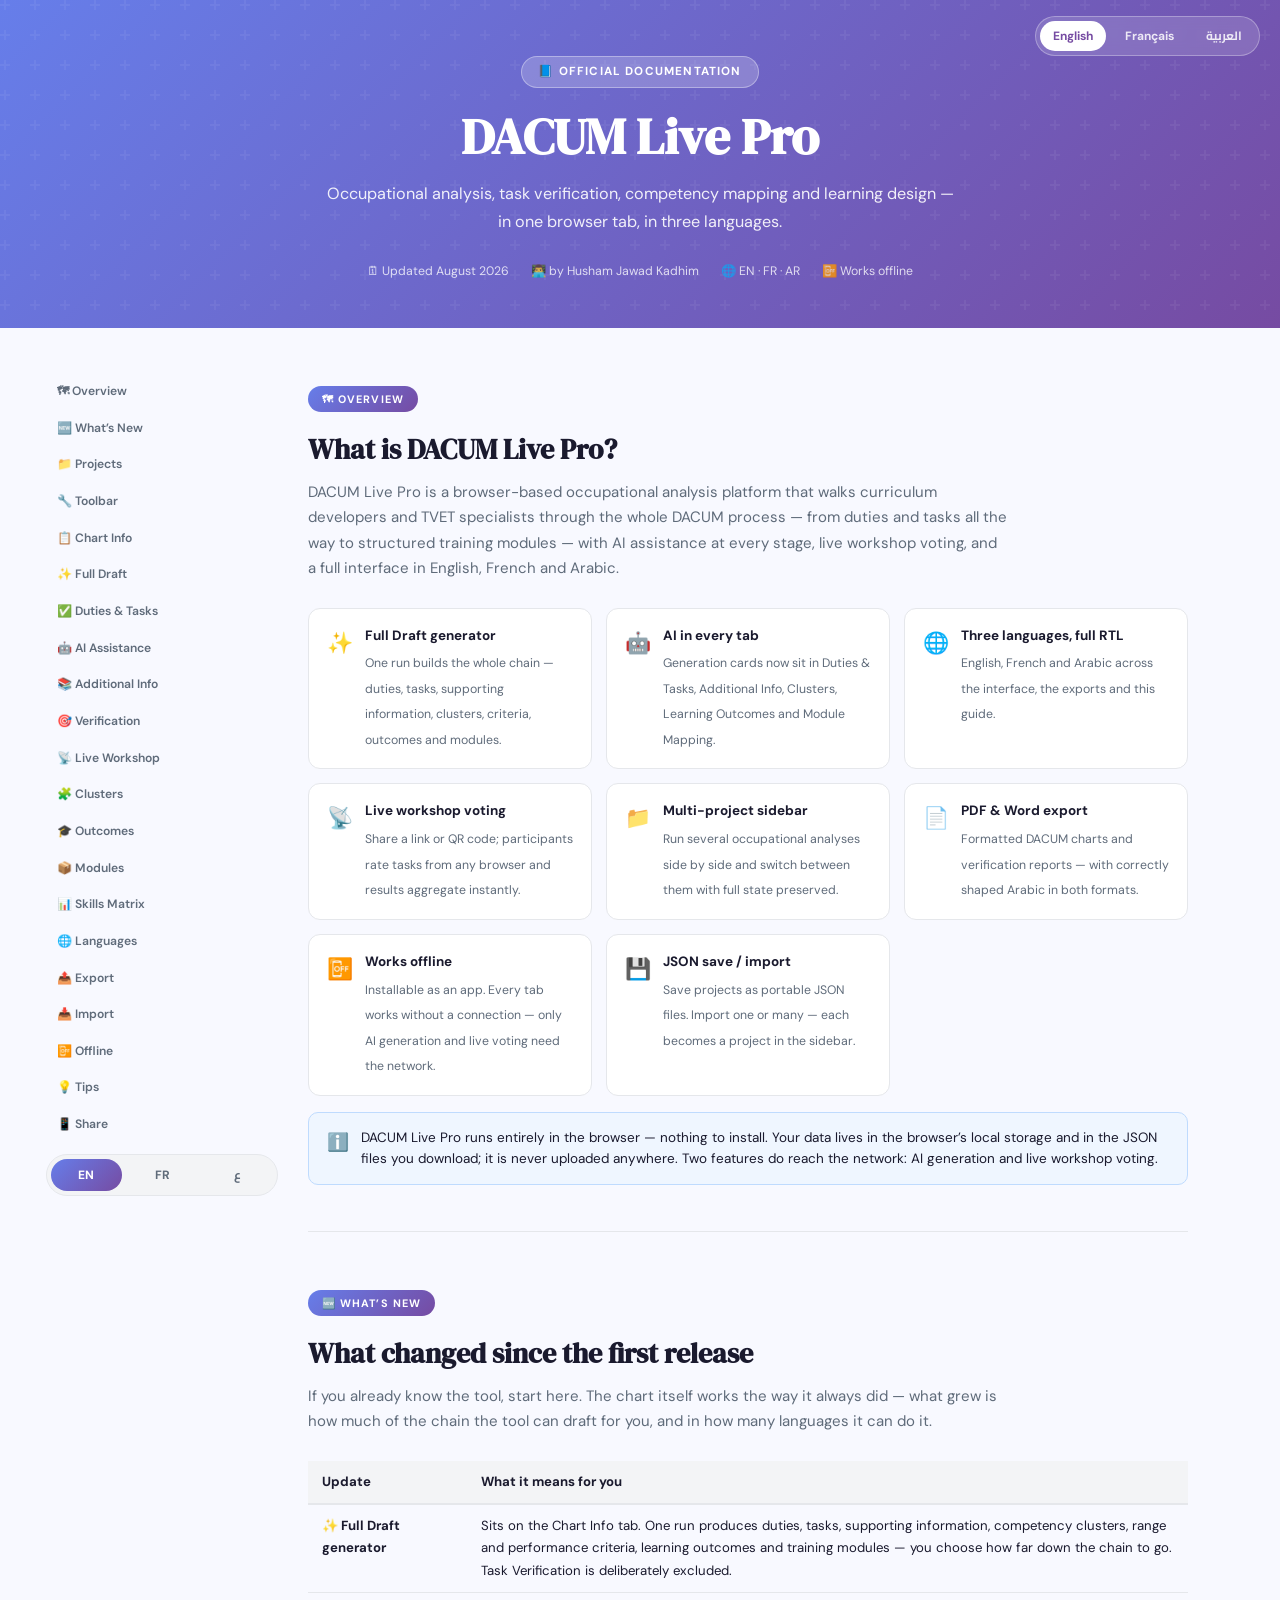
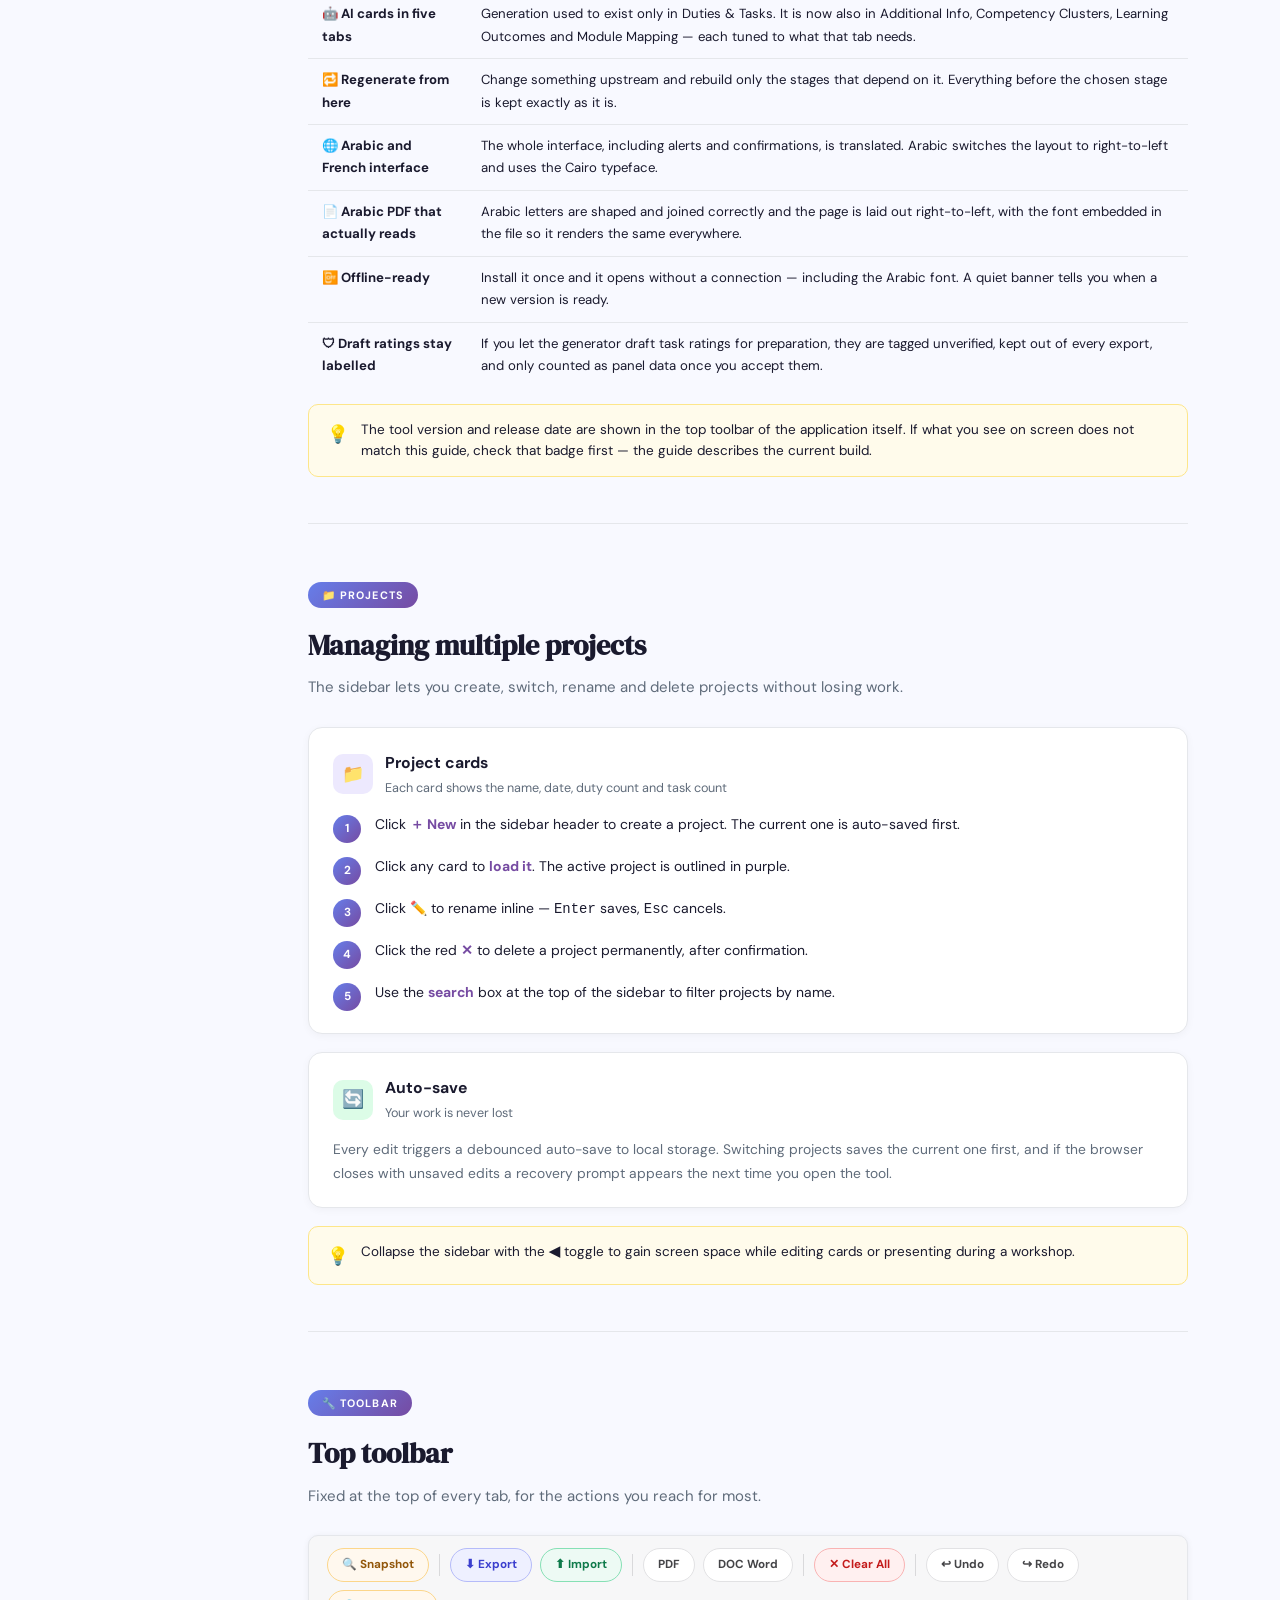
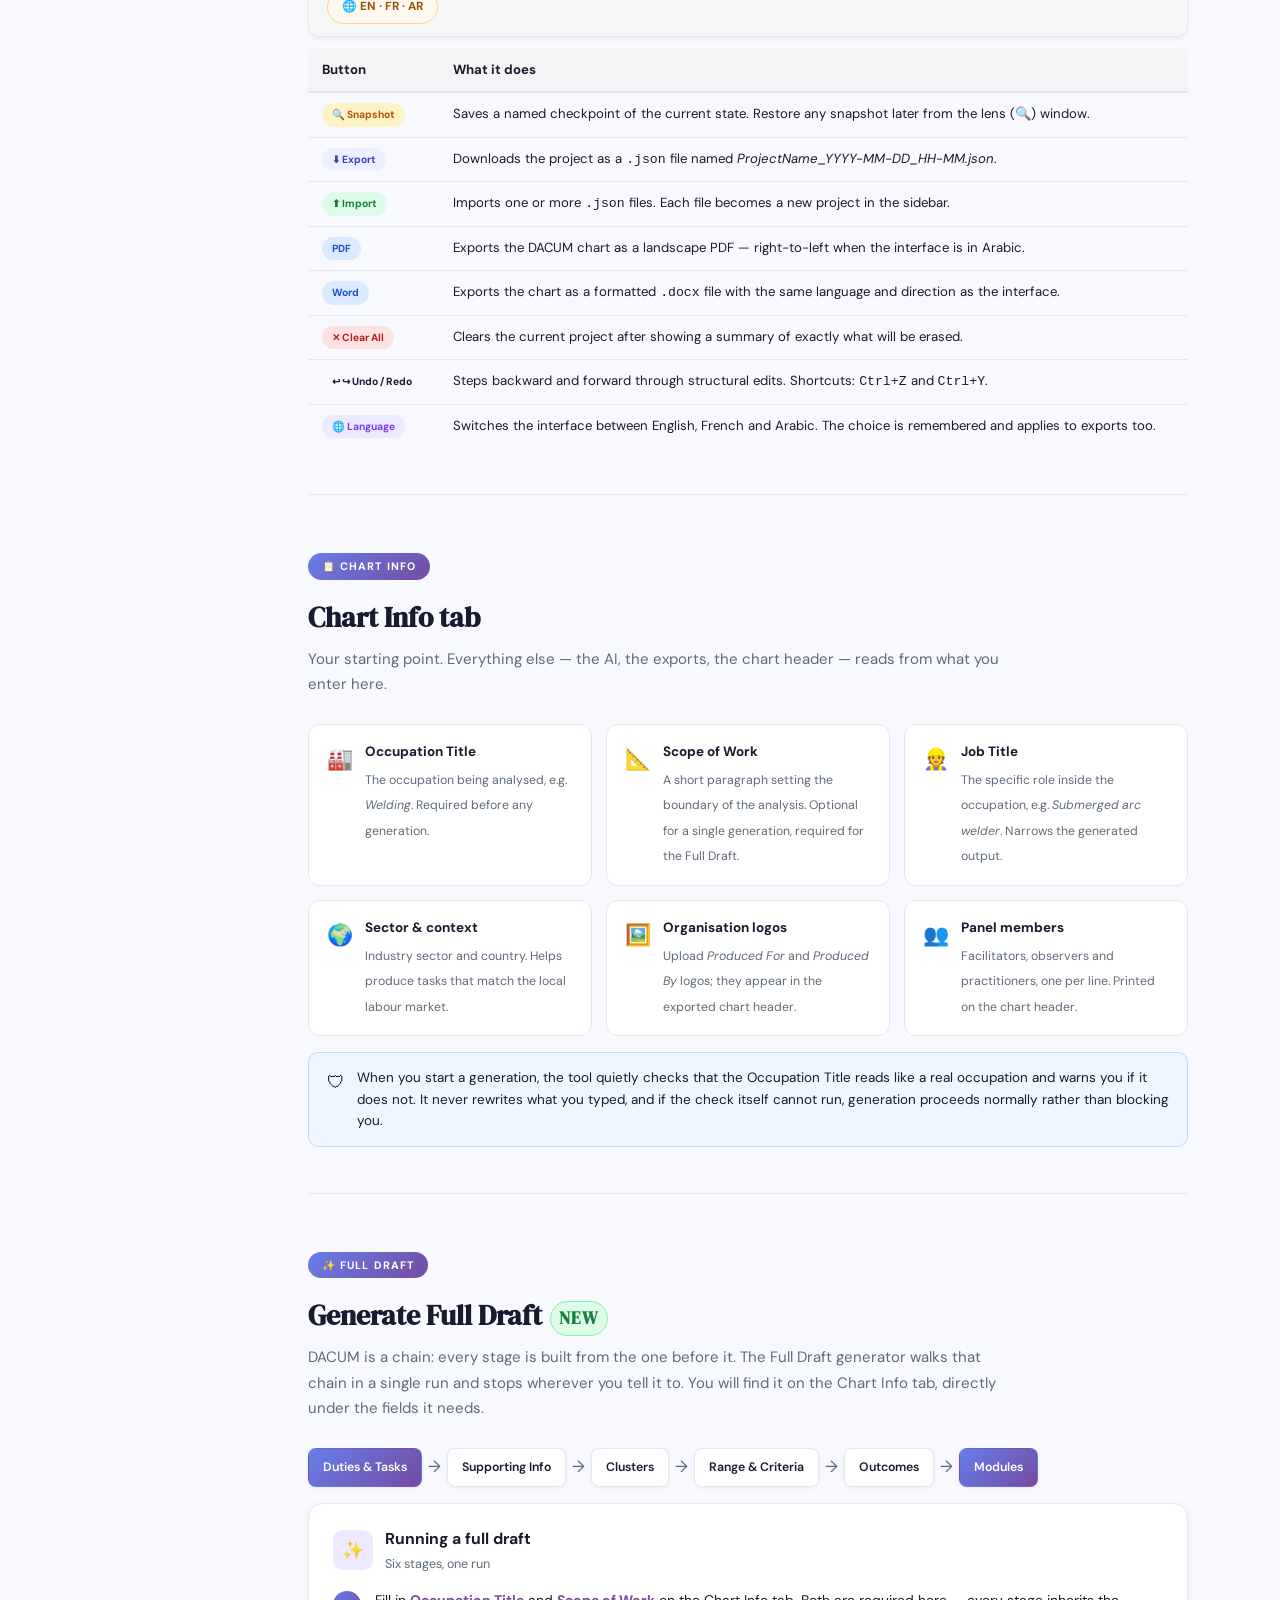
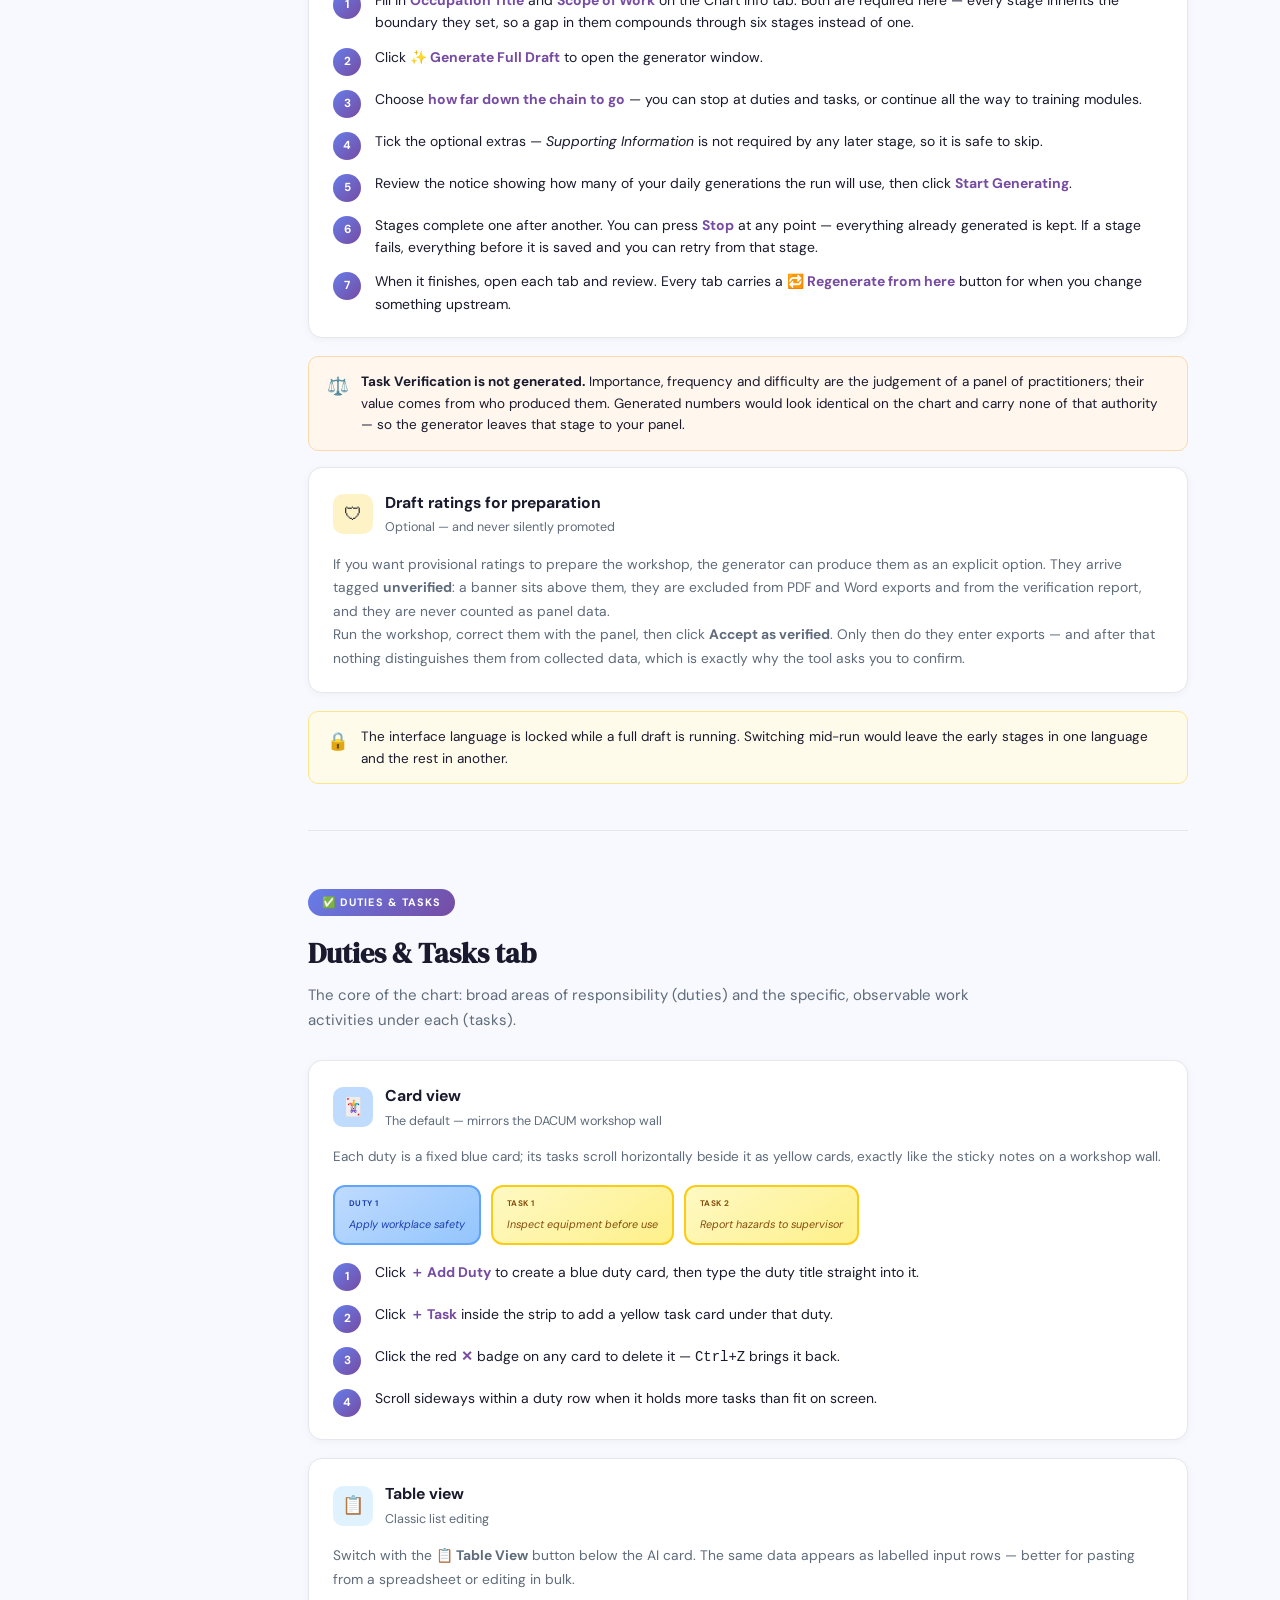
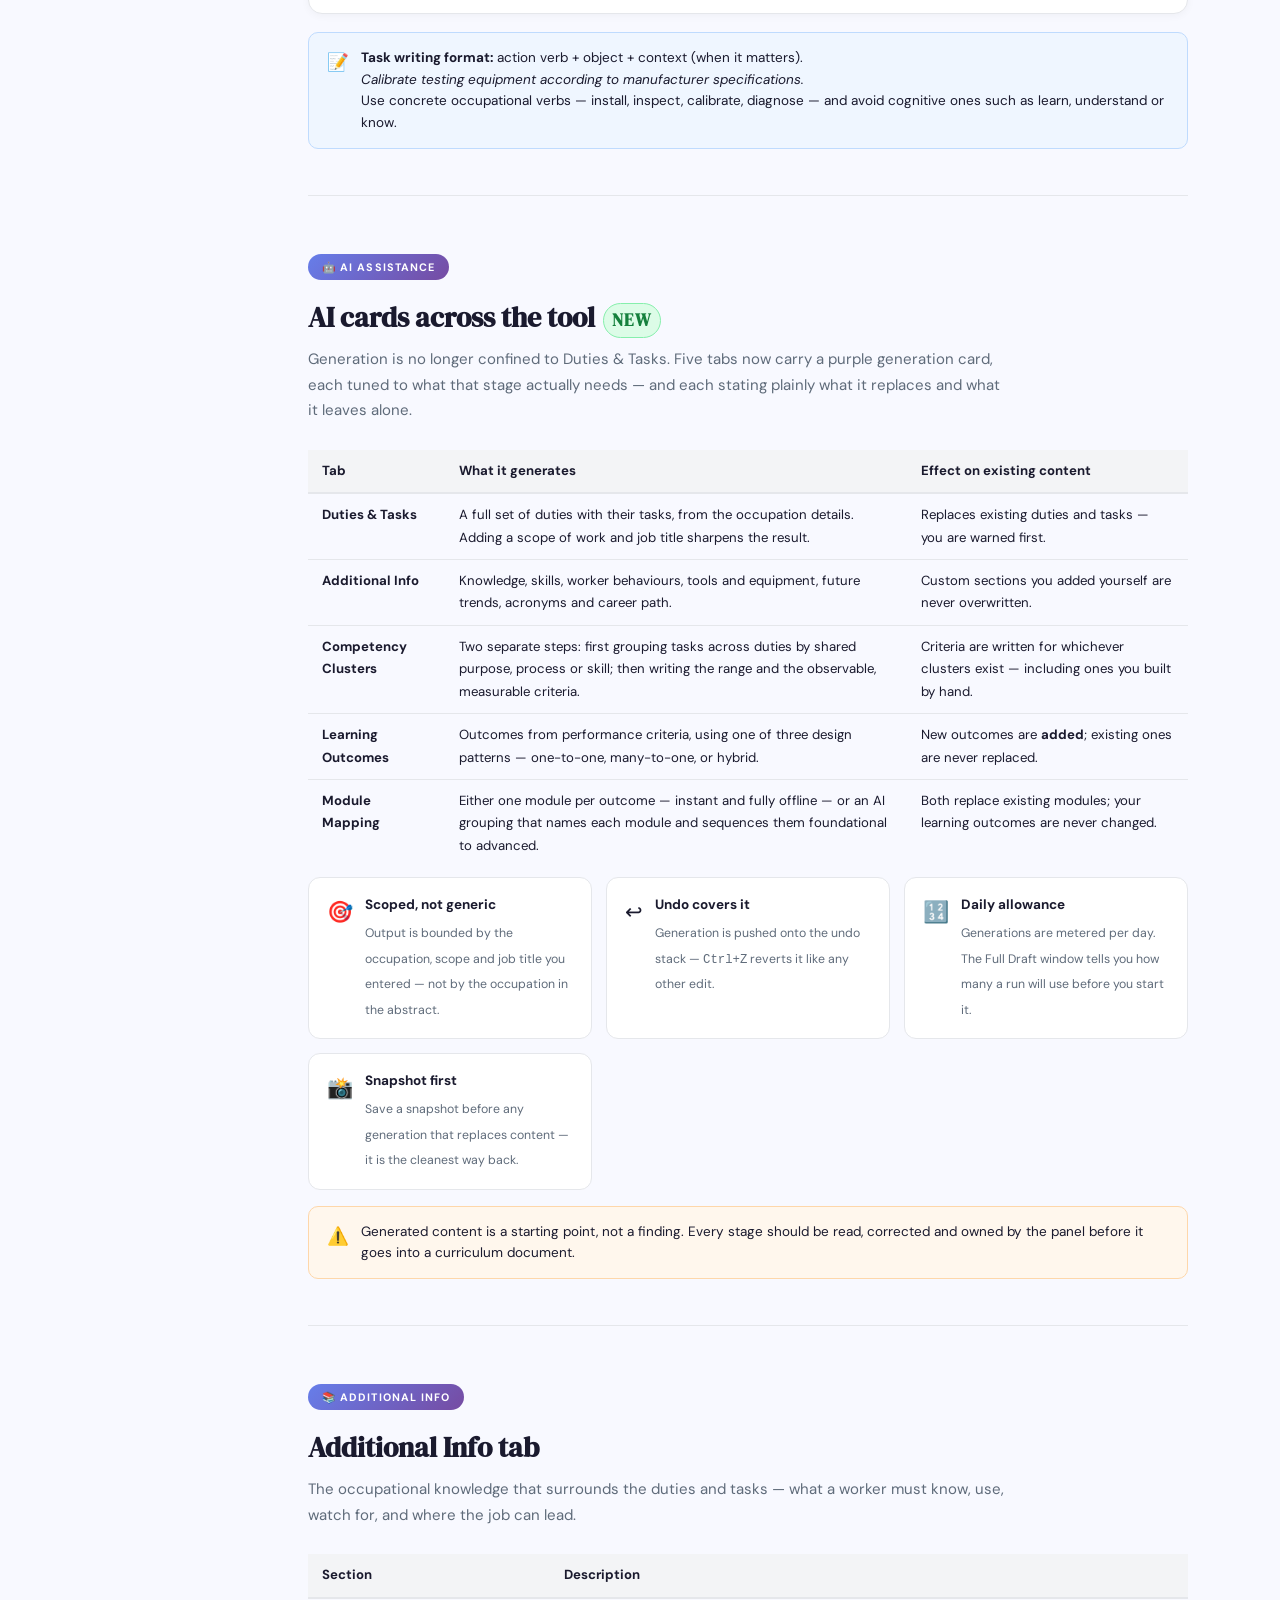
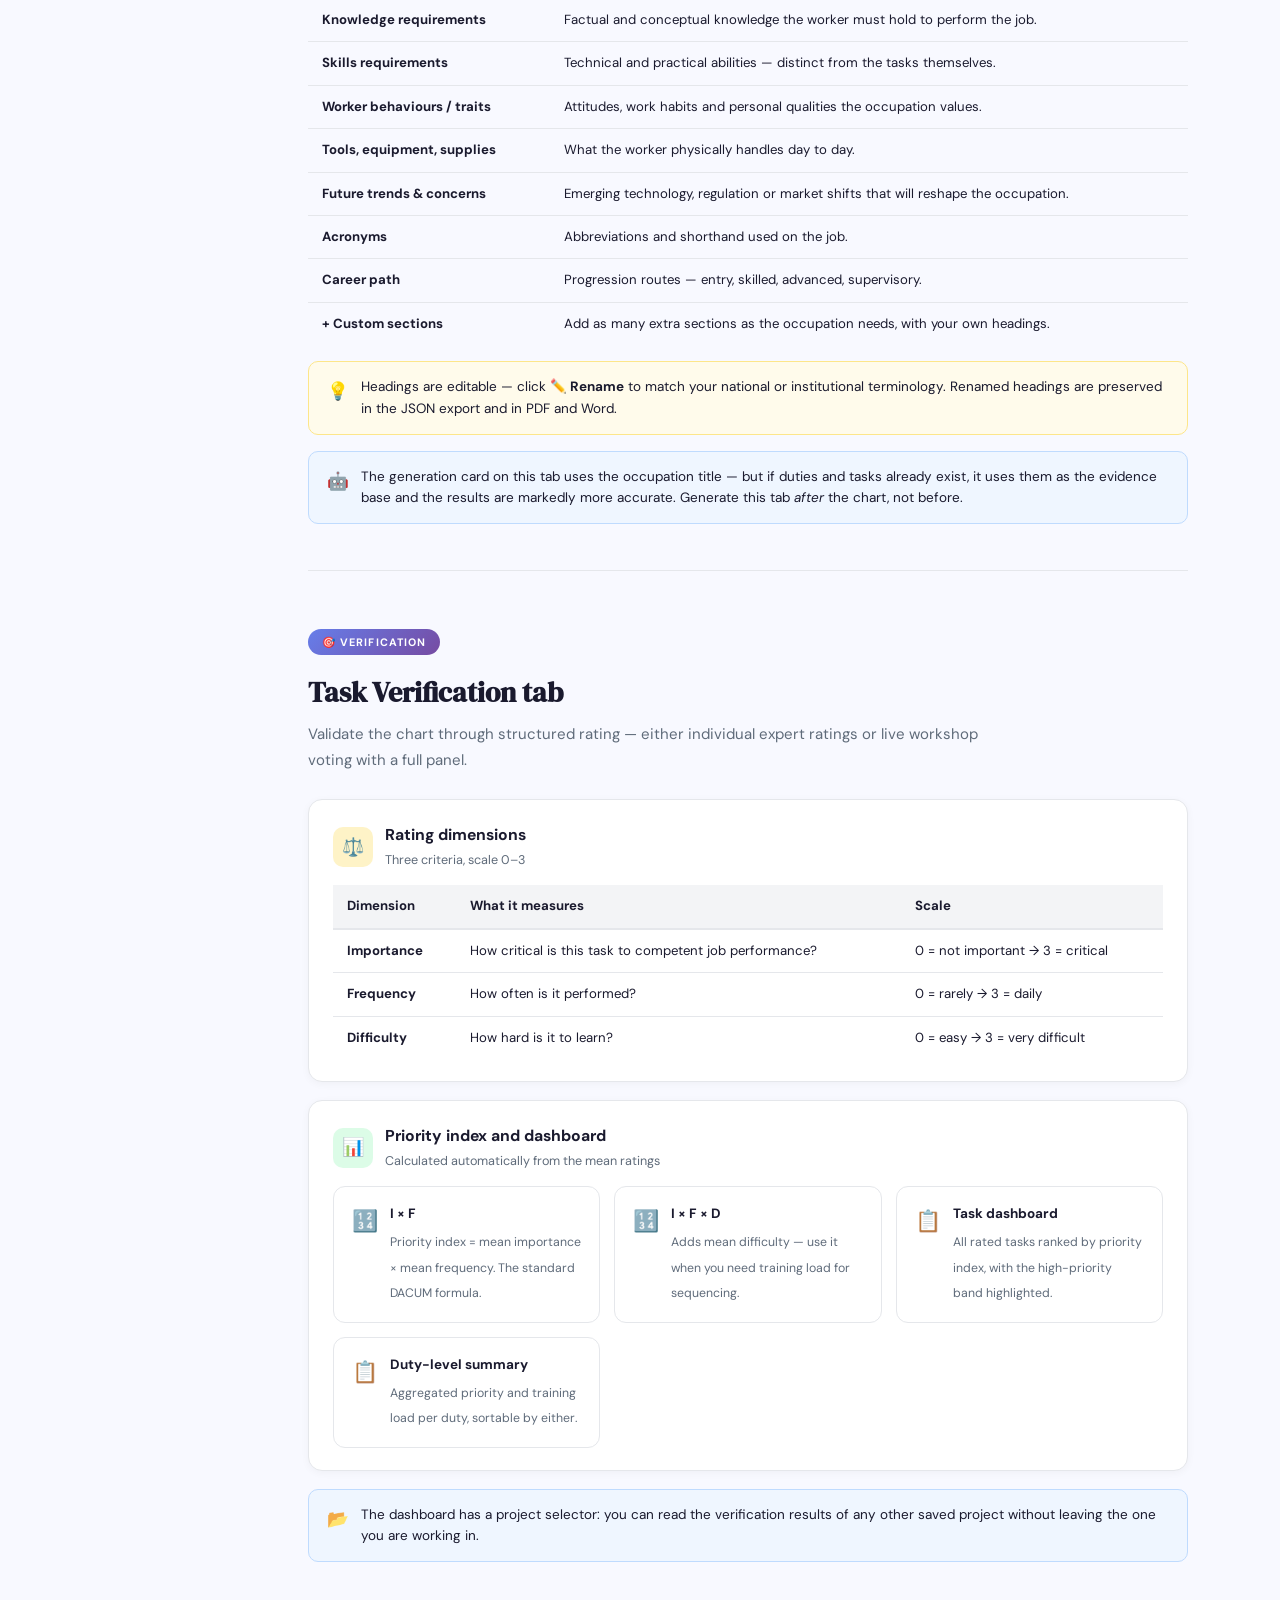
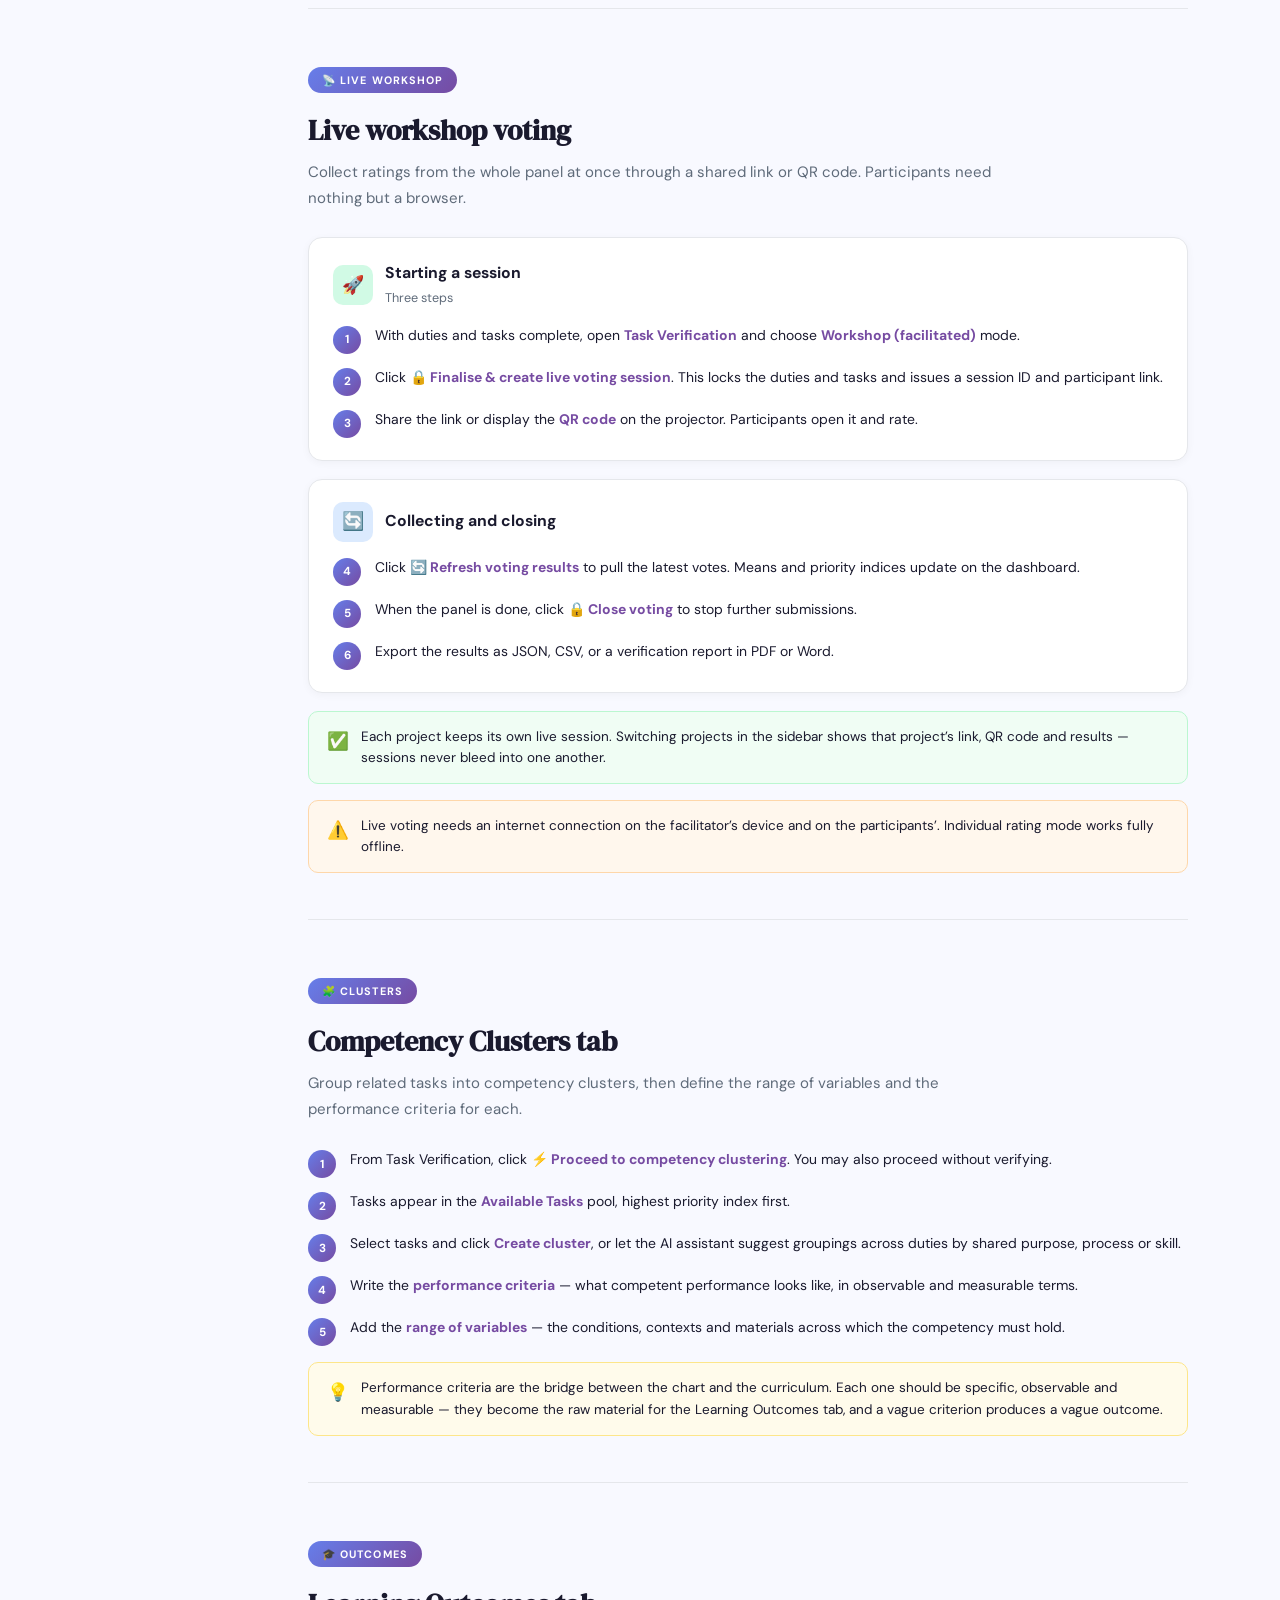
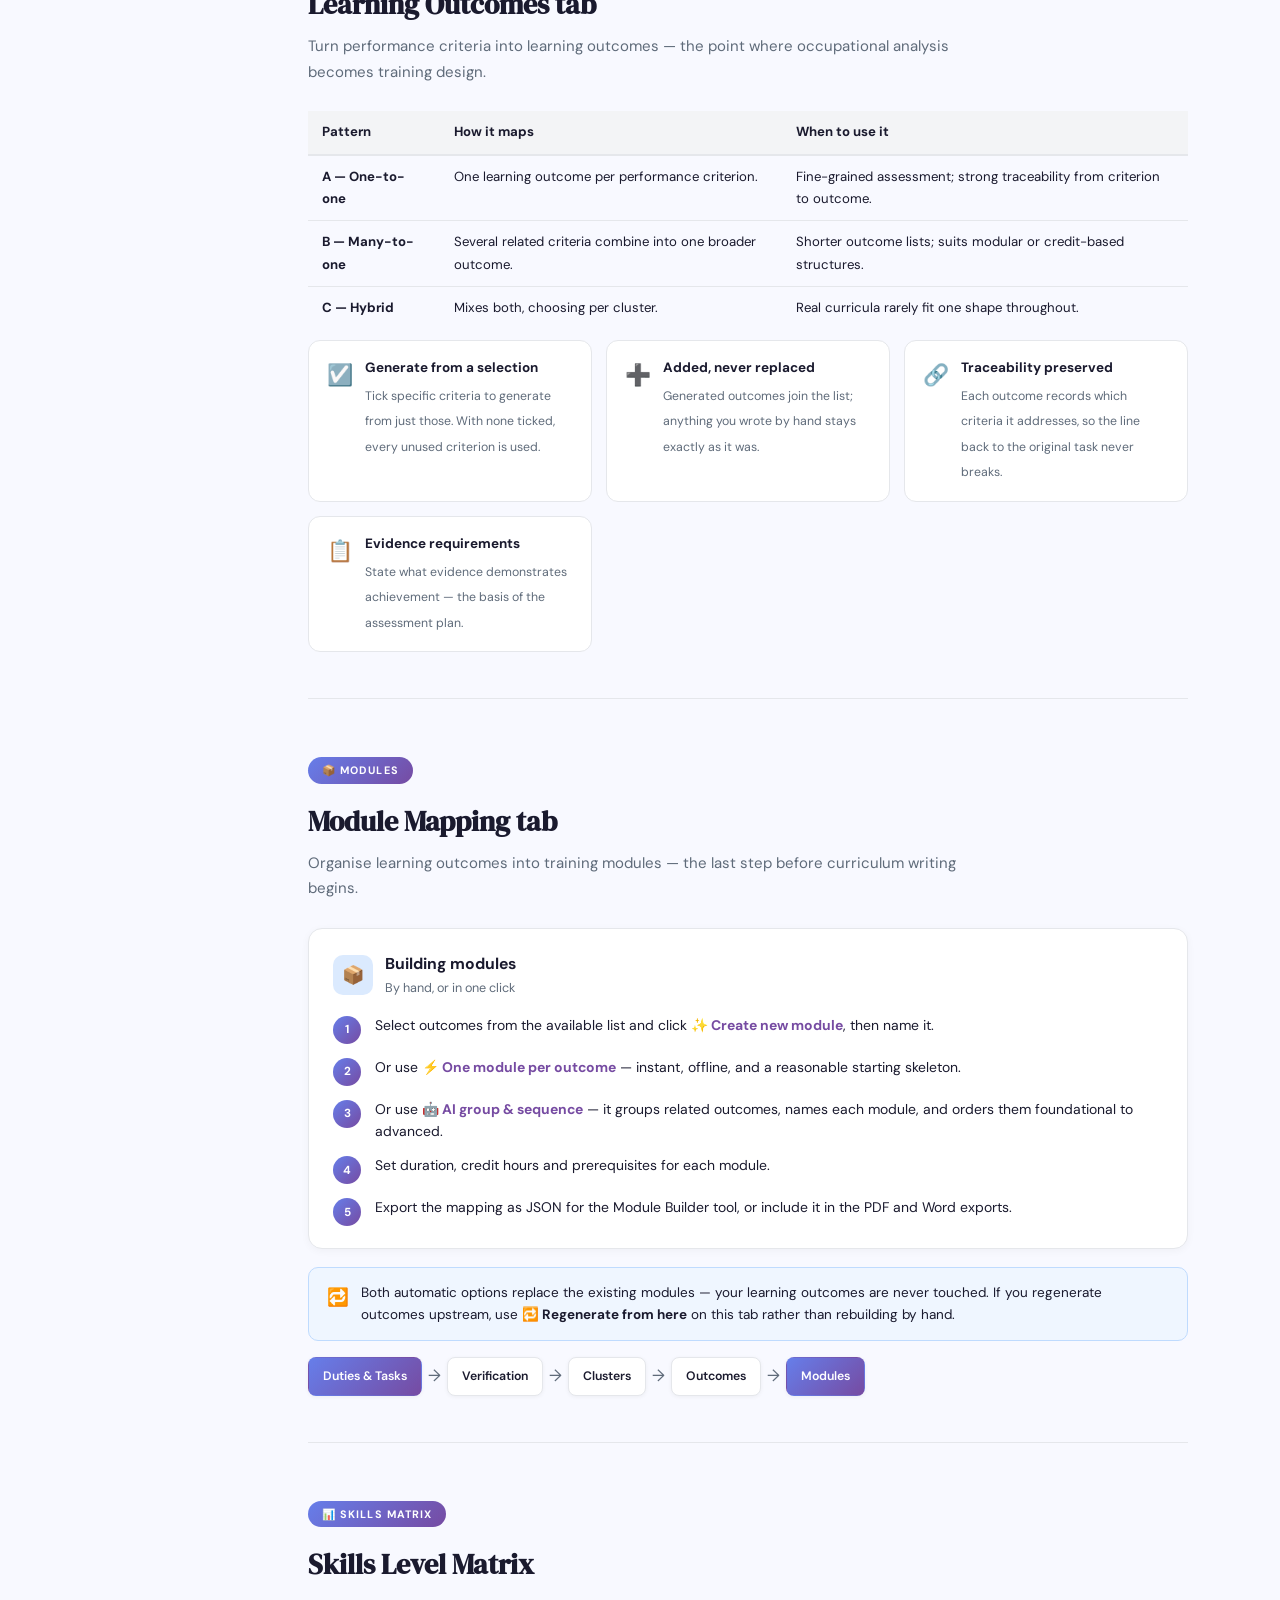
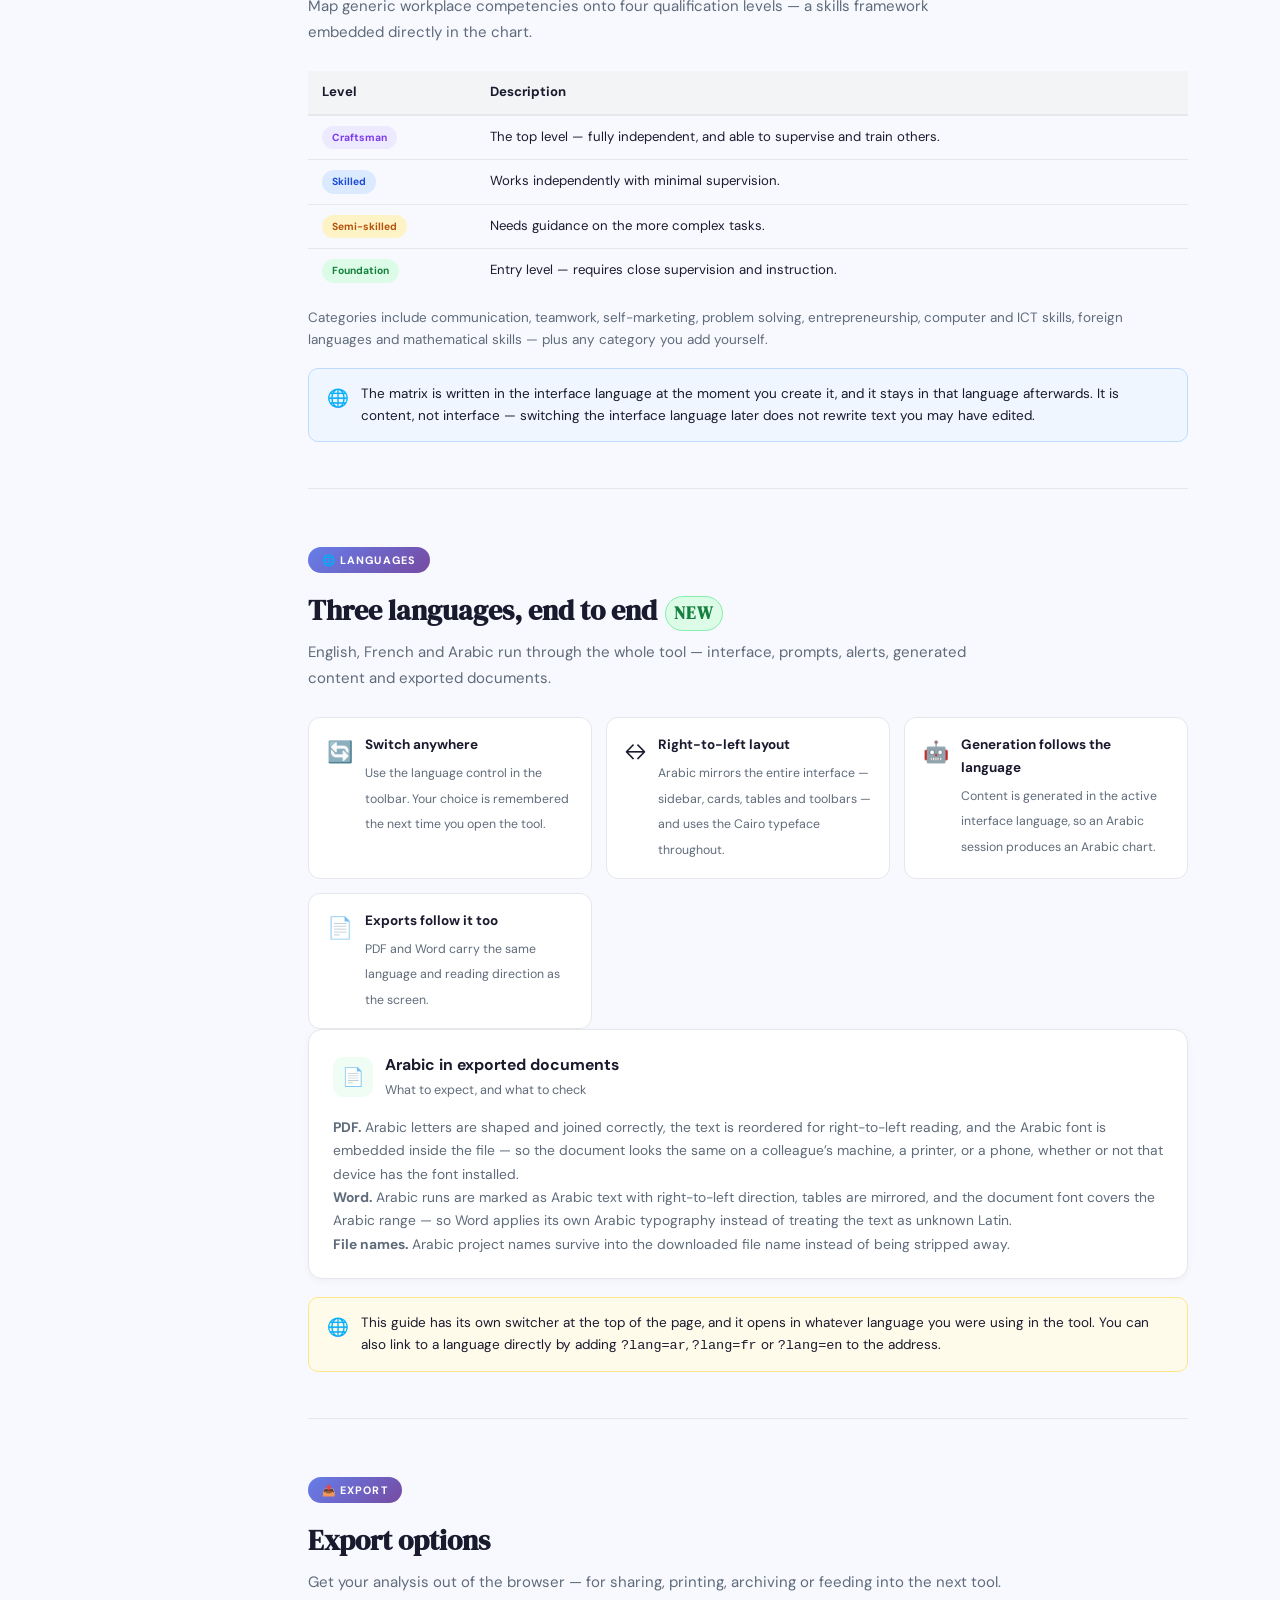
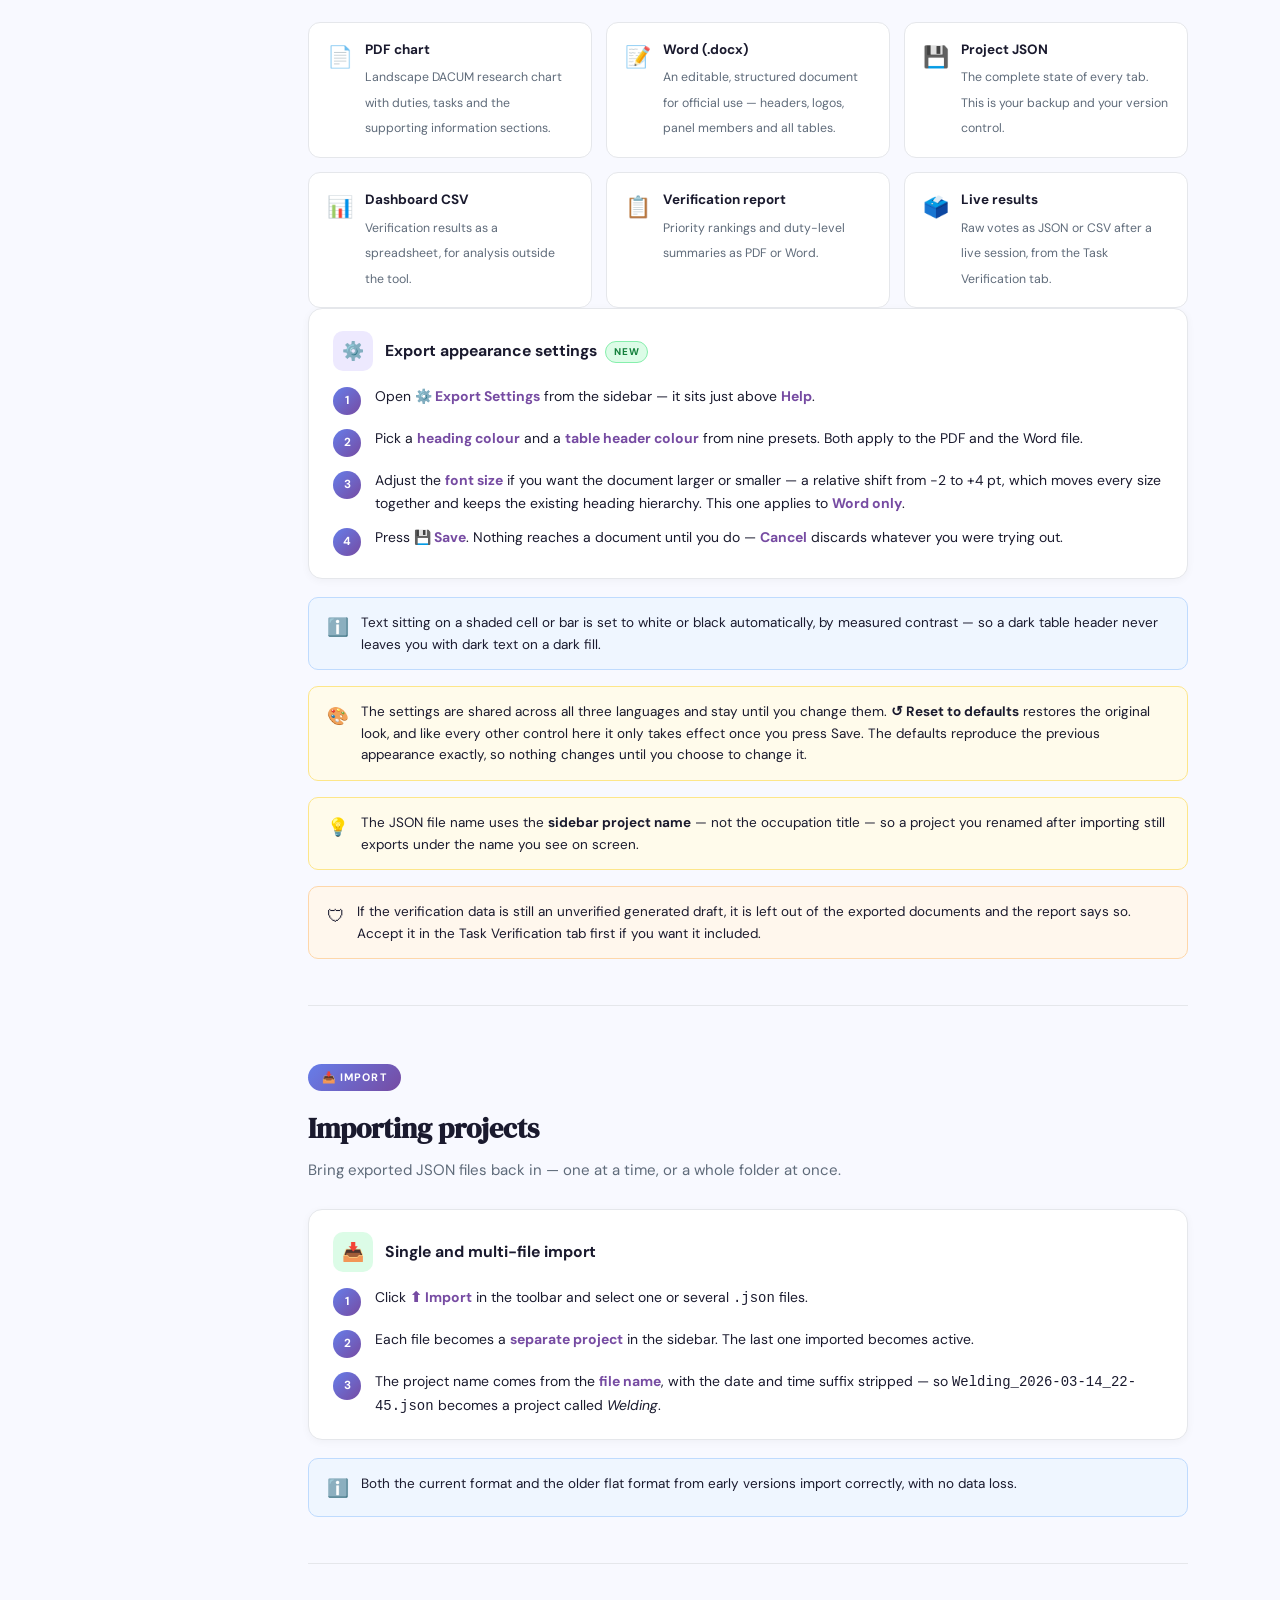
<file: DACUM_Live_Pro_User_Guide.html>
<!DOCTYPE html>
<html lang="en">
<head>
<meta charset="UTF-8">
<meta name="viewport" content="width=device-width, initial-scale=1.0">
<title>DACUM Live Pro — User Guide</title>
<meta name="description" content="User guide for DACUM Live Pro — occupational analysis, task verification, competency mapping and learning design. Available in English, French and Arabic.">
<!--
  DACUM Live Pro — User Guide (EN / FR / AR)

  One file, three languages. Every translatable element carries a
  data-k attribute and its ENGLISH text is already in the markup, so
  the page reads correctly even if the script never runs. The
  dictionary at the bottom holds all three languages and the switcher
  swaps innerHTML.

  TO EDIT: change the text in the markup AND the matching entry in the
  dictionary, or the English on screen will disagree with the English
  in the dictionary the moment someone switches language and back.

  Generated from build.py — regenerate rather than hand-editing when
  making large changes.
-->
<style>
  @import url('https://fonts.googleapis.com/css2?family=DM+Serif+Display:ital@0;1&family=DM+Sans:ital,opsz,wght@0,9..40,300;0,9..40,500;0,9..40,700;1,9..40,300&family=Cairo:wght@400;600;700&display=swap');

  /* Cairo is loaded from the app's own fonts/ folder first — the guide
     ships next to index.html on GitHub Pages, so the file is already
     there and the Arabic text renders offline. The Google copy is only
     a fallback for anyone who opens this file on its own. */
  @font-face {
    font-family: 'CairoLocal';
    src: url('fonts/Cairo.woff2') format('woff2');
    font-weight: 400 700;
    font-display: swap;
  }

  :root {
    --ink:    #1a1a2e;
    --muted:  #5f6b7a;
    --accent: #667eea;
    --accent2:#764ba2;
    --green:  #10b981;
    --amber:  #f59e0b;
    --red:    #ef4444;
    --border: #e5e7eb;
    --bg:     #f8f9ff;
    --card:   #ffffff;
    --grad:   linear-gradient(135deg,#667eea 0%,#764ba2 100%);
  }

  *, *::before, *::after { box-sizing: border-box; margin: 0; padding: 0; }
  html { scroll-behavior: smooth; }

  body {
    font-family: 'DM Sans', sans-serif;
    font-size: 15px;
    line-height: 1.7;
    color: var(--ink);
    background: var(--bg);
  }

  /* ── RTL ──────────────────────────────────────────────────────
     Arabic uses Cairo everywhere and drops the serif display face,
     which has no Arabic glyphs at all — leaving it in place would
     silently fall back to a system font for headings only, so the
     page would mix two typefaces. */
  html[dir="rtl"] body,
  html[dir="rtl"] .hero h1,
  html[dir="rtl"] .section h2 { font-family: 'CairoLocal', 'Cairo', 'Segoe UI', Tahoma, sans-serif; }
  html[dir="rtl"] .section h2 { font-weight: 700; }
  html[dir="rtl"] .ref-table th { text-align: right; }
  html[dir="rtl"] .wf-arrow { transform: scaleX(-1); }
  html[dir="rtl"] kbd, html[dir="rtl"] code {
    direction: ltr; unicode-bidi: isolate; display: inline-block;
  }
  /* Latin product names, file names and formulas stay LTR inside Arabic
     prose. Marking them explicitly avoids the bidi algorithm dragging
     adjacent punctuation to the wrong side. */
  html[dir="rtl"] .ltr { direction: ltr; unicode-bidi: isolate; display: inline-block; }

  /* ── HERO ── */
  .hero {
    background: var(--grad);
    color: white;
    padding: 56px 24px 46px;
    text-align: center;
    position: relative;
    overflow: hidden;
  }
  .hero::before {
    content: '';
    position: absolute;
    inset: 0;
    background: url("data:image/svg+xml,%3Csvg width='60' height='60' viewBox='0 0 60 60' xmlns='http://www.w3.org/2000/svg'%3E%3Cg fill='none' fill-rule='evenodd'%3E%3Cg fill='%23ffffff' fill-opacity='0.05'%3E%3Cpath d='M36 34v-4h-2v4h-4v2h4v4h2v-4h4v-2h-4zm0-30V0h-2v4h-4v2h4v4h2V6h4V4h-4zM6 34v-4H4v4H0v2h4v4h2v-4h4v-2H6zM6 4V0H4v4H0v2h4v4h2V6h4V4H6z'/%3E%3C/g%3E%3C/g%3E%3C/svg%3E");
  }
  .hero > * { position: relative; }
  .hero-badge {
    display: inline-block;
    background: rgba(255,255,255,0.2);
    border: 1px solid rgba(255,255,255,0.35);
    border-radius: 999px;
    padding: 5px 16px;
    font-size: 0.78em;
    font-weight: 700;
    letter-spacing: 0.1em;
    text-transform: uppercase;
    margin-bottom: 18px;
  }
  .hero h1 {
    font-family: 'DM Serif Display', serif;
    font-size: clamp(2.1em, 6vw, 3.4em);
    line-height: 1.18;
    margin-bottom: 14px;
  }
  .hero p {
    font-size: 1.08em;
    opacity: 0.9;
    max-width: 640px;
    margin: 0 auto 26px;
  }
  .hero-meta {
    display: flex;
    justify-content: center;
    gap: 22px;
    flex-wrap: wrap;
    font-size: 0.82em;
    opacity: 0.78;
  }
  .hero-meta span { display: flex; align-items: center; gap: 5px; }

  /* ── LANGUAGE SWITCHER ── */
  .lang-bar {
    position: absolute;
    top: 16px;
    inset-inline-end: 20px;
    display: flex;
    gap: 6px;
    background: rgba(255,255,255,0.14);
    border: 1px solid rgba(255,255,255,0.3);
    border-radius: 999px;
    padding: 4px;
    backdrop-filter: blur(6px);
    z-index: 5;
  }
  .lang-btn {
    border: none;
    background: transparent;
    color: rgba(255,255,255,0.85);
    font: inherit;
    font-size: 0.8em;
    font-weight: 700;
    padding: 5px 13px;
    border-radius: 999px;
    cursor: pointer;
    transition: background 0.15s, color 0.15s;
    font-family: 'DM Sans', 'CairoLocal', 'Cairo', sans-serif;
  }
  .lang-btn:hover { background: rgba(255,255,255,0.18); }
  .lang-btn[aria-pressed="true"] { background: white; color: var(--accent2); }

  /* ── NAV ──────────────────────────────────────────────────
     One markup, two layouts. Narrow screens get a sticky bar whose
     button opens a panel listing every section; wide screens get a
     vertical sidebar that is always open. The horizontal strip this
     replaced needed a sideways drag to reach anything past the fourth
     item, and with 21 sections that put most of the document out of
     reach on a phone. */
  .toc {
    position: sticky;
    top: 0;
    z-index: 100;
    background: #ffffff;
    border-bottom: 1px solid var(--border);
    box-shadow: 0 1px 12px rgba(0,0,0,0.05);
  }
  .toc-toggle {
    display: flex;
    align-items: center;
    gap: 10px;
    width: 100%;
    padding: 13px 22px;
    background: none;
    border: none;
    font: inherit;
    font-size: 0.88em;
    font-weight: 700;
    color: var(--ink);
    text-align: start;
    cursor: pointer;
  }
  .toc-burger { font-size: 1.05em; color: var(--accent); }
  .toc-current {
    flex: 1;
    min-width: 0;
    white-space: nowrap;
    overflow: hidden;
    text-overflow: ellipsis;
  }
  .toc-chev { color: var(--muted); transition: transform 0.2s; }
  .toc.open .toc-chev { transform: rotate(180deg); }

  .toc-panel { display: none; }
  .toc.open .toc-panel {
    display: block;
    border-top: 1px solid var(--border);
    max-height: min(70vh, 560px);
    overflow-y: auto;
    padding: 10px 14px 16px;
  }
  .toc-list { display: grid; grid-template-columns: 1fr; gap: 2px; }
  .toc-list a {
    display: block;
    padding: 10px 12px;
    border-radius: 8px;
    font-size: 0.84em;
    font-weight: 600;
    color: var(--muted);
    text-decoration: none;
    overflow: hidden;
    text-overflow: ellipsis;
    transition: background 0.12s, color 0.12s;
  }
  @media (min-width: 560px) and (max-width: 1079px) {
    .toc-list { grid-template-columns: 1fr 1fr; }
  }
  .toc-list a:hover { background: #f3f4f6; color: var(--accent); }
  .toc-list a.active { background: var(--grad); color: #ffffff; }

  /* Second language control, inside the sticky nav. The hero one
     scrolls out of view almost immediately on a long document. */
  .lang-inline {
    display: none;
    gap: 5px;
    background: #f3f4f6;
    border: 1px solid var(--border);
    border-radius: 999px;
    padding: 4px;
    margin-top: 14px;
  }
  .toc.open .lang-inline { display: flex; margin: 0 14px 16px; }
  .lang-inline .lang-btn { flex: 1; text-align: center; color: var(--muted); padding: 6px 8px; }
  .lang-inline .lang-btn:hover { background: #e5e7eb; }
  .lang-inline .lang-btn[aria-pressed="true"] { background: var(--grad); color: #ffffff; }

  /* ── LAYOUT ── */
  .layout { max-width: 1240px; margin: 0 auto; }
  .container { max-width: 860px; margin: 0 auto; padding: 0 24px 80px; }

  /* Wide screens: the panel stops being a panel and becomes a column
     that travels with the reader. */
  @media (min-width: 1080px) {
    .layout {
      display: flex;
      align-items: flex-start;
      gap: 30px;
      padding: 0 26px;
    }
    .toc {
      position: sticky;
      top: 22px;
      flex: 0 0 232px;
      width: 232px;
      margin-top: 46px;
      background: none;
      backdrop-filter: none;
      border: none;
      box-shadow: none;
    }
    .toc-toggle { display: none; }
    .toc-panel {
      display: block;
      max-height: calc(100vh - 66px);
      overflow-y: auto;
      padding: 0 4px 0 0;
      border: none;
    }
    .toc-list { grid-template-columns: 1fr; }
    .toc-list a { white-space: normal; padding: 7px 11px; font-size: 0.81em; }
    /* Room for the language control below the list. */
    .toc-panel { max-height: calc(100vh - 128px); }
    .lang-inline { display: flex; margin-top: 12px; }
    .container { flex: 1; min-width: 0; max-width: 880px; margin: 0; padding: 0 0 90px; }
  }

  /* ── BACK TO TOP ──
     21 sections is a long way back to the language switcher and the
     hero. */
  .to-top {
    position: fixed;
    inset-inline-end: 20px;
    bottom: 20px;
    width: 44px;
    height: 44px;
    border: none;
    border-radius: 50%;
    background: var(--grad);
    color: #ffffff;
    font-size: 1.15em;
    cursor: pointer;
    box-shadow: 0 4px 16px rgba(0,0,0,0.2);
    opacity: 0;
    pointer-events: none;
    transition: opacity 0.2s;
    z-index: 90;
  }
  .to-top.show { opacity: 1; pointer-events: auto; }

  /* ── SECTION ── */
  .section { margin-top: 58px; scroll-margin-top: 66px; }
  @media (min-width: 1080px) { .section { scroll-margin-top: 22px; } }
  .section-label {
    display: inline-flex;
    align-items: center;
    gap: 8px;
    background: var(--grad);
    color: white;
    font-size: 0.72em;
    font-weight: 700;
    letter-spacing: 0.1em;
    text-transform: uppercase;
    padding: 4px 14px;
    border-radius: 999px;
    margin-bottom: 14px;
  }
  .section h2 {
    font-family: 'DM Serif Display', serif;
    font-size: 1.85em;
    color: var(--ink);
    margin-bottom: 6px;
  }
  .section > p.lead {
    color: var(--muted);
    font-size: 1em;
    margin-bottom: 26px;
    max-width: 700px;
  }

  /* ── NEW BADGE ── */
  .new-tag {
    display: inline-block;
    background: #dcfce7;
    color: #15803d;
    border: 1px solid #86efac;
    font-size: 0.62em;
    font-weight: 800;
    letter-spacing: 0.08em;
    text-transform: uppercase;
    padding: 2px 8px;
    border-radius: 999px;
    vertical-align: middle;
    margin-inline-start: 8px;
  }

  /* ── CARDS ── */
  .card {
    background: var(--card);
    border: 1px solid var(--border);
    border-radius: 14px;
    padding: 22px 24px;
    margin-bottom: 18px;
    box-shadow: 0 2px 8px rgba(0,0,0,0.04);
  }
  .card-header { display: flex; align-items: center; gap: 12px; margin-bottom: 14px; }
  .card-icon {
    width: 40px; height: 40px; border-radius: 10px;
    display: flex; align-items: center; justify-content: center;
    font-size: 1.2em; flex-shrink: 0;
  }
  .card h3 { font-size: 1.05em; font-weight: 700; color: var(--ink); }
  .card h3 small {
    display: block; font-size: 0.8em; font-weight: 400;
    color: var(--muted); margin-top: 1px;
  }

  /* ── STEP LIST ── */
  .steps { display: flex; flex-direction: column; gap: 12px; }
  .step { display: flex; gap: 14px; align-items: flex-start; }
  .step-num {
    width: 28px; height: 28px; border-radius: 50%;
    background: var(--grad); color: white;
    font-size: 0.78em; font-weight: 700;
    display: flex; align-items: center; justify-content: center;
    flex-shrink: 0; margin-top: 2px;
  }
  .step p { font-size: 0.93em; color: var(--ink); line-height: 1.6; }
  .step p strong { color: var(--accent2); }

  /* ── FEATURE GRID ── */
  .feat-grid {
    display: grid;
    grid-template-columns: repeat(auto-fill, minmax(240px, 1fr));
    gap: 14px;
    margin-top: 10px;
  }
  .feat {
    background: white; border: 1px solid var(--border);
    border-radius: 12px; padding: 16px 18px;
    display: flex; gap: 12px; align-items: flex-start;
  }
  .feat-ico { font-size: 1.4em; flex-shrink: 0; margin-top: 1px; }
  .feat strong { display: block; font-size: 0.9em; color: var(--ink); margin-bottom: 3px; }
  .feat span { font-size: 0.82em; color: var(--muted); line-height: 1.5; }

  /* ── BADGE PILLS ── */
  .pill {
    display: inline-flex; align-items: center; gap: 4px;
    border-radius: 999px; padding: 3px 10px;
    font-size: 0.78em; font-weight: 700;
  }
  .pill-green  { background: #dcfce7; color: #15803d; }
  .pill-blue   { background: #dbeafe; color: #1d4ed8; }
  .pill-amber  { background: #fef3c7; color: #b45309; }
  .pill-purple { background: #ede9fe; color: #7c3aed; }
  .pill-red    { background: #fee2e2; color: #b91c1c; }
  .pill-indigo { background: #eef0ff; color: #3b3fce; }

  /* ── TOOLBAR DEMO ── */
  .toolbar-demo {
    background: #f7f7f8; border: 1px solid var(--border);
    border-radius: 10px; padding: 12px 18px;
    display: flex; align-items: center; gap: 8px;
    flex-wrap: wrap; margin: 12px 0;
    box-shadow: 0 1px 6px rgba(0,0,0,0.06);
  }
  .tb-btn {
    display: inline-flex; align-items: center; gap: 5px;
    padding: 6px 14px; border-radius: 999px;
    font-size: 0.78em; font-weight: 700;
    white-space: nowrap; border: 1.5px solid;
  }
  .tb-amber  { background: #fff8ee; border-color: #fcd68a; color: #92570a; }
  .tb-indigo { background: #eef0ff; border-color: #b5bbf9; color: #3b3fce; }
  .tb-green  { background: #edfaf4; border-color: #86e0b5; color: #0e7a4a; }
  .tb-ghost  { background: #ffffff; border-color: #e2e2e4; color: #444447; }
  .tb-red    { background: #fff0f0; border-color: #f9b3b3; color: #c41c1c; }
  .tb-undo   { background: #ffffff; border-color: #e2e2e4; color: #444447; }
  .tb-sep    { width: 1px; height: 22px; background: #d9d9db; margin: 0 2px; }

  /* ── FLOW DIAGRAM ── */
  .workflow { display: flex; align-items: center; gap: 0; flex-wrap: wrap; margin: 16px 0; row-gap: 10px; }
  .wf-step { display: flex; align-items: center; gap: 0; }
  .wf-box {
    background: white; border: 1.5px solid var(--border);
    border-radius: 8px; padding: 8px 14px;
    font-size: 0.82em; font-weight: 600; color: var(--ink);
    white-space: nowrap; box-shadow: 0 1px 4px rgba(0,0,0,0.05);
  }
  .wf-box.active { background: var(--grad); color: white; border-color: transparent; }
  .wf-arrow { font-size: 1.1em; color: var(--muted); padding: 0 6px; }

  /* ── TABLE ── */
  .ref-table { width: 100%; border-collapse: collapse; font-size: 0.88em; margin-top: 12px; }
  .ref-table th {
    background: #f3f4f6; padding: 10px 14px; text-align: left;
    font-weight: 700; color: var(--ink); border-bottom: 2px solid var(--border);
  }
  .ref-table td {
    padding: 10px 14px; border-bottom: 1px solid var(--border);
    vertical-align: top; color: var(--ink);
  }
  .ref-table tr:last-child td { border-bottom: none; }
  .ref-table tr:hover td { background: #fafafa; }

  /* ── CALLOUT ── */
  .callout {
    border-radius: 10px; padding: 14px 18px; margin: 16px 0;
    display: flex; gap: 12px; align-items: flex-start;
    font-size: 0.9em; line-height: 1.6;
  }
  .callout-tip  { background: #fffbeb; border: 1px solid #fde68a; }
  .callout-info { background: #eff6ff; border: 1px solid #bfdbfe; }
  .callout-warn { background: #fff7ed; border: 1px solid #fed7aa; }
  .callout-ok   { background: #f0fdf4; border: 1px solid #bbf7d0; }
  .callout-icon { font-size: 1.3em; flex-shrink: 0; margin-top: 1px; }

  /* ── CARD VIEW SAMPLE ── */
  .card-sample { display: flex; gap: 10px; flex-wrap: wrap; margin: 16px 0; }
  .duty-chip {
    background: linear-gradient(145deg,#bfdbfe,#93c5fd);
    border: 2px solid #60a5fa; border-radius: 12px;
    padding: 10px 14px; font-size: 0.8em; font-weight: 700;
    color: #1e40af; min-width: 100px;
  }
  .task-chip {
    background: linear-gradient(145deg,#fef9c3,#fef08a);
    border: 2px solid #facc15; border-radius: 12px;
    padding: 10px 14px; font-size: 0.8em; font-weight: 700;
    color: #854d0e; min-width: 100px;
  }
  .chip-label { font-size: 0.68em; letter-spacing: 0.06em; text-transform: uppercase; margin-bottom: 4px; }
  .chip-text  { font-size: 0.9em; font-style: italic; font-weight: 400; }

  /* ── QR SLOT (filled in manually) ── */
  .qr-slot {
    display: flex; align-items: center; gap: 18px; flex-wrap: wrap;
    background: white; border: 1px solid var(--border);
    border-radius: 14px; padding: 18px 20px; margin-top: 18px;
  }
  .qr-box {
    width: 132px; height: 132px; flex-shrink: 0;
    border: 2px dashed #cbd5e1; border-radius: 12px;
    display: flex; flex-direction: column; align-items: center;
    justify-content: center; gap: 4px; color: #94a3b8;
    font-size: 0.75em; font-weight: 600; text-align: center; padding: 6px;
  }
  .qr-box img { width: 100%; height: 100%; object-fit: contain; border-radius: 8px; }

  /* ── FOOTER ── */
  .guide-footer {
    background: var(--ink); color: rgba(255,255,255,0.7);
    text-align: center; padding: 36px 24px; font-size: 0.85em;
  }
  .guide-footer strong { color: white; }
  .guide-footer a { color: #a5b4fc; text-decoration: none; }

  hr.section-divider { border: none; border-top: 1px solid var(--border); margin: 46px 0 0; }

  @media (max-width: 640px) {
    .feat-grid { grid-template-columns: 1fr; }
    .hero h1   { font-size: 1.9em; }
    .hero      { padding-top: 72px; }
    .lang-bar  { top: 14px; inset-inline-end: 50%; transform: translateX(50%); }
    html[dir="rtl"] .lang-bar { transform: translateX(-50%); }
    .workflow  { flex-direction: column; align-items: flex-start; }
  }

  /* ── PRINT ──
     Whatever language is on screen is the language that prints; the
     switcher and the sticky nav are screen furniture and go away. */
  @media print {
    .lang-bar, .toc, .to-top { display: none !important; }
    body { background: white; font-size: 11pt; }
    .hero { background: var(--accent2) !important; -webkit-print-color-adjust: exact; print-color-adjust: exact; }
    .section { page-break-inside: avoid; margin-top: 26px; }
    .card, .callout, .feat { page-break-inside: avoid; }
    .container { max-width: none; padding-bottom: 0; }
  }
</style>
</head>
<body>

<div class="hero">
  <div class="lang-bar" role="group" aria-label="Language">
    <button class="lang-btn" data-lang="en" lang="en">English</button>
    <button class="lang-btn" data-lang="fr" lang="fr">Français</button>
    <button class="lang-btn" data-lang="ar" lang="ar">العربية</button>
  </div>
  <div class="hero-badge" data-k="k307">📘 Official documentation</div>
  <h1 data-k="k308">DACUM Live Pro</h1>
  <p data-k="k309">Occupational analysis, task verification, competency mapping and learning design — in one browser tab, in three languages.</p>
  <div class="hero-meta"><span data-k="k310">🗓 Updated August 2026</span><span data-k="k311">👨‍💻 by Husham Jawad Kadhim</span><span data-k="k312">🌐 EN · FR · AR</span><span data-k="k313">📴 Works offline</span></div>
</div>

<div class="layout">
<nav class="toc" id="toc" aria-label="Contents">
<button class="toc-toggle" id="tocToggle" type="button" aria-expanded="false" aria-controls="tocPanel"><span class="toc-burger" aria-hidden="true">☰</span><span class="toc-current" id="tocCurrent" data-k="k317">Contents</span><span class="toc-chev" aria-hidden="true">▾</span></button>
<div class="toc-panel" id="tocPanel">
<div class="toc-list">
<a href="#overview"><span data-k="k318">🗺 Overview</span></a>
<a href="#whats-new"><span data-k="k319">🆕 What’s New</span></a>
<a href="#projects"><span data-k="k320">📁 Projects</span></a>
<a href="#toolbar"><span data-k="k321">🔧 Toolbar</span></a>
<a href="#chart-info"><span data-k="k322">📋 Chart Info</span></a>
<a href="#draft"><span data-k="k323">✨ Full Draft</span></a>
<a href="#duties"><span data-k="k324">✅ Duties &amp; Tasks</span></a>
<a href="#ai"><span data-k="k325">🤖 AI Assistance</span></a>
<a href="#additional"><span data-k="k326">📚 Additional Info</span></a>
<a href="#verification"><span data-k="k327">🎯 Verification</span></a>
<a href="#live-workshop"><span data-k="k328">📡 Live Workshop</span></a>
<a href="#clustering"><span data-k="k329">🧩 Clusters</span></a>
<a href="#outcomes"><span data-k="k330">🎓 Outcomes</span></a>
<a href="#modules"><span data-k="k331">📦 Modules</span></a>
<a href="#skills"><span data-k="k332">📊 Skills Matrix</span></a>
<a href="#languages"><span data-k="k333">🌐 Languages</span></a>
<a href="#export"><span data-k="k334">📤 Export</span></a>
<a href="#import"><span data-k="k335">📥 Import</span></a>
<a href="#offline"><span data-k="k336">📴 Offline</span></a>
<a href="#tips"><span data-k="k337">💡 Tips</span></a>
<a href="#share"><span data-k="k338">📱 Share</span></a>
</div>
</div>
<div class="lang-inline" role="group" aria-label="Language"><button class="lang-btn" data-lang="en" lang="en">EN</button><button class="lang-btn" data-lang="fr" lang="fr">FR</button><button class="lang-btn" data-lang="ar" lang="ar">ع</button></div>
</nav>
<div class="container">

<div class="section" id="overview">
<div class="section-label" data-k="k339">🗺 Overview</div>
<h2 data-k="k340">What is DACUM Live Pro?</h2>
<p class="lead" data-k="k341">DACUM Live Pro is a browser-based occupational analysis platform that walks curriculum developers and TVET specialists through the whole DACUM process — from duties and tasks all the way to structured training modules — with AI assistance at every stage, live workshop voting, and a full interface in English, French and Arabic.</p>
<div class="feat-grid">
<div class="feat"><div class="feat-ico">✨</div><div><strong data-k="k001">Full Draft generator</strong><span data-k="k002">One run builds the whole chain — duties, tasks, supporting information, clusters, criteria, outcomes and modules.</span></div></div>
<div class="feat"><div class="feat-ico">🤖</div><div><strong data-k="k003">AI in every tab</strong><span data-k="k004">Generation cards now sit in Duties &amp; Tasks, Additional Info, Clusters, Learning Outcomes and Module Mapping.</span></div></div>
<div class="feat"><div class="feat-ico">🌐</div><div><strong data-k="k005">Three languages, full RTL</strong><span data-k="k006">English, French and Arabic across the interface, the exports and this guide.</span></div></div>
<div class="feat"><div class="feat-ico">📡</div><div><strong data-k="k007">Live workshop voting</strong><span data-k="k008">Share a link or QR code; participants rate tasks from any browser and results aggregate instantly.</span></div></div>
<div class="feat"><div class="feat-ico">📁</div><div><strong data-k="k009">Multi-project sidebar</strong><span data-k="k010">Run several occupational analyses side by side and switch between them with full state preserved.</span></div></div>
<div class="feat"><div class="feat-ico">📄</div><div><strong data-k="k011">PDF &amp; Word export</strong><span data-k="k012">Formatted DACUM charts and verification reports — with correctly shaped Arabic in both formats.</span></div></div>
<div class="feat"><div class="feat-ico">📴</div><div><strong data-k="k013">Works offline</strong><span data-k="k014">Installable as an app. Every tab works without a connection — only AI generation and live voting need the network.</span></div></div>
<div class="feat"><div class="feat-ico">💾</div><div><strong data-k="k015">JSON save / import</strong><span data-k="k016">Save projects as portable JSON files. Import one or many — each becomes a project in the sidebar.</span></div></div>
</div>
<div class="callout callout-info"><div class="callout-icon">ℹ️</div><div data-k="k017">DACUM Live Pro runs entirely in the browser — nothing to install. Your data lives in the browser’s local storage and in the JSON files you download; it is never uploaded anywhere. Two features do reach the network: AI generation and live workshop voting.</div></div>
</div>
<hr class="section-divider">

<div class="section" id="whats-new">
<div class="section-label" data-k="k342">🆕 What’s New</div>
<h2 data-k="k343">What changed since the first release</h2>
<p class="lead" data-k="k344">If you already know the tool, start here. The chart itself works the way it always did — what grew is how much of the chain the tool can draft for you, and in how many languages it can do it.</p>
<table class="ref-table"><thead><tr>
<th data-k="k018">Update</th>
<th data-k="k019">What it means for you</th>
</tr></thead><tbody>
<tr><td data-k="k020"><strong>✨ Full Draft generator</strong></td><td data-k="k021">Sits on the Chart Info tab. One run produces duties, tasks, supporting information, competency clusters, range and performance criteria, learning outcomes and training modules — you choose how far down the chain to go. Task Verification is deliberately excluded.</td></tr>
<tr><td data-k="k022"><strong>🤖 AI cards in five tabs</strong></td><td data-k="k023">Generation used to exist only in Duties &amp; Tasks. It is now also in Additional Info, Competency Clusters, Learning Outcomes and Module Mapping — each tuned to what that tab needs.</td></tr>
<tr><td data-k="k024"><strong>🔁 Regenerate from here</strong></td><td data-k="k025">Change something upstream and rebuild only the stages that depend on it. Everything before the chosen stage is kept exactly as it is.</td></tr>
<tr><td data-k="k026"><strong>🌐 Arabic and French interface</strong></td><td data-k="k027">The whole interface, including alerts and confirmations, is translated. Arabic switches the layout to right-to-left and uses the Cairo typeface.</td></tr>
<tr><td data-k="k028"><strong>📄 Arabic PDF that actually reads</strong></td><td data-k="k029">Arabic letters are shaped and joined correctly and the page is laid out right-to-left, with the font embedded in the file so it renders the same everywhere.</td></tr>
<tr><td data-k="k030"><strong>📴 Offline-ready</strong></td><td data-k="k031">Install it once and it opens without a connection — including the Arabic font. A quiet banner tells you when a new version is ready.</td></tr>
<tr><td data-k="k032"><strong>🛡 Draft ratings stay labelled</strong></td><td data-k="k033">If you let the generator draft task ratings for preparation, they are tagged unverified, kept out of every export, and only counted as panel data once you accept them.</td></tr>
</tbody></table>
<div class="callout callout-tip"><div class="callout-icon">💡</div><div data-k="k034">The tool version and release date are shown in the top toolbar of the application itself. If what you see on screen does not match this guide, check that badge first — the guide describes the current build.</div></div>
</div>
<hr class="section-divider">

<div class="section" id="projects">
<div class="section-label" data-k="k345">📁 Projects</div>
<h2 data-k="k346">Managing multiple projects</h2>
<p class="lead" data-k="k347">The sidebar lets you create, switch, rename and delete projects without losing work.</p>
<div class="card"><div class="card-header"><div class="card-icon" style="background:#ede9fe;">📁</div><h3><span data-k="k040">Project cards</span><span data-k="k041"><small>Each card shows the name, date, duty count and task count</small></span></h3></div><div class="steps">
<div class="step"><div class="step-num">1</div><p data-k="k035">Click <strong>＋ New</strong> in the sidebar header to create a project. The current one is auto-saved first.</p></div>
<div class="step"><div class="step-num">2</div><p data-k="k036">Click any card to <strong>load it</strong>. The active project is outlined in purple.</p></div>
<div class="step"><div class="step-num">3</div><p data-k="k037">Click <strong>✏️</strong> to rename inline — <kbd>Enter</kbd> saves, <kbd>Esc</kbd> cancels.</p></div>
<div class="step"><div class="step-num">4</div><p data-k="k038">Click the red <strong>✕</strong> to delete a project permanently, after confirmation.</p></div>
<div class="step"><div class="step-num">5</div><p data-k="k039">Use the <strong>search</strong> box at the top of the sidebar to filter projects by name.</p></div>
</div></div>
<div class="card"><div class="card-header"><div class="card-icon" style="background:#dcfce7;">🔄</div><h3><span data-k="k043">Auto-save</span><span data-k="k044"><small>Your work is never lost</small></span></h3></div><p style="font-size:0.92em;color:var(--muted);line-height:1.7;" data-k="k042">Every edit triggers a debounced auto-save to local storage. Switching projects saves the current one first, and if the browser closes with unsaved edits a recovery prompt appears the next time you open the tool.</p></div>
<div class="callout callout-tip"><div class="callout-icon">💡</div><div data-k="k045">Collapse the sidebar with the <strong>◀</strong> toggle to gain screen space while editing cards or presenting during a workshop.</div></div>
</div>
<hr class="section-divider">

<div class="section" id="toolbar">
<div class="section-label" data-k="k348">🔧 Toolbar</div>
<h2 data-k="k349">Top toolbar</h2>
<p class="lead" data-k="k350">Fixed at the top of every tab, for the actions you reach for most.</p>
<div class="toolbar-demo">
      <span class="tb-btn tb-amber">🔍 Snapshot</span><span class="tb-sep"></span>
      <span class="tb-btn tb-indigo">⬇ Export</span><span class="tb-btn tb-green">⬆ Import</span>
      <span class="tb-sep"></span><span class="tb-btn tb-ghost">PDF</span>
      <span class="tb-btn tb-ghost">DOC Word</span><span class="tb-sep"></span>
      <span class="tb-btn tb-red">✕ Clear All</span><span class="tb-sep"></span>
      <span class="tb-btn tb-undo">↩ Undo</span><span class="tb-btn tb-undo">↪ Redo</span>
      <span class="tb-btn tb-amber">🌐 EN · FR · AR</span>
    </div>
<table class="ref-table"><thead><tr>
<th data-k="k046">Button</th>
<th data-k="k047">What it does</th>
</tr></thead><tbody>
<tr><td data-k="k048"><span class='pill pill-amber'>🔍 Snapshot</span></td><td data-k="k049">Saves a named checkpoint of the current state. Restore any snapshot later from the lens (🔍) window.</td></tr>
<tr><td data-k="k050"><span class='pill pill-indigo'>⬇ Export</span></td><td data-k="k051">Downloads the project as a <code>.json</code> file named <em>ProjectName_YYYY-MM-DD_HH-MM.json</em>.</td></tr>
<tr><td data-k="k052"><span class='pill pill-green'>⬆ Import</span></td><td data-k="k053">Imports one or more <code>.json</code> files. Each file becomes a new project in the sidebar.</td></tr>
<tr><td data-k="k054"><span class='pill pill-blue'>PDF</span></td><td data-k="k055">Exports the DACUM chart as a landscape PDF — right-to-left when the interface is in Arabic.</td></tr>
<tr><td data-k="k056"><span class='pill pill-blue'>Word</span></td><td data-k="k057">Exports the chart as a formatted <code>.docx</code> file with the same language and direction as the interface.</td></tr>
<tr><td data-k="k058"><span class='pill pill-red'>✕ Clear All</span></td><td data-k="k059">Clears the current project after showing a summary of exactly what will be erased.</td></tr>
<tr><td data-k="k060"><span class='pill'>↩ ↪ Undo / Redo</span></td><td data-k="k061">Steps backward and forward through structural edits. Shortcuts: <kbd>Ctrl+Z</kbd> and <kbd>Ctrl+Y</kbd>.</td></tr>
<tr><td data-k="k062"><span class='pill pill-purple'>🌐 Language</span></td><td data-k="k063">Switches the interface between English, French and Arabic. The choice is remembered and applies to exports too.</td></tr>
</tbody></table>
</div>
<hr class="section-divider">

<div class="section" id="chart-info">
<div class="section-label" data-k="k351">📋 Chart Info</div>
<h2 data-k="k352">Chart Info tab</h2>
<p class="lead" data-k="k353">Your starting point. Everything else — the AI, the exports, the chart header — reads from what you enter here.</p>
<div class="feat-grid">
<div class="feat"><div class="feat-ico">🏭</div><div><strong data-k="k064">Occupation Title</strong><span data-k="k065">The occupation being analysed, e.g. <em>Welding</em>. Required before any generation.</span></div></div>
<div class="feat"><div class="feat-ico">📐</div><div><strong data-k="k066">Scope of Work</strong><span data-k="k067">A short paragraph setting the boundary of the analysis. Optional for a single generation, required for the Full Draft.</span></div></div>
<div class="feat"><div class="feat-ico">👷</div><div><strong data-k="k068">Job Title</strong><span data-k="k069">The specific role inside the occupation, e.g. <em>Submerged arc welder</em>. Narrows the generated output.</span></div></div>
<div class="feat"><div class="feat-ico">🌍</div><div><strong data-k="k070">Sector &amp; context</strong><span data-k="k071">Industry sector and country. Helps produce tasks that match the local labour market.</span></div></div>
<div class="feat"><div class="feat-ico">🖼️</div><div><strong data-k="k072">Organisation logos</strong><span data-k="k073">Upload <em>Produced For</em> and <em>Produced By</em> logos; they appear in the exported chart header.</span></div></div>
<div class="feat"><div class="feat-ico">👥</div><div><strong data-k="k074">Panel members</strong><span data-k="k075">Facilitators, observers and practitioners, one per line. Printed on the chart header.</span></div></div>
</div>
<div class="callout callout-info"><div class="callout-icon">🛡</div><div data-k="k076">When you start a generation, the tool quietly checks that the Occupation Title reads like a real occupation and warns you if it does not. It never rewrites what you typed, and if the check itself cannot run, generation proceeds normally rather than blocking you.</div></div>
</div>
<hr class="section-divider">

<div class="section" id="draft">
<div class="section-label" data-k="k354">✨ Full Draft</div>
<h2 data-k="k355">Generate Full Draft<span class='new-tag'>New</span></h2>
<p class="lead" data-k="k356">DACUM is a chain: every stage is built from the one before it. The Full Draft generator walks that chain in a single run and stops wherever you tell it to. You will find it on the Chart Info tab, directly under the fields it needs.</p>
<div class="workflow">
<div class="wf-step"><div class="wf-box active" data-k="k077">Duties &amp; Tasks</div><div class="wf-arrow">→</div></div>
<div class="wf-step"><div class="wf-box" data-k="k078">Supporting Info</div><div class="wf-arrow">→</div></div>
<div class="wf-step"><div class="wf-box" data-k="k079">Clusters</div><div class="wf-arrow">→</div></div>
<div class="wf-step"><div class="wf-box" data-k="k080">Range &amp; Criteria</div><div class="wf-arrow">→</div></div>
<div class="wf-step"><div class="wf-box" data-k="k081">Outcomes</div><div class="wf-arrow">→</div></div>
<div class="wf-step"><div class="wf-box active" data-k="k082">Modules</div></div>
</div>
<div class="card"><div class="card-header"><div class="card-icon" style="background:#ede9fe;">✨</div><h3><span data-k="k090">Running a full draft</span><span data-k="k091"><small>Six stages, one run</small></span></h3></div><div class="steps">
<div class="step"><div class="step-num">1</div><p data-k="k083">Fill in <strong>Occupation Title</strong> and <strong>Scope of Work</strong> on the Chart Info tab. Both are required here — every stage inherits the boundary they set, so a gap in them compounds through six stages instead of one.</p></div>
<div class="step"><div class="step-num">2</div><p data-k="k084">Click <strong>✨ Generate Full Draft</strong> to open the generator window.</p></div>
<div class="step"><div class="step-num">3</div><p data-k="k085">Choose <strong>how far down the chain to go</strong> — you can stop at duties and tasks, or continue all the way to training modules.</p></div>
<div class="step"><div class="step-num">4</div><p data-k="k086">Tick the optional extras — <em>Supporting Information</em> is not required by any later stage, so it is safe to skip.</p></div>
<div class="step"><div class="step-num">5</div><p data-k="k087">Review the notice showing how many of your daily generations the run will use, then click <strong>Start Generating</strong>.</p></div>
<div class="step"><div class="step-num">6</div><p data-k="k088">Stages complete one after another. You can press <strong>Stop</strong> at any point — everything already generated is kept. If a stage fails, everything before it is saved and you can retry from that stage.</p></div>
<div class="step"><div class="step-num">7</div><p data-k="k089">When it finishes, open each tab and review. Every tab carries a <strong>🔁 Regenerate from here</strong> button for when you change something upstream.</p></div>
</div></div>
<div class="callout callout-warn"><div class="callout-icon">⚖️</div><div data-k="k092"><strong>Task Verification is not generated.</strong> Importance, frequency and difficulty are the judgement of a panel of practitioners; their value comes from who produced them. Generated numbers would look identical on the chart and carry none of that authority — so the generator leaves that stage to your panel.</div></div>
<div class="card"><div class="card-header"><div class="card-icon" style="background:#fef3c7;">🛡</div><h3><span data-k="k095">Draft ratings for preparation</span><span data-k="k096"><small>Optional — and never silently promoted</small></span></h3></div><p style="font-size:0.92em;color:var(--muted);line-height:1.7;" data-k="k093">If you want provisional ratings to prepare the workshop, the generator can produce them as an explicit option. They arrive tagged <strong>unverified</strong>: a banner sits above them, they are excluded from PDF and Word exports and from the verification report, and they are never counted as panel data.</p><p style="font-size:0.92em;color:var(--muted);line-height:1.7;" data-k="k094">Run the workshop, correct them with the panel, then click <strong>Accept as verified</strong>. Only then do they enter exports — and after that nothing distinguishes them from collected data, which is exactly why the tool asks you to confirm.</p></div>
<div class="callout callout-tip"><div class="callout-icon">🔒</div><div data-k="k097">The interface language is locked while a full draft is running. Switching mid-run would leave the early stages in one language and the rest in another.</div></div>
</div>
<hr class="section-divider">

<div class="section" id="duties">
<div class="section-label" data-k="k357">✅ Duties &amp; Tasks</div>
<h2 data-k="k358">Duties &amp; Tasks tab</h2>
<p class="lead" data-k="k359">The core of the chart: broad areas of responsibility (duties) and the specific, observable work activities under each (tasks).</p>
<div class="card"><div class="card-header"><div class="card-icon" style="background:#bfdbfe;">🃏</div><h3><span data-k="k103">Card view</span><span data-k="k104"><small>The default — mirrors the DACUM workshop wall</small></span></h3></div><p style="font-size:0.9em;color:var(--muted);margin-bottom:14px;" data-k="k098">Each duty is a fixed blue card; its tasks scroll horizontally beside it as yellow cards, exactly like the sticky notes on a workshop wall.</p><div class="card-sample">
        <div class="duty-chip"><div class="chip-label">Duty 1</div><div class="chip-text">Apply workplace safety</div></div>
        <div class="task-chip"><div class="chip-label">Task 1</div><div class="chip-text">Inspect equipment before use</div></div>
        <div class="task-chip"><div class="chip-label">Task 2</div><div class="chip-text">Report hazards to supervisor</div></div>
      </div><div class="steps">
<div class="step"><div class="step-num">1</div><p data-k="k099">Click <strong>＋ Add Duty</strong> to create a blue duty card, then type the duty title straight into it.</p></div>
<div class="step"><div class="step-num">2</div><p data-k="k100">Click <strong>＋ Task</strong> inside the strip to add a yellow task card under that duty.</p></div>
<div class="step"><div class="step-num">3</div><p data-k="k101">Click the red <strong>✕</strong> badge on any card to delete it — <kbd>Ctrl+Z</kbd> brings it back.</p></div>
<div class="step"><div class="step-num">4</div><p data-k="k102">Scroll sideways within a duty row when it holds more tasks than fit on screen.</p></div>
</div></div>
<div class="card"><div class="card-header"><div class="card-icon" style="background:#e0f2fe;">📋</div><h3><span data-k="k106">Table view</span><span data-k="k107"><small>Classic list editing</small></span></h3></div><p style="font-size:0.92em;color:var(--muted);line-height:1.7;" data-k="k105">Switch with the <strong>📋 Table View</strong> button below the AI card. The same data appears as labelled input rows — better for pasting from a spreadsheet or editing in bulk.</p></div>
<div class="callout callout-info"><div class="callout-icon">📝</div><div data-k="k108"><strong>Task writing format:</strong> action verb + object + context (when it matters).<br><em>Calibrate testing equipment according to manufacturer specifications.</em><br>Use concrete occupational verbs — install, inspect, calibrate, diagnose — and avoid cognitive ones such as learn, understand or know.</div></div>
</div>
<hr class="section-divider">

<div class="section" id="ai">
<div class="section-label" data-k="k360">🤖 AI Assistance</div>
<h2 data-k="k361">AI cards across the tool<span class='new-tag'>New</span></h2>
<p class="lead" data-k="k362">Generation is no longer confined to Duties &amp; Tasks. Five tabs now carry a purple generation card, each tuned to what that stage actually needs — and each stating plainly what it replaces and what it leaves alone.</p>
<table class="ref-table"><thead><tr>
<th data-k="k109">Tab</th>
<th data-k="k110">What it generates</th>
<th data-k="k111">Effect on existing content</th>
</tr></thead><tbody>
<tr><td data-k="k112"><strong>Duties &amp; Tasks</strong></td><td data-k="k113">A full set of duties with their tasks, from the occupation details. Adding a scope of work and job title sharpens the result.</td><td data-k="k114">Replaces existing duties and tasks — you are warned first.</td></tr>
<tr><td data-k="k115"><strong>Additional Info</strong></td><td data-k="k116">Knowledge, skills, worker behaviours, tools and equipment, future trends, acronyms and career path.</td><td data-k="k117">Custom sections you added yourself are never overwritten.</td></tr>
<tr><td data-k="k118"><strong>Competency Clusters</strong></td><td data-k="k119">Two separate steps: first grouping tasks across duties by shared purpose, process or skill; then writing the range and the observable, measurable criteria.</td><td data-k="k120">Criteria are written for whichever clusters exist — including ones you built by hand.</td></tr>
<tr><td data-k="k121"><strong>Learning Outcomes</strong></td><td data-k="k122">Outcomes from performance criteria, using one of three design patterns — one-to-one, many-to-one, or hybrid.</td><td data-k="k123">New outcomes are <strong>added</strong>; existing ones are never replaced.</td></tr>
<tr><td data-k="k124"><strong>Module Mapping</strong></td><td data-k="k125">Either one module per outcome — instant and fully offline — or an AI grouping that names each module and sequences them foundational to advanced.</td><td data-k="k126">Both replace existing modules; your learning outcomes are never changed.</td></tr>
</tbody></table>
<div class="feat-grid">
<div class="feat"><div class="feat-ico">🎯</div><div><strong data-k="k127">Scoped, not generic</strong><span data-k="k128">Output is bounded by the occupation, scope and job title you entered — not by the occupation in the abstract.</span></div></div>
<div class="feat"><div class="feat-ico">↩</div><div><strong data-k="k129">Undo covers it</strong><span data-k="k130">Generation is pushed onto the undo stack — <kbd>Ctrl+Z</kbd> reverts it like any other edit.</span></div></div>
<div class="feat"><div class="feat-ico">🔢</div><div><strong data-k="k131">Daily allowance</strong><span data-k="k132">Generations are metered per day. The Full Draft window tells you how many a run will use before you start it.</span></div></div>
<div class="feat"><div class="feat-ico">📸</div><div><strong data-k="k133">Snapshot first</strong><span data-k="k134">Save a snapshot before any generation that replaces content — it is the cleanest way back.</span></div></div>
</div>
<div class="callout callout-warn"><div class="callout-icon">⚠️</div><div data-k="k135">Generated content is a starting point, not a finding. Every stage should be read, corrected and owned by the panel before it goes into a curriculum document.</div></div>
</div>
<hr class="section-divider">

<div class="section" id="additional">
<div class="section-label" data-k="k363">📚 Additional Info</div>
<h2 data-k="k364">Additional Info tab</h2>
<p class="lead" data-k="k365">The occupational knowledge that surrounds the duties and tasks — what a worker must know, use, watch for, and where the job can lead.</p>
<table class="ref-table"><thead><tr>
<th data-k="k136">Section</th>
<th data-k="k137">Description</th>
</tr></thead><tbody>
<tr><td data-k="k138"><strong>Knowledge requirements</strong></td><td data-k="k139">Factual and conceptual knowledge the worker must hold to perform the job.</td></tr>
<tr><td data-k="k140"><strong>Skills requirements</strong></td><td data-k="k141">Technical and practical abilities — distinct from the tasks themselves.</td></tr>
<tr><td data-k="k142"><strong>Worker behaviours / traits</strong></td><td data-k="k143">Attitudes, work habits and personal qualities the occupation values.</td></tr>
<tr><td data-k="k144"><strong>Tools, equipment, supplies</strong></td><td data-k="k145">What the worker physically handles day to day.</td></tr>
<tr><td data-k="k146"><strong>Future trends &amp; concerns</strong></td><td data-k="k147">Emerging technology, regulation or market shifts that will reshape the occupation.</td></tr>
<tr><td data-k="k148"><strong>Acronyms</strong></td><td data-k="k149">Abbreviations and shorthand used on the job.</td></tr>
<tr><td data-k="k150"><strong>Career path</strong></td><td data-k="k151">Progression routes — entry, skilled, advanced, supervisory.</td></tr>
<tr><td data-k="k152"><strong>+ Custom sections</strong></td><td data-k="k153">Add as many extra sections as the occupation needs, with your own headings.</td></tr>
</tbody></table>
<div class="callout callout-tip"><div class="callout-icon">💡</div><div data-k="k154">Headings are editable — click <strong>✏️ Rename</strong> to match your national or institutional terminology. Renamed headings are preserved in the JSON export and in PDF and Word.</div></div>
<div class="callout callout-info"><div class="callout-icon">🤖</div><div data-k="k155">The generation card on this tab uses the occupation title — but if duties and tasks already exist, it uses them as the evidence base and the results are markedly more accurate. Generate this tab <em>after</em> the chart, not before.</div></div>
</div>
<hr class="section-divider">

<div class="section" id="verification">
<div class="section-label" data-k="k366">🎯 Verification</div>
<h2 data-k="k367">Task Verification tab</h2>
<p class="lead" data-k="k368">Validate the chart through structured rating — either individual expert ratings or live workshop voting with a full panel.</p>
<div class="card"><div class="card-header"><div class="card-icon" style="background:#fef3c7;">⚖️</div><h3><span data-k="k168">Rating dimensions</span><span data-k="k169"><small>Three criteria, scale 0–3</small></span></h3></div><table class="ref-table"><thead><tr>
<th data-k="k156">Dimension</th>
<th data-k="k157">What it measures</th>
<th data-k="k158">Scale</th>
</tr></thead><tbody>
<tr><td data-k="k159"><strong>Importance</strong></td><td data-k="k160">How critical is this task to competent job performance?</td><td data-k="k161">0 = not important → 3 = critical</td></tr>
<tr><td data-k="k162"><strong>Frequency</strong></td><td data-k="k163">How often is it performed?</td><td data-k="k164">0 = rarely → 3 = daily</td></tr>
<tr><td data-k="k165"><strong>Difficulty</strong></td><td data-k="k166">How hard is it to learn?</td><td data-k="k167">0 = easy → 3 = very difficult</td></tr>
</tbody></table></div>
<div class="card"><div class="card-header"><div class="card-icon" style="background:#dcfce7;">📊</div><h3><span data-k="k178">Priority index and dashboard</span><span data-k="k179"><small>Calculated automatically from the mean ratings</small></span></h3></div><div class="feat-grid">
<div class="feat"><div class="feat-ico">🔢</div><div><strong data-k="k170">I × F</strong><span data-k="k171">Priority index = mean importance × mean frequency. The standard DACUM formula.</span></div></div>
<div class="feat"><div class="feat-ico">🔢</div><div><strong data-k="k172">I × F × D</strong><span data-k="k173">Adds mean difficulty — use it when you need training load for sequencing.</span></div></div>
<div class="feat"><div class="feat-ico">📋</div><div><strong data-k="k174">Task dashboard</strong><span data-k="k175">All rated tasks ranked by priority index, with the high-priority band highlighted.</span></div></div>
<div class="feat"><div class="feat-ico">📋</div><div><strong data-k="k176">Duty-level summary</strong><span data-k="k177">Aggregated priority and training load per duty, sortable by either.</span></div></div>
</div></div>
<div class="callout callout-info"><div class="callout-icon">📂</div><div data-k="k180">The dashboard has a project selector: you can read the verification results of any other saved project without leaving the one you are working in.</div></div>
</div>
<hr class="section-divider">

<div class="section" id="live-workshop">
<div class="section-label" data-k="k369">📡 Live Workshop</div>
<h2 data-k="k370">Live workshop voting</h2>
<p class="lead" data-k="k371">Collect ratings from the whole panel at once through a shared link or QR code. Participants need nothing but a browser.</p>
<div class="card"><div class="card-header"><div class="card-icon" style="background:#d1fae5;">🚀</div><h3><span data-k="k184">Starting a session</span><span data-k="k185"><small>Three steps</small></span></h3></div><div class="steps">
<div class="step"><div class="step-num">1</div><p data-k="k181">With duties and tasks complete, open <strong>Task Verification</strong> and choose <strong>Workshop (facilitated)</strong> mode.</p></div>
<div class="step"><div class="step-num">2</div><p data-k="k182">Click <strong>🔒 Finalise &amp; create live voting session</strong>. This locks the duties and tasks and issues a session ID and participant link.</p></div>
<div class="step"><div class="step-num">3</div><p data-k="k183">Share the link or display the <strong>QR code</strong> on the projector. Participants open it and rate.</p></div>
</div></div>
<div class="card"><div class="card-header"><div class="card-icon" style="background:#dbeafe;">🔄</div><h3><span data-k="k189">Collecting and closing</span></h3></div><div class="steps">
<div class="step"><div class="step-num">4</div><p data-k="k186">Click <strong>🔄 Refresh voting results</strong> to pull the latest votes. Means and priority indices update on the dashboard.</p></div>
<div class="step"><div class="step-num">5</div><p data-k="k187">When the panel is done, click <strong>🔒 Close voting</strong> to stop further submissions.</p></div>
<div class="step"><div class="step-num">6</div><p data-k="k188">Export the results as JSON, CSV, or a verification report in PDF or Word.</p></div>
</div></div>
<div class="callout callout-ok"><div class="callout-icon">✅</div><div data-k="k190">Each project keeps its own live session. Switching projects in the sidebar shows that project’s link, QR code and results — sessions never bleed into one another.</div></div>
<div class="callout callout-warn"><div class="callout-icon">⚠️</div><div data-k="k191">Live voting needs an internet connection on the facilitator’s device and on the participants’. Individual rating mode works fully offline.</div></div>
</div>
<hr class="section-divider">

<div class="section" id="clustering">
<div class="section-label" data-k="k372">🧩 Clusters</div>
<h2 data-k="k373">Competency Clusters tab</h2>
<p class="lead" data-k="k374">Group related tasks into competency clusters, then define the range of variables and the performance criteria for each.</p>
<div class="steps">
<div class="step"><div class="step-num">1</div><p data-k="k192">From Task Verification, click <strong>⚡ Proceed to competency clustering</strong>. You may also proceed without verifying.</p></div>
<div class="step"><div class="step-num">2</div><p data-k="k193">Tasks appear in the <strong>Available Tasks</strong> pool, highest priority index first.</p></div>
<div class="step"><div class="step-num">3</div><p data-k="k194">Select tasks and click <strong>Create cluster</strong>, or let the AI assistant suggest groupings across duties by shared purpose, process or skill.</p></div>
<div class="step"><div class="step-num">4</div><p data-k="k195">Write the <strong>performance criteria</strong> — what competent performance looks like, in observable and measurable terms.</p></div>
<div class="step"><div class="step-num">5</div><p data-k="k196">Add the <strong>range of variables</strong> — the conditions, contexts and materials across which the competency must hold.</p></div>
</div>
<div class="callout callout-tip"><div class="callout-icon">💡</div><div data-k="k197">Performance criteria are the bridge between the chart and the curriculum. Each one should be specific, observable and measurable — they become the raw material for the Learning Outcomes tab, and a vague criterion produces a vague outcome.</div></div>
</div>
<hr class="section-divider">

<div class="section" id="outcomes">
<div class="section-label" data-k="k375">🎓 Outcomes</div>
<h2 data-k="k376">Learning Outcomes tab</h2>
<p class="lead" data-k="k377">Turn performance criteria into learning outcomes — the point where occupational analysis becomes training design.</p>
<table class="ref-table"><thead><tr>
<th data-k="k198">Pattern</th>
<th data-k="k199">How it maps</th>
<th data-k="k200">When to use it</th>
</tr></thead><tbody>
<tr><td data-k="k201"><strong>A — One-to-one</strong></td><td data-k="k202">One learning outcome per performance criterion.</td><td data-k="k203">Fine-grained assessment; strong traceability from criterion to outcome.</td></tr>
<tr><td data-k="k204"><strong>B — Many-to-one</strong></td><td data-k="k205">Several related criteria combine into one broader outcome.</td><td data-k="k206">Shorter outcome lists; suits modular or credit-based structures.</td></tr>
<tr><td data-k="k207"><strong>C — Hybrid</strong></td><td data-k="k208">Mixes both, choosing per cluster.</td><td data-k="k209">Real curricula rarely fit one shape throughout.</td></tr>
</tbody></table>
<div class="feat-grid">
<div class="feat"><div class="feat-ico">☑️</div><div><strong data-k="k210">Generate from a selection</strong><span data-k="k211">Tick specific criteria to generate from just those. With none ticked, every unused criterion is used.</span></div></div>
<div class="feat"><div class="feat-ico">➕</div><div><strong data-k="k212">Added, never replaced</strong><span data-k="k213">Generated outcomes join the list; anything you wrote by hand stays exactly as it was.</span></div></div>
<div class="feat"><div class="feat-ico">🔗</div><div><strong data-k="k214">Traceability preserved</strong><span data-k="k215">Each outcome records which criteria it addresses, so the line back to the original task never breaks.</span></div></div>
<div class="feat"><div class="feat-ico">📋</div><div><strong data-k="k216">Evidence requirements</strong><span data-k="k217">State what evidence demonstrates achievement — the basis of the assessment plan.</span></div></div>
</div>
</div>
<hr class="section-divider">

<div class="section" id="modules">
<div class="section-label" data-k="k378">📦 Modules</div>
<h2 data-k="k379">Module Mapping tab</h2>
<p class="lead" data-k="k380">Organise learning outcomes into training modules — the last step before curriculum writing begins.</p>
<div class="card"><div class="card-header"><div class="card-icon" style="background:#dbeafe;">📦</div><h3><span data-k="k223">Building modules</span><span data-k="k224"><small>By hand, or in one click</small></span></h3></div><div class="steps">
<div class="step"><div class="step-num">1</div><p data-k="k218">Select outcomes from the available list and click <strong>✨ Create new module</strong>, then name it.</p></div>
<div class="step"><div class="step-num">2</div><p data-k="k219">Or use <strong>⚡ One module per outcome</strong> — instant, offline, and a reasonable starting skeleton.</p></div>
<div class="step"><div class="step-num">3</div><p data-k="k220">Or use <strong>🤖 AI group &amp; sequence</strong> — it groups related outcomes, names each module, and orders them foundational to advanced.</p></div>
<div class="step"><div class="step-num">4</div><p data-k="k221">Set duration, credit hours and prerequisites for each module.</p></div>
<div class="step"><div class="step-num">5</div><p data-k="k222">Export the mapping as JSON for the Module Builder tool, or include it in the PDF and Word exports.</p></div>
</div></div>
<div class="callout callout-info"><div class="callout-icon">🔁</div><div data-k="k225">Both automatic options replace the existing modules — your learning outcomes are never touched. If you regenerate outcomes upstream, use <strong>🔁 Regenerate from here</strong> on this tab rather than rebuilding by hand.</div></div>
<div class="workflow">
<div class="wf-step"><div class="wf-box active" data-k="k226">Duties &amp; Tasks</div><div class="wf-arrow">→</div></div>
<div class="wf-step"><div class="wf-box" data-k="k227">Verification</div><div class="wf-arrow">→</div></div>
<div class="wf-step"><div class="wf-box" data-k="k228">Clusters</div><div class="wf-arrow">→</div></div>
<div class="wf-step"><div class="wf-box" data-k="k229">Outcomes</div><div class="wf-arrow">→</div></div>
<div class="wf-step"><div class="wf-box active" data-k="k230">Modules</div></div>
</div>
</div>
<hr class="section-divider">

<div class="section" id="skills">
<div class="section-label" data-k="k381">📊 Skills Matrix</div>
<h2 data-k="k382">Skills Level Matrix</h2>
<p class="lead" data-k="k383">Map generic workplace competencies onto four qualification levels — a skills framework embedded directly in the chart.</p>
<table class="ref-table"><thead><tr>
<th data-k="k231">Level</th>
<th data-k="k232">Description</th>
</tr></thead><tbody>
<tr><td data-k="k233"><span class='pill pill-purple'>Craftsman</span></td><td data-k="k234">The top level — fully independent, and able to supervise and train others.</td></tr>
<tr><td data-k="k235"><span class='pill pill-blue'>Skilled</span></td><td data-k="k236">Works independently with minimal supervision.</td></tr>
<tr><td data-k="k237"><span class='pill pill-amber'>Semi-skilled</span></td><td data-k="k238">Needs guidance on the more complex tasks.</td></tr>
<tr><td data-k="k239"><span class='pill pill-green'>Foundation</span></td><td data-k="k240">Entry level — requires close supervision and instruction.</td></tr>
</tbody></table>
<p style="font-size:0.9em;color:var(--muted);margin-top:14px;" data-k="k241">Categories include communication, teamwork, self-marketing, problem solving, entrepreneurship, computer and ICT skills, foreign languages and mathematical skills — plus any category you add yourself.</p>
<div class="callout callout-info"><div class="callout-icon">🌐</div><div data-k="k242">The matrix is written in the interface language at the moment you create it, and it stays in that language afterwards. It is content, not interface — switching the interface language later does not rewrite text you may have edited.</div></div>
</div>
<hr class="section-divider">

<div class="section" id="languages">
<div class="section-label" data-k="k384">🌐 Languages</div>
<h2 data-k="k385">Three languages, end to end<span class='new-tag'>New</span></h2>
<p class="lead" data-k="k386">English, French and Arabic run through the whole tool — interface, prompts, alerts, generated content and exported documents.</p>
<div class="feat-grid">
<div class="feat"><div class="feat-ico">🔄</div><div><strong data-k="k243">Switch anywhere</strong><span data-k="k244">Use the language control in the toolbar. Your choice is remembered the next time you open the tool.</span></div></div>
<div class="feat"><div class="feat-ico">↔️</div><div><strong data-k="k245">Right-to-left layout</strong><span data-k="k246">Arabic mirrors the entire interface — sidebar, cards, tables and toolbars — and uses the Cairo typeface throughout.</span></div></div>
<div class="feat"><div class="feat-ico">🤖</div><div><strong data-k="k247">Generation follows the language</strong><span data-k="k248">Content is generated in the active interface language, so an Arabic session produces an Arabic chart.</span></div></div>
<div class="feat"><div class="feat-ico">📄</div><div><strong data-k="k249">Exports follow it too</strong><span data-k="k250">PDF and Word carry the same language and reading direction as the screen.</span></div></div>
</div>
<div class="card"><div class="card-header"><div class="card-icon" style="background:#f0fdf4;">📄</div><h3><span data-k="k254">Arabic in exported documents</span><span data-k="k255"><small>What to expect, and what to check</small></span></h3></div><p style="font-size:0.92em;color:var(--muted);line-height:1.7;" data-k="k251"><strong>PDF.</strong> Arabic letters are shaped and joined correctly, the text is reordered for right-to-left reading, and the Arabic font is embedded inside the file — so the document looks the same on a colleague’s machine, a printer, or a phone, whether or not that device has the font installed.</p><p style="font-size:0.92em;color:var(--muted);line-height:1.7;" data-k="k252"><strong>Word.</strong> Arabic runs are marked as Arabic text with right-to-left direction, tables are mirrored, and the document font covers the Arabic range — so Word applies its own Arabic typography instead of treating the text as unknown Latin.</p><p style="font-size:0.92em;color:var(--muted);line-height:1.7;" data-k="k253"><strong>File names.</strong> Arabic project names survive into the downloaded file name instead of being stripped away.</p></div>
<div class="callout callout-tip"><div class="callout-icon">🌐</div><div data-k="k256">This guide has its own switcher at the top of the page, and it opens in whatever language you were using in the tool. You can also link to a language directly by adding <code>?lang=ar</code>, <code>?lang=fr</code> or <code>?lang=en</code> to the address.</div></div>
</div>
<hr class="section-divider">

<div class="section" id="export">
<div class="section-label" data-k="k387">📤 Export</div>
<h2 data-k="k388">Export options</h2>
<p class="lead" data-k="k389">Get your analysis out of the browser — for sharing, printing, archiving or feeding into the next tool.</p>
<div class="feat-grid">
<div class="feat"><div class="feat-ico">📄</div><div><strong data-k="k257">PDF chart</strong><span data-k="k258">Landscape DACUM research chart with duties, tasks and the supporting information sections.</span></div></div>
<div class="feat"><div class="feat-ico">📝</div><div><strong data-k="k259">Word (.docx)</strong><span data-k="k260">An editable, structured document for official use — headers, logos, panel members and all tables.</span></div></div>
<div class="feat"><div class="feat-ico">💾</div><div><strong data-k="k261">Project JSON</strong><span data-k="k262">The complete state of every tab. This is your backup and your version control.</span></div></div>
<div class="feat"><div class="feat-ico">📊</div><div><strong data-k="k263">Dashboard CSV</strong><span data-k="k264">Verification results as a spreadsheet, for analysis outside the tool.</span></div></div>
<div class="feat"><div class="feat-ico">📋</div><div><strong data-k="k265">Verification report</strong><span data-k="k266">Priority rankings and duty-level summaries as PDF or Word.</span></div></div>
<div class="feat"><div class="feat-ico">🗳️</div><div><strong data-k="k267">Live results</strong><span data-k="k268">Raw votes as JSON or CSV after a live session, from the Task Verification tab.</span></div></div>
</div>
<div class="card"><div class="card-header"><div class="card-icon" style="background:#ede9fe;">⚙️</div><h3><span data-k="k401">Export appearance settings<span class='new-tag'>New</span></span></h3></div><div class="steps">
<div class="step"><div class="step-num">1</div><p data-k="k402">Open <strong>⚙️ Export Settings</strong> from the sidebar — it sits just above <strong>Help</strong>.</p></div>
<div class="step"><div class="step-num">2</div><p data-k="k403">Pick a <strong>heading colour</strong> and a <strong>table header colour</strong> from nine presets. Both apply to the PDF and the Word file.</p></div>
<div class="step"><div class="step-num">3</div><p data-k="k404">Adjust the <strong>font size</strong> if you want the document larger or smaller — a relative shift from −2 to +4 pt, which moves every size together and keeps the existing heading hierarchy. This one applies to <strong>Word only</strong>.</p></div>
<div class="step"><div class="step-num">4</div><p data-k="k405">Press <strong>💾 Save</strong>. Nothing reaches a document until you do — <strong>Cancel</strong> discards whatever you were trying out.</p></div>
</div></div>
<div class="callout callout-info"><div class="callout-icon">ℹ️</div><div data-k="k406">Text sitting on a shaded cell or bar is set to white or black automatically, by measured contrast — so a dark table header never leaves you with dark text on a dark fill.</div></div>
<div class="callout callout-tip"><div class="callout-icon">🎨</div><div data-k="k407">The settings are shared across all three languages and stay until you change them. <strong>↺ Reset to defaults</strong> restores the original look, and like every other control here it only takes effect once you press Save. The defaults reproduce the previous appearance exactly, so nothing changes until you choose to change it.</div></div>
<div class="callout callout-tip"><div class="callout-icon">💡</div><div data-k="k269">The JSON file name uses the <strong>sidebar project name</strong> — not the occupation title — so a project you renamed after importing still exports under the name you see on screen.</div></div>
<div class="callout callout-warn"><div class="callout-icon">🛡</div><div data-k="k270">If the verification data is still an unverified generated draft, it is left out of the exported documents and the report says so. Accept it in the Task Verification tab first if you want it included.</div></div>
</div>
<hr class="section-divider">

<div class="section" id="import">
<div class="section-label" data-k="k390">📥 Import</div>
<h2 data-k="k391">Importing projects</h2>
<p class="lead" data-k="k392">Bring exported JSON files back in — one at a time, or a whole folder at once.</p>
<div class="card"><div class="card-header"><div class="card-icon" style="background:#dcfce7;">📥</div><h3><span data-k="k274">Single and multi-file import</span></h3></div><div class="steps">
<div class="step"><div class="step-num">1</div><p data-k="k271">Click <strong>⬆ Import</strong> in the toolbar and select one or several <code>.json</code> files.</p></div>
<div class="step"><div class="step-num">2</div><p data-k="k272">Each file becomes a <strong>separate project</strong> in the sidebar. The last one imported becomes active.</p></div>
<div class="step"><div class="step-num">3</div><p data-k="k273">The project name comes from the <strong>file name</strong>, with the date and time suffix stripped — so <code>Welding_2026-03-14_22-45.json</code> becomes a project called <em>Welding</em>.</p></div>
</div></div>
<div class="callout callout-info"><div class="callout-icon">ℹ️</div><div data-k="k275">Both the current format and the older flat format from early versions import correctly, with no data loss.</div></div>
</div>
<hr class="section-divider">

<div class="section" id="offline">
<div class="section-label" data-k="k393">📴 Offline</div>
<h2 data-k="k394">Offline use and updates<span class='new-tag'>New</span></h2>
<p class="lead" data-k="k395">Training rooms lose connectivity. The tool is built to keep working when that happens.</p>
<div class="feat-grid">
<div class="feat"><div class="feat-ico">📲</div><div><strong data-k="k276">Install it</strong><span data-k="k277">Use your browser’s <em>Install</em> or <em>Add to home screen</em> option. It then opens like any other app, from its own icon.</span></div></div>
<div class="feat"><div class="feat-ico">✅</div><div><strong data-k="k278">What works offline</strong><span data-k="k279">Every tab, every export, the Arabic font, individual rating, and this guide if you opened it once while online.</span></div></div>
<div class="feat"><div class="feat-ico">🚫</div><div><strong data-k="k280">What needs the network</strong><span data-k="k281">AI generation of any kind, and live workshop voting. Both fail cleanly and tell you why.</span></div></div>
<div class="feat"><div class="feat-ico">🔔</div><div><strong data-k="k282">Update banner</strong><span data-k="k283">When a new version is published, a small banner offers to update. Nothing changes until you accept.</span></div></div>
</div>
<div class="callout callout-tip"><div class="callout-icon">📶</div><div data-k="k284">Before a workshop with poor connectivity: open the tool online once so everything is cached, generate whatever drafts you need in advance, and export a JSON backup. You can then run the whole session offline and collect ratings individually.</div></div>
</div>
<hr class="section-divider">

<div class="section" id="tips">
<div class="section-label" data-k="k396">💡 Tips</div>
<h2 data-k="k397">Tips and best practices</h2>
<div class="feat-grid">
<div class="feat"><div class="feat-ico">📋</div><div><strong data-k="k285">Chart Info first, always</strong><span data-k="k286">Occupation title and scope of work set the boundary for every generated stage. Ten minutes here saves an hour of correction later.</span></div></div>
<div class="feat"><div class="feat-ico">✨</div><div><strong data-k="k287">Draft before the workshop, not instead of it</strong><span data-k="k288">Bring a generated draft into the room as a provocation for the panel to argue with. The authority of the chart comes from the practitioners.</span></div></div>
<div class="feat"><div class="feat-ico">📸</div><div><strong data-k="k289">Snapshot before generating</strong><span data-k="k290">Any generation that replaces content deserves a named checkpoint first. It is faster than undo and survives a reload.</span></div></div>
<div class="feat"><div class="feat-ico">💾</div><div><strong data-k="k291">Export after every phase</strong><span data-k="k292">Export the JSON after duties, after verification, after clustering. The file name carries date and time, so the files version themselves.</span></div></div>
<div class="feat"><div class="feat-ico">🃏</div><div><strong data-k="k293">Card view in the room</strong><span data-k="k294">It mirrors the sticky-card wall the panel already knows, which keeps the discussion on the content rather than on the software.</span></div></div>
<div class="feat"><div class="feat-ico">📊</div><div><strong data-k="k295">Table view for bulk work</strong><span data-k="k296">Switch to it when pasting from a spreadsheet or restructuring many tasks at once.</span></div></div>
<div class="feat"><div class="feat-ico">🔢</div><div><strong data-k="k297">Pick the formula deliberately</strong><span data-k="k298">I×F for standard priority. I×F×D when you need to estimate training load and sequence the curriculum.</span></div></div>
<div class="feat"><div class="feat-ico">📡</div><div><strong data-k="k299">Rehearse the live session</strong><span data-k="k300">Run a two-minute test with a colleague on the venue’s network before the panel arrives.</span></div></div>
<div class="feat"><div class="feat-ico">📁</div><div><strong data-k="k301">One project per occupation</strong><span data-k="k302">Name projects meaningfully — the name becomes the export file name and the label you search by.</span></div></div>
<div class="feat"><div class="feat-ico">↩</div><div><strong data-k="k303">Undo covers structure</strong><span data-k="k304">Adding and removing duties and tasks is undoable. Fast typing inside a card collapses into a single undo step.</span></div></div>
</div>
</div>
<hr class="section-divider">

<div class="section" id="share">
<div class="section-label" data-k="k398">📱 Share</div>
<h2 data-k="k399">Share this guide</h2>
<p class="lead" data-k="k400">Scan the code to open the guide on a phone or tablet — useful when the tool is on the projector and participants want to follow along.</p>
<div class="qr-slot">
      <div class="qr-box" id="qrBox">
        <!-- Drop the QR image in here: replace this comment with
             <img src="qr-guide.png" alt="QR"> and the dashed box
             becomes the code. Nothing else needs to change. -->
        <span style="font-size:1.6em;">📱</span>
        <span>QR</span>
      </div>
      <div style="flex:1;min-width:200px;"><p style="font-size:0.9em;color:var(--muted);" data-k="k305">The same code works for all three languages — the guide opens in the language you last used in the tool, and the switcher at the top of this page changes it at any time.</p></div>
    </div>
</div>

</div><!-- /container -->
</div><!-- /layout -->
<button class="to-top" id="toTop" type="button" aria-label="Back to top">↑</button>

<footer class="guide-footer">
  <p style="margin-bottom:6px;" data-k="k314"><strong>DACUM Live Pro</strong> — User Guide</p>
  <p data-k="k315">Created by <strong>Husham Jawad Kadhim</strong> · TVET curriculum developer and educational technology innovator</p>
  <p style="margin-top:6px;">
    ✉ <a href="mailto:hshaam77@gmail.com">hshaam77@gmail.com</a> &nbsp;·&nbsp;
    💼 <a href="https://www.linkedin.com/in/husham-jawad-kadhim-954006200/" target="_blank" rel="noopener">LinkedIn</a>
  </p>
  <p style="margin-top:10px;font-size:0.78em;opacity:0.55;font-style:italic;" data-k="k316">DACUM Live Pro is provided as is, without warranty of any kind. The developer assumes no responsibility for inaccuracies or omissions in generated documents. Users are responsible for verifying all content before use.</p>
</footer>


<script>
(function () {
  'use strict';

  var DICT = {"k401":["Export appearance settings<span class='new-tag'>New</span>","Apparence des exports<span class='new-tag'>Nouveau</span>","إعدادات مظهر الملفات المصدَّرة<span class='new-tag'>جديد</span>"],"k402":["Open <strong>⚙️ Export Settings</strong> from the sidebar — it sits just above <strong>Help</strong>.","Ouvrez <strong>⚙️ Paramètres d’exportation</strong> dans la barre latérale — juste au-dessus de <strong>Aide</strong>.","افتح <strong>⚙️ إعدادات التصدير</strong> من الشريط الجانبي، وموضعه فوق <strong>المساعدة</strong> مباشرة."],"k403":["Pick a <strong>heading colour</strong> and a <strong>table header colour</strong> from nine presets. Both apply to the PDF and the Word file.","Choisissez une <strong>couleur de titres</strong> et une <strong>couleur d’en-têtes de tableau</strong> parmi neuf teintes. Les deux s’appliquent au PDF comme au fichier Word.","اختر <strong>لون العناوين</strong> و<strong>لون رأس الجدول</strong> من تسع درجات جاهزة، وكلاهما يسري على ملف PDF وملف Word معاً."],"k404":["Adjust the <strong>font size</strong> if you want the document larger or smaller — a relative shift from −2 to +4 pt, which moves every size together and keeps the existing heading hierarchy. This one applies to <strong>Word only</strong>.","Ajustez la <strong>taille de police</strong> si vous voulez un document plus grand ou plus petit : un décalage relatif de −2 à +4 pt, qui déplace toutes les tailles ensemble et conserve la hiérarchie des titres. Celui-ci s’applique <strong>au Word uniquement</strong>.","عدّل <strong>حجم الخط</strong> إن أردت المستند أكبر أو أصغر، وهو إزاحة نسبية من −2 إلى +4 نقاط تحرّك الأحجام كلها معاً وتُبقي تدرّج العناوين كما هو. وهذا الإعداد يسري على <strong>ملف Word وحده</strong>."],"k405":["Press <strong>💾 Save</strong>. Nothing reaches a document until you do — <strong>Cancel</strong> discards whatever you were trying out.","Appuyez sur <strong>💾 Enregistrer</strong>. Rien n’atteint un document avant cela — <strong>Annuler</strong> abandonne ce que vous étiez en train d’essayer.","اضغط <strong>💾 حفظ</strong>. ولا يصل شيء إلى أي مستند قبل ذلك، و<strong>إلغاء</strong> يتجاهل ما كنت تجرّبه."],"k406":["Text sitting on a shaded cell or bar is set to white or black automatically, by measured contrast — so a dark table header never leaves you with dark text on a dark fill.","Le texte placé sur une cellule ou un bandeau ombré passe automatiquement en blanc ou en noir, selon le contraste mesuré : un en-tête de tableau foncé ne vous laisse jamais du texte foncé sur un fond foncé.","النص الواقع على خلية أو شريط مظلَّل يُضبط أبيض أو أسود تلقائياً بقياس التباين، فلا يتركك رأس جدول غامق أمام نص غامق على خلفية غامقة."],"k407":["The settings are shared across all three languages and stay until you change them. <strong>↺ Reset to defaults</strong> restores the original look, and like every other control here it only takes effect once you press Save. The defaults reproduce the previous appearance exactly, so nothing changes until you choose to change it.","Les paramètres sont communs aux trois langues et restent actifs jusqu’à ce que vous les modifiiez. <strong>↺ Rétablir les valeurs par défaut</strong> restaure l’aspect d’origine et, comme tout le reste ici, ne prend effet qu’après avoir appuyé sur Enregistrer. Les valeurs par défaut reproduisent exactement l’apparence précédente : rien ne change tant que vous ne le décidez pas.","الإعدادات مشتركة بين اللغات الثلاث وتبقى حتى تغيّرها. و<strong>↺ إعادة للوضع الافتراضي</strong> تستعيد الشكل الأصلي، وهي كسائر عناصر هذه اللوحة لا تسري إلا بعد الضغط على حفظ. والقيم الافتراضية تُنتج المظهر السابق تماماً، فلا يتغير شيء إلا حين تختار أنت تغييره."],"k001":["Full Draft generator","Générateur de brouillon complet","مولّد المسودة الكاملة"],"k002":["One run builds the whole chain — duties, tasks, supporting information, clusters, criteria, outcomes and modules.","Une seule exécution construit toute la chaîne : activités, tâches, informations d’appui, grappes, critères, résultats et modules.","تشغيل واحد يبني السلسلة كاملة: الواجبات والمهام والمعلومات الداعمة والتجمعات والمعايير والمحصلات والوحدات."],"k003":["AI in every tab","IA dans chaque onglet","الذكاء الاصطناعي في كل تبويب"],"k004":["Generation cards now sit in Duties &amp; Tasks, Additional Info, Clusters, Learning Outcomes and Module Mapping.","Les cartes de génération sont désormais présentes dans Tâches &amp; Activités, Informations complémentaires, Groupes de compétences, Résultats d’apprentissage et Cartographie des modules.","بطاقات التوليد صارت موجودة في تبويبات الواجبات والمهام، والمعلومات الداعمة، وتجمعات الكفاءات، ومحصلات التعلم، ومواءمة الوحدات."],"k005":["Three languages, full RTL","Trois langues, RTL complet","ثلاث لغات ودعم كامل للكتابة من اليمين"],"k006":["English, French and Arabic across the interface, the exports and this guide.","Anglais, français et arabe dans l’interface, les exports et ce guide.","الإنكليزية والفرنسية والعربية في الواجهة والملفات المصدّرة وهذا الدليل."],"k007":["Live workshop voting","Vote en atelier en direct","التصويت المباشر في الورشة"],"k008":["Share a link or QR code; participants rate tasks from any browser and results aggregate instantly.","Partagez un lien ou un QR code : les participants évaluent les tâches depuis n’importe quel navigateur et les résultats s’agrègent instantanément.","شارك رابطاً أو رمز استجابة سريعة، فيقيّم المشاركون المهام من أي متصفح وتُجمَّع النتائج فوراً."],"k009":["Multi-project sidebar","Barre latérale multi-projets","شريط جانبي متعدد المشاريع"],"k010":["Run several occupational analyses side by side and switch between them with full state preserved.","Menez plusieurs analyses professionnelles en parallèle et basculez entre elles sans rien perdre.","أدر عدة تحليلات مهنية في آن واحد وانتقل بينها مع حفظ الحالة بالكامل."],"k011":["PDF &amp; Word export","Export PDF et Word","تصدير PDF و Word"],"k012":["Formatted DACUM charts and verification reports — with correctly shaped Arabic in both formats.","Fiches DACUM et rapports de vérification mis en forme, avec un arabe correctement rendu dans les deux formats.","مخططات DACUM وتقارير التحقق منسّقة، مع إظهار صحيح للحروف العربية في الصيغتين."],"k013":["Works offline","Fonctionne hors ligne","يعمل دون إنترنت"],"k014":["Installable as an app. Every tab works without a connection — only AI generation and live voting need the network.","Installable comme une application. Tous les onglets fonctionnent sans connexion ; seuls la génération IA et le vote en direct nécessitent le réseau.","قابل للتثبيت كتطبيق. كل التبويبات تعمل بلا اتصال، ولا يحتاج الشبكة سوى التوليد بالذكاء الاصطناعي والتصويت المباشر."],"k015":["JSON save / import","Sauvegarde et import JSON","الحفظ والاستيراد بصيغة JSON"],"k016":["Save projects as portable JSON files. Import one or many — each becomes a project in the sidebar.","Enregistrez les projets en fichiers JSON portables. Importez-en un ou plusieurs : chacun devient un projet dans la barre latérale.","احفظ المشاريع كملفات JSON قابلة للنقل. استورد ملفاً أو عدة ملفات، ويصبح كل ملف مشروعاً في الشريط الجانبي."],"k017":["DACUM Live Pro runs entirely in the browser — nothing to install. Your data lives in the browser’s local storage and in the JSON files you download; it is never uploaded anywhere. Two features do reach the network: AI generation and live workshop voting.","DACUM Live Pro fonctionne entièrement dans le navigateur — rien à installer. Vos données résident dans le stockage local du navigateur et dans les fichiers JSON que vous téléchargez ; elles ne sont envoyées nulle part. Deux fonctions utilisent le réseau : la génération IA et le vote en atelier.","يعمل DACUM Live Pro داخل المتصفح بالكامل دون أي تثبيت. بياناتك تبقى في التخزين المحلي للمتصفح وفي ملفات JSON التي تنزّلها، ولا تُرفع إلى أي مكان. وظيفتان فقط تستخدمان الشبكة: التوليد بالذكاء الاصطناعي والتصويت المباشر."],"k018":["Update","Nouveauté","التحديث"],"k019":["What it means for you","Ce que cela change pour vous","ماذا يعني لك"],"k020":["<strong>✨ Full Draft generator</strong>","<strong>✨ Générateur de brouillon complet</strong>","<strong>✨ مولّد المسودة الكاملة</strong>"],"k021":["Sits on the Chart Info tab. One run produces duties, tasks, supporting information, competency clusters, range and performance criteria, learning outcomes and training modules — you choose how far down the chain to go. Task Verification is deliberately excluded.","Situé dans l’onglet Fiche DACUM. Une seule exécution produit les activités, les tâches, les informations d’appui, les groupes de compétences, le champ et les critères de performance, les résultats d’apprentissage et les modules de formation — vous choisissez jusqu’où aller dans la chaîne. La vérification des tâches en est volontairement exclue.","موجود في تبويب بيانات المخطط. تشغيل واحد ينتج الواجبات والمهام والمعلومات الداعمة وتجمعات الكفاءات والمدى ومعايير الأداء ومحصلات التعلم والوحدات التعلمية، وأنت تحدد إلى أي مدى تمضي السلسلة. أما التحقق من المهام فمستثنى عن قصد."],"k022":["<strong>🤖 AI cards in five tabs</strong>","<strong>🤖 Cartes IA dans cinq onglets</strong>","<strong>🤖 بطاقات الذكاء الاصطناعي في خمسة تبويبات</strong>"],"k023":["Generation used to exist only in Duties &amp; Tasks. It is now also in Additional Info, Competency Clusters, Learning Outcomes and Module Mapping — each tuned to what that tab needs.","La génération n’existait que dans Tâches &amp; Activités. Elle est maintenant aussi dans Informations complémentaires, Groupes de compétences, Résultats d’apprentissage et Cartographie des modules — chacune adaptée aux besoins de son onglet.","كان التوليد موجوداً في تبويب الواجبات والمهام فقط، وصار الآن أيضاً في المعلومات الداعمة وتجمعات الكفاءات ومحصلات التعلم ومواءمة الوحدات، وكل بطاقة مضبوطة على ما يحتاجه تبويبها."],"k024":["<strong>🔁 Regenerate from here</strong>","<strong>🔁 Regénérer à partir d’ici</strong>","<strong>🔁 أعد التوليد من هنا</strong>"],"k025":["Change something upstream and rebuild only the stages that depend on it. Everything before the chosen stage is kept exactly as it is.","Modifiez un élément en amont et reconstruisez uniquement les étapes qui en dépendent. Tout ce qui précède l’étape choisie est conservé tel quel.","غيّر شيئاً في مرحلة سابقة ثم أعد بناء المراحل التي تعتمد عليها فقط، ويبقى كل ما قبل المرحلة المختارة كما هو تماماً."],"k026":["<strong>🌐 Arabic and French interface</strong>","<strong>🌐 Interface arabe et française</strong>","<strong>🌐 واجهة عربية وفرنسية</strong>"],"k027":["The whole interface, including alerts and confirmations, is translated. Arabic switches the layout to right-to-left and uses the Cairo typeface.","L’interface entière, y compris les alertes et les confirmations, est traduite. L’arabe bascule la mise en page de droite à gauche et utilise la police Cairo.","الواجهة كلها مترجمة، بما فيها رسائل التنبيه والتأكيد. واختيار العربية يقلب التخطيط إلى الاتجاه من اليمين إلى اليسار ويستخدم خط Cairo."],"k028":["<strong>📄 Arabic PDF that actually reads</strong>","<strong>📄 Un PDF arabe enfin lisible</strong>","<strong>📄 ملف PDF عربي يُقرأ فعلاً</strong>"],"k029":["Arabic letters are shaped and joined correctly and the page is laid out right-to-left, with the font embedded in the file so it renders the same everywhere.","Les lettres arabes sont correctement liées et la page est composée de droite à gauche, la police étant intégrée au fichier pour un rendu identique partout.","الحروف العربية تتصل وتتشكّل بصورة صحيحة، والصفحة مرتّبة من اليمين إلى اليسار، والخط مضمَّن داخل الملف فيظهر بالشكل نفسه في كل جهاز."],"k030":["<strong>📴 Offline-ready</strong>","<strong>📴 Prêt hors ligne</strong>","<strong>📴 جاهز للعمل دون إنترنت</strong>"],"k031":["Install it once and it opens without a connection — including the Arabic font. A quiet banner tells you when a new version is ready.","Installez-le une fois et il s’ouvre sans connexion — police arabe comprise. Un bandeau discret vous signale qu’une nouvelle version est disponible.","ثبّته مرة واحدة فيفتح دون اتصال، بما في ذلك الخط العربي. ويظهر شريط هادئ يخبرك حين تتوفر نسخة جديدة."],"k032":["<strong>🛡 Draft ratings stay labelled</strong>","<strong>🛡 Les évaluations générées restent signalées</strong>","<strong>🛡 التقييمات المولّدة تبقى موسومة</strong>"],"k033":["If you let the generator draft task ratings for preparation, they are tagged unverified, kept out of every export, and only counted as panel data once you accept them.","Si vous laissez le générateur ébaucher des évaluations de tâches pour la préparation, elles sont marquées non vérifiées, exclues de tous les exports, et ne comptent comme données du panel qu’une fois acceptées.","إن سمحت للمولّد بصياغة تقييمات أولية للمهام لأغراض التحضير، فإنها تُوسم بأنها غير متحقَّق منها وتُستبعد من كل عمليات التصدير، ولا تُحتسب بيانات لجنة إلا بعد قبولك لها."],"k034":["The tool version and release date are shown in the top toolbar of the application itself. If what you see on screen does not match this guide, check that badge first — the guide describes the current build.","La version de l’outil et sa date de publication sont affichées dans la barre d’outils supérieure de l’application. Si l’écran ne correspond pas à ce guide, vérifiez d’abord ce badge : le guide décrit la version actuelle.","رقم إصدار الأداة وتاريخه معروضان في شريط الأدوات العلوي داخل التطبيق. فإن اختلف ما تراه على الشاشة عمّا في هذا الدليل، فراجع تلك الشارة أولاً، لأن الدليل يصف الإصدار الحالي."],"k035":["Click <strong>＋ New</strong> in the sidebar header to create a project. The current one is auto-saved first.","Cliquez sur <strong>＋ Nouveau</strong> dans l’en-tête de la barre latérale. Le projet en cours est enregistré automatiquement au préalable.","اضغط <strong>＋ جديد</strong> في رأس الشريط الجانبي لإنشاء مشروع، ويُحفظ المشروع الحالي تلقائياً قبل ذلك."],"k036":["Click any card to <strong>load it</strong>. The active project is outlined in purple.","Cliquez sur une carte pour <strong>la charger</strong>. Le projet actif est encadré en violet.","اضغط أي بطاقة <strong>لتحميلها</strong>، ويظهر المشروع النشط بإطار بنفسجي."],"k037":["Click <strong>✏️</strong> to rename inline — <kbd>Enter</kbd> saves, <kbd>Esc</kbd> cancels.","Cliquez sur <strong>✏️</strong> pour renommer sur place — <kbd>Entrée</kbd> valide, <kbd>Échap</kbd> annule.","اضغط <strong>✏️</strong> لإعادة التسمية في مكانها، و<kbd>Enter</kbd> يحفظ و<kbd>Esc</kbd> يلغي."],"k038":["Click the red <strong>✕</strong> to delete a project permanently, after confirmation.","Cliquez sur le <strong>✕</strong> rouge pour supprimer définitivement un projet, après confirmation.","اضغط <strong>✕</strong> الأحمر لحذف المشروع نهائياً بعد التأكيد."],"k039":["Use the <strong>search</strong> box at the top of the sidebar to filter projects by name.","Utilisez le champ <strong>recherche</strong> en haut de la barre latérale pour filtrer les projets par nom.","استخدم مربع <strong>البحث</strong> أعلى الشريط الجانبي لتصفية المشاريع بالاسم."],"k040":["Project cards","Cartes de projet","بطاقات المشاريع"],"k041":["<small>Each card shows the name, date, duty count and task count</small>","<small>Chaque carte affiche le nom, la date, le nombre d’activités et de tâches</small>","<small>تعرض كل بطاقة الاسم والتاريخ وعدد الواجبات وعدد المهام</small>"],"k042":["Every edit triggers a debounced auto-save to local storage. Switching projects saves the current one first, and if the browser closes with unsaved edits a recovery prompt appears the next time you open the tool.","Chaque modification déclenche un enregistrement automatique différé dans le stockage local. Changer de projet enregistre d’abord le projet courant, et si le navigateur se ferme avec des modifications non enregistrées, une invite de récupération s’affiche à la réouverture.","كل تعديل يشغّل حفظاً تلقائياً مؤجَّلاً إلى التخزين المحلي. والانتقال بين المشاريع يحفظ المشروع الحالي أولاً، وإذا أُغلق المتصفح وفيه تعديلات غير محفوظة ظهرت لك رسالة استعادة عند الفتح التالي."],"k043":["Auto-save","Enregistrement automatique","الحفظ التلقائي"],"k044":["<small>Your work is never lost</small>","<small>Votre travail n’est jamais perdu</small>","<small>عملك لا يضيع</small>"],"k045":["Collapse the sidebar with the <strong>◀</strong> toggle to gain screen space while editing cards or presenting during a workshop.","Repliez la barre latérale avec le bouton <strong>◀</strong> pour gagner de la place pendant l’édition des cartes ou une présentation en atelier.","اطوِ الشريط الجانبي بزر <strong>◀</strong> لتوسيع مساحة الشاشة أثناء تحرير البطاقات أو العرض في الورشة."],"k046":["Button","Bouton","الزر"],"k047":["What it does","Fonction","وظيفته"],"k048":["<span class='pill pill-amber'>🔍 Snapshot</span>","<span class='pill pill-amber'>🔍 Snapshot</span>","<span class='pill pill-amber'>🔍 Snapshot</span>"],"k049":["Saves a named checkpoint of the current state. Restore any snapshot later from the lens (🔍) window.","Enregistre un point de restauration nommé. Restaurez n’importe quel instantané depuis la fenêtre loupe (🔍).","يحفظ نقطة استرجاع مسمّاة للحالة الحالية، ويمكنك استعادة أي لقطة لاحقاً من نافذة العدسة (🔍)."],"k050":["<span class='pill pill-indigo'>⬇ Export</span>","<span class='pill pill-indigo'>⬇ Export</span>","<span class='pill pill-indigo'>⬇ Export</span>"],"k051":["Downloads the project as a <code>.json</code> file named <em>ProjectName_YYYY-MM-DD_HH-MM.json</em>.","Télécharge le projet en fichier <code>.json</code> nommé <em>NomDuProjet_AAAA-MM-JJ_HH-MM.json</em>.","ينزّل المشروع كملف <code>.json</code> باسم <em>اسم_المشروع_السنة-الشهر-اليوم_الساعة-الدقيقة.json</em>."],"k052":["<span class='pill pill-green'>⬆ Import</span>","<span class='pill pill-green'>⬆ Import</span>","<span class='pill pill-green'>⬆ Import</span>"],"k053":["Imports one or more <code>.json</code> files. Each file becomes a new project in the sidebar.","Importe un ou plusieurs fichiers <code>.json</code>. Chaque fichier devient un nouveau projet.","يستورد ملفاً أو أكثر بصيغة <code>.json</code>، ويصبح كل ملف مشروعاً جديداً في الشريط الجانبي."],"k054":["<span class='pill pill-blue'>PDF</span>","<span class='pill pill-blue'>PDF</span>","<span class='pill pill-blue'>PDF</span>"],"k055":["Exports the DACUM chart as a landscape PDF — right-to-left when the interface is in Arabic.","Exporte la fiche DACUM en PDF paysage — de droite à gauche lorsque l’interface est en arabe.","يصدّر مخطط DACUM بصيغة PDF أفقية، وباتجاه من اليمين إلى اليسار حين تكون الواجهة عربية."],"k056":["<span class='pill pill-blue'>Word</span>","<span class='pill pill-blue'>Word</span>","<span class='pill pill-blue'>Word</span>"],"k057":["Exports the chart as a formatted <code>.docx</code> file with the same language and direction as the interface.","Exporte la fiche en fichier <code>.docx</code> mis en forme, dans la langue et le sens de l’interface.","يصدّر المخطط كملف <code>.docx</code> منسّق بلغة الواجهة واتجاهها نفسيهما."],"k058":["<span class='pill pill-red'>✕ Clear All</span>","<span class='pill pill-red'>✕ Clear All</span>","<span class='pill pill-red'>✕ Clear All</span>"],"k059":["Clears the current project after showing a summary of exactly what will be erased.","Vide le projet courant après avoir affiché un résumé précis de ce qui sera effacé.","يمسح المشروع الحالي بعد عرض ملخّص دقيق لما سيُحذف."],"k060":["<span class='pill'>↩ ↪ Undo / Redo</span>","<span class='pill'>↩ ↪ Undo / Redo</span>","<span class='pill'>↩ ↪ Undo / Redo</span>"],"k061":["Steps backward and forward through structural edits. Shortcuts: <kbd>Ctrl+Z</kbd> and <kbd>Ctrl+Y</kbd>.","Recule et avance dans les modifications structurelles. Raccourcis : <kbd>Ctrl+Z</kbd> et <kbd>Ctrl+Y</kbd>.","يتراجع ويعيد عبر التعديلات البنيوية. الاختصارات: <kbd>Ctrl+Z</kbd> و<kbd>Ctrl+Y</kbd>."],"k062":["<span class='pill pill-purple'>🌐 Language</span>","<span class='pill pill-purple'>🌐 Langue</span>","<span class='pill pill-purple'>🌐 اللغة</span>"],"k063":["Switches the interface between English, French and Arabic. The choice is remembered and applies to exports too.","Bascule l’interface entre anglais, français et arabe. Le choix est mémorisé et s’applique aussi aux exports.","يبدّل لغة الواجهة بين الإنكليزية والفرنسية والعربية. ويُحفظ اختيارك ويسري على الملفات المصدَّرة أيضاً."],"k064":["Occupation Title","Intitulé de la profession","المسمى المهني"],"k065":["The occupation being analysed, e.g. <em>Welding</em>. Required before any generation.","La profession analysée, par exemple <em>Soudage</em>. Obligatoire avant toute génération.","المهنة موضوع التحليل، مثل <em>اللحام</em>. وهو مطلوب قبل أي عملية توليد."],"k066":["Scope of Work","Champ d’intervention","نطاق العمل"],"k067":["A short paragraph setting the boundary of the analysis. Optional for a single generation, required for the Full Draft.","Un court paragraphe délimitant l’analyse. Facultatif pour une génération isolée, requis pour le brouillon complet.","فقرة قصيرة تحدّد حدود التحليل. اختيارية لتوليد مفرد، ومطلوبة للمسودة الكاملة."],"k068":["Job Title","Intitulé du poste","المسمى الوظيفي"],"k069":["The specific role inside the occupation, e.g. <em>Submerged arc welder</em>. Narrows the generated output.","Le poste précis au sein de la profession, par exemple <em>Soudeur à l’arc submergé</em>. Affine le résultat généré.","الدور المحدد داخل المهنة، مثل <em>لحّام القوس المغمور</em>، ويضيّق نطاق ما يُولَّد."],"k070":["Sector &amp; context","Secteur et contexte","القطاع والسياق"],"k071":["Industry sector and country. Helps produce tasks that match the local labour market.","Secteur d’activité et pays. Aide à produire des tâches conformes au marché du travail local.","القطاع الصناعي والبلد، ويساعدان على إنتاج مهام تناسب سوق العمل المحلي."],"k072":["Organisation logos","Logos des organisations","شعارات الجهات"],"k073":["Upload <em>Produced For</em> and <em>Produced By</em> logos; they appear in the exported chart header.","Téléversez les logos <em>Réalisé pour</em> et <em>Réalisé par</em> ; ils apparaissent dans l’en-tête de la fiche exportée.","ارفع شعاري <em>أُنجز لصالح</em> و<em>أُنجز بواسطة</em>، ويظهران في ترويسة المخطط المصدَّر."],"k074":["Panel members","Membres du panel","أعضاء اللجنة"],"k075":["Facilitators, observers and practitioners, one per line. Printed on the chart header.","Facilitateurs, observateurs et praticiens, un par ligne. Imprimés dans l’en-tête de la fiche.","الميسّرون والمراقبون والممارسون، كل اسم في سطر، ويُطبعون في ترويسة المخطط."],"k076":["When you start a generation, the tool quietly checks that the Occupation Title reads like a real occupation and warns you if it does not. It never rewrites what you typed, and if the check itself cannot run, generation proceeds normally rather than blocking you.","Au lancement d’une génération, l’outil vérifie discrètement que l’intitulé de la profession ressemble à une véritable profession et vous avertit si ce n’est pas le cas. Il ne corrige jamais votre saisie, et si la vérification elle-même échoue, la génération se poursuit normalement plutôt que de vous bloquer.","عند بدء التوليد تتحقق الأداة بهدوء من أن المسمى المهني يبدو مهنةً حقيقية وتنبّهك إن لم يكن كذلك. وهي لا تعدّل ما كتبته أبداً، وإذا تعذّر إجراء الفحص نفسه فإن التوليد يمضي كالمعتاد بدل أن يتوقف."],"k077":["Duties &amp; Tasks","Tâches &amp; activités","الواجبات والمهام"],"k078":["Supporting Info","Informations d’appui","المعلومات الداعمة"],"k079":["Clusters","Grappes","التجمعات"],"k080":["Range &amp; Criteria","Champ et critères","المدى والمعايير"],"k081":["Outcomes","Résultats","المحصلات"],"k082":["Modules","Modules","الوحدات"],"k083":["Fill in <strong>Occupation Title</strong> and <strong>Scope of Work</strong> on the Chart Info tab. Both are required here — every stage inherits the boundary they set, so a gap in them compounds through six stages instead of one.","Renseignez l’<strong>intitulé de la profession</strong> et le <strong>champ d’intervention</strong> dans l’onglet Fiche DACUM. Les deux sont obligatoires ici : chaque étape hérite des limites qu’ils posent, si bien qu’une imprécision se propage à travers six étapes au lieu d’une.","املأ <strong>المسمى المهني</strong> و<strong>نطاق العمل</strong> في تبويب بيانات المخطط. وكلاهما مطلوب هنا لأن كل مرحلة ترث الحدود التي يضعانها، فأي نقص فيهما يتضاعف عبر ست مراحل لا مرحلة واحدة."],"k084":["Click <strong>✨ Generate Full Draft</strong> to open the generator window.","Cliquez sur <strong>✨ Générer un brouillon complet</strong> pour ouvrir la fenêtre du générateur.","اضغط <strong>✨ توليد مسودة كاملة</strong> لفتح نافذة المولّد."],"k085":["Choose <strong>how far down the chain to go</strong> — you can stop at duties and tasks, or continue all the way to training modules.","Choisissez <strong>jusqu’où aller dans la chaîne</strong> : vous pouvez vous arrêter aux activités et tâches ou poursuivre jusqu’aux modules de formation.","اختر <strong>إلى أي مدى تمضي السلسلة</strong>: يمكنك التوقف عند الواجبات والمهام أو المضي حتى الوحدات التعلمية."],"k086":["Tick the optional extras — <em>Supporting Information</em> is not required by any later stage, so it is safe to skip.","Cochez les options facultatives : les <em>informations d’appui</em> ne sont requises par aucune étape ultérieure, vous pouvez donc les ignorer.","أشّر على الإضافات الاختيارية. و<em>المعلومات الداعمة</em> لا تحتاجها أي مرحلة لاحقة، فلا ضير من تخطّيها."],"k087":["Review the notice showing how many of your daily generations the run will use, then click <strong>Start Generating</strong>.","Vérifiez l’indication du nombre de générations quotidiennes que l’exécution consommera, puis cliquez sur <strong>Démarrer la génération</strong>.","راجع الإشعار الذي يبيّن كم توليدة من رصيدك اليومي سيستهلك هذا التشغيل، ثم اضغط <strong>ابدأ التوليد</strong>."],"k088":["Stages complete one after another. You can press <strong>Stop</strong> at any point — everything already generated is kept. If a stage fails, everything before it is saved and you can retry from that stage.","Les étapes s’enchaînent. Vous pouvez appuyer sur <strong>Arrêter</strong> à tout moment : ce qui est déjà généré est conservé. Si une étape échoue, tout ce qui précède est enregistré et vous pouvez reprendre à partir de là.","تتوالى المراحل واحدة بعد أخرى، ويمكنك الضغط على <strong>إيقاف</strong> في أي لحظة مع بقاء كل ما وُلّد. وإن أخفقت مرحلة حُفظ كل ما قبلها وأمكنك إعادة المحاولة من عندها."],"k089":["When it finishes, open each tab and review. Every tab carries a <strong>🔁 Regenerate from here</strong> button for when you change something upstream.","Une fois terminé, ouvrez chaque onglet et relisez. Chaque onglet dispose d’un bouton <strong>🔁 Regénérer à partir d’ici</strong> si vous modifiez un élément en amont.","وعند الانتهاء افتح كل تبويب وراجعه. ويحمل كل تبويب زر <strong>🔁 أعد التوليد من هنا</strong> إن غيّرت شيئاً في مرحلة سابقة."],"k090":["Running a full draft","Lancer un brouillon complet","تشغيل مسودة كاملة"],"k091":["<small>Six stages, one run</small>","<small>Six étapes, une exécution</small>","<small>ست مراحل في تشغيل واحد</small>"],"k092":["<strong>Task Verification is not generated.</strong> Importance, frequency and difficulty are the judgement of a panel of practitioners; their value comes from who produced them. Generated numbers would look identical on the chart and carry none of that authority — so the generator leaves that stage to your panel.","<strong>La vérification des tâches n’est pas générée.</strong> L’importance, la fréquence et la difficulté relèvent du jugement d’un panel de praticiens ; leur valeur tient à leurs auteurs. Des chiffres générés seraient identiques à l’écran sans en avoir l’autorité — le générateur laisse donc cette étape à votre panel.","<strong>التحقق من المهام لا يُولَّد.</strong> فالأهمية والتكرار والصعوبة أحكامٌ تصدر عن لجنة من الممارسين، وقيمتها مستمدة ممن أصدرها. والأرقام المولَّدة ستبدو على المخطط مطابقة تماماً لكنها لا تحمل شيئاً من تلك الحجية، لذلك يترك المولّد هذه المرحلة للجنتك."],"k093":["If you want provisional ratings to prepare the workshop, the generator can produce them as an explicit option. They arrive tagged <strong>unverified</strong>: a banner sits above them, they are excluded from PDF and Word exports and from the verification report, and they are never counted as panel data.","Si vous souhaitez des évaluations provisoires pour préparer l’atelier, le générateur peut les produire en option explicite. Elles arrivent marquées <strong>non vérifiées</strong> : un bandeau les surmonte, elles sont exclues des exports PDF et Word ainsi que du rapport de vérification, et ne comptent jamais comme données du panel.","إن أردت تقييمات مؤقتة لتحضير الورشة فبإمكان المولّد إنتاجها كخيار صريح. وتصلك موسومة بأنها <strong>غير متحقَّق منها</strong>: يعلوها شريط تنبيه، وتُستبعد من تصدير PDF و Word ومن تقرير التحقق، ولا تُحتسب بيانات لجنة إطلاقاً."],"k094":["Run the workshop, correct them with the panel, then click <strong>Accept as verified</strong>. Only then do they enter exports — and after that nothing distinguishes them from collected data, which is exactly why the tool asks you to confirm.","Menez l’atelier, corrigez-les avec le panel, puis cliquez sur <strong>Accepter comme vérifiées</strong>. Elles n’entrent dans les exports qu’à ce moment — et plus rien ne les distinguera ensuite des données collectées, ce qui explique la demande de confirmation.","أدر الورشة وصحّحها مع اللجنة ثم اضغط <strong>اعتمدها كمتحقَّق منها</strong>. عندئذ فقط تدخل الملفات المصدَّرة، ولن يميّزها بعد ذلك شيء عن البيانات المجمَّعة فعلاً، ولهذا تحديداً تطلب الأداة تأكيدك."],"k095":["Draft ratings for preparation","Évaluations provisoires de préparation","تقييمات أولية للتحضير"],"k096":["<small>Optional — and never silently promoted</small>","<small>Facultatif — et jamais validé en silence</small>","<small>اختيارية، ولا تُعتمد أبداً في صمت</small>"],"k097":["The interface language is locked while a full draft is running. Switching mid-run would leave the early stages in one language and the rest in another.","La langue de l’interface est verrouillée pendant l’exécution d’un brouillon complet. Changer en cours de route laisserait les premières étapes dans une langue et le reste dans une autre.","تُقفل لغة الواجهة أثناء تشغيل المسودة الكاملة، لأن التبديل في منتصف التشغيل سيترك المراحل الأولى بلغة وبقيتها بلغة أخرى."],"k098":["Each duty is a fixed blue card; its tasks scroll horizontally beside it as yellow cards, exactly like the sticky notes on a workshop wall.","Chaque activité est une carte bleue fixe ; ses tâches défilent horizontalement à côté sous forme de cartes jaunes, comme les post-its d’un mur d’atelier.","كل واجب بطاقة زرقاء ثابتة، وتمتد مهامه إلى جانبه بطاقات صفراء تُمرَّر أفقياً، تماماً كالأوراق اللاصقة على جدار الورشة."],"k099":["Click <strong>＋ Add Duty</strong> to create a blue duty card, then type the duty title straight into it.","Cliquez sur <strong>＋ Ajouter une activité</strong> pour créer une carte bleue, puis saisissez l’intitulé directement dedans.","اضغط <strong>＋ إضافة واجب</strong> لإنشاء بطاقة زرقاء، ثم اكتب عنوان الواجب داخلها مباشرة."],"k100":["Click <strong>＋ Task</strong> inside the strip to add a yellow task card under that duty.","Cliquez sur <strong>＋ Tâche</strong> dans la bande pour ajouter une carte jaune sous cette activité.","اضغط <strong>＋ مهمة</strong> داخل الشريط لإضافة بطاقة صفراء تحت ذلك الواجب."],"k101":["Click the red <strong>✕</strong> badge on any card to delete it — <kbd>Ctrl+Z</kbd> brings it back.","Cliquez sur le badge <strong>✕</strong> rouge d’une carte pour la supprimer — <kbd>Ctrl+Z</kbd> la restaure.","اضغط شارة <strong>✕</strong> الحمراء على أي بطاقة لحذفها، ويعيدها <kbd>Ctrl+Z</kbd>."],"k102":["Scroll sideways within a duty row when it holds more tasks than fit on screen.","Faites défiler horizontalement dans une ligne d’activité lorsqu’elle contient plus de tâches que l’écran n’en affiche.","مرّر أفقياً داخل صف الواجب حين تزيد مهامه عمّا تتسع له الشاشة."],"k103":["Card view","Vue cartes","عرض البطاقات"],"k104":["<small>The default — mirrors the DACUM workshop wall</small>","<small>Vue par défaut — reproduit le mur d’atelier DACUM</small>","<small>العرض الافتراضي، ويحاكي جدار ورشة DACUM</small>"],"k105":["Switch with the <strong>📋 Table View</strong> button below the AI card. The same data appears as labelled input rows — better for pasting from a spreadsheet or editing in bulk.","Basculez avec le bouton <strong>📋 Vue tableau</strong> sous la carte IA. Les mêmes données apparaissent en lignes de saisie étiquetées — plus pratique pour coller depuis un tableur ou éditer en masse.","بدّل بزر <strong>📋 عرض الجدول</strong> أسفل بطاقة الذكاء الاصطناعي. تظهر البيانات نفسها صفوف إدخال معنونة، وهو أنسب للّصق من جدول بيانات أو للتحرير الشامل."],"k106":["Table view","Vue tableau","عرض الجدول"],"k107":["<small>Classic list editing</small>","<small>Édition en liste classique</small>","<small>تحرير على شكل قائمة</small>"],"k108":["<strong>Task writing format:</strong> action verb + object + context (when it matters).<br><em>Calibrate testing equipment according to manufacturer specifications.</em><br>Use concrete occupational verbs — install, inspect, calibrate, diagnose — and avoid cognitive ones such as learn, understand or know.","<strong>Format d’une tâche :</strong> verbe d’action + objet + contexte (si pertinent).<br><em>Étalonner les équipements de contrôle selon les spécifications du fabricant.</em><br>Employez des verbes professionnels concrets — installer, inspecter, étalonner, diagnostiquer — et évitez les verbes cognitifs comme apprendre, comprendre ou savoir.","<strong>صيغة كتابة المهمة:</strong> فعل إجرائي + المفعول + السياق عند اللزوم.<br><em>معايرة أجهزة الفحص وفق مواصفات الشركة المصنّعة.</em><br>استعمل أفعالاً مهنية محسوسة مثل يركّب ويفحص ويعاير ويشخّص، وتجنّب الأفعال الذهنية مثل يتعلّم أو يفهم أو يعرف."],"k109":["Tab","Onglet","التبويب"],"k110":["What it generates","Ce qu’elle génère","ما الذي تولّده"],"k111":["Effect on existing content","Effet sur le contenu existant","أثرها على المحتوى الموجود"],"k112":["<strong>Duties &amp; Tasks</strong>","<strong>Tâches &amp; Activités</strong>","<strong>الواجبات والمهام</strong>"],"k113":["A full set of duties with their tasks, from the occupation details. Adding a scope of work and job title sharpens the result.","Un ensemble complet d’activités et de leurs tâches, à partir des informations de la profession. Ajouter un champ d’intervention et un intitulé de poste affine le résultat.","مجموعة كاملة من الواجبات ومهامها انطلاقاً من بيانات المهنة. وإضافة نطاق العمل والمسمى الوظيفي تزيد النتيجة دقة."],"k114":["Replaces existing duties and tasks — you are warned first.","Remplace les activités et tâches existantes — avec avertissement préalable.","تستبدل الواجبات والمهام الموجودة، وتُنبَّه قبل ذلك."],"k115":["<strong>Additional Info</strong>","<strong>Informations complémentaires</strong>","<strong>المعلومات الداعمة</strong>"],"k116":["Knowledge, skills, worker behaviours, tools and equipment, future trends, acronyms and career path.","Savoirs, compétences, comportements, outils et équipements, tendances, acronymes et parcours professionnel.","المعارف والمهارات وسلوكيات العامل والأدوات والمعدات والاتجاهات المستقبلية والمختصرات والمسار الوظيفي."],"k117":["Custom sections you added yourself are never overwritten.","Les sections personnalisées que vous avez ajoutées ne sont jamais écrasées.","الأقسام المخصصة التي أضفتها بنفسك لا تُستبدل أبداً."],"k118":["<strong>Competency Clusters</strong>","<strong>Groupes de compétences</strong>","<strong>تجمعات الكفاءات</strong>"],"k119":["Two separate steps: first grouping tasks across duties by shared purpose, process or skill; then writing the range and the observable, measurable criteria.","Deux étapes distinctes : d’abord regrouper les tâches de plusieurs activités selon une finalité, un processus ou une compétence commune ; ensuite rédiger le champ et les critères observables et mesurables.","خطوتان منفصلتان: الأولى تجمّع المهام عبر الواجبات بحسب الغرض أو العملية أو المهارة المشتركة، والثانية تكتب المدى والمعايير القابلة للملاحظة والقياس."],"k120":["Criteria are written for whichever clusters exist — including ones you built by hand.","Les critères sont rédigés pour tous les groupes existants, y compris ceux que vous avez créés manuellement.","تُكتب المعايير لأي تجمعات موجودة، بما فيها ما بنيته يدوياً."],"k121":["<strong>Learning Outcomes</strong>","<strong>Résultats d’apprentissage</strong>","<strong>محصلات التعلم</strong>"],"k122":["Outcomes from performance criteria, using one of three design patterns — one-to-one, many-to-one, or hybrid.","Des résultats à partir des critères de performance, selon l’un des trois schémas : un-à-un, plusieurs-à-un, ou hybride.","محصلات من معايير الأداء بأحد ثلاثة أنماط تصميمية: واحد لواحد، أو عدة لواحد، أو هجين."],"k123":["New outcomes are <strong>added</strong>; existing ones are never replaced.","Les nouveaux résultats sont <strong>ajoutés</strong> ; les existants ne sont jamais remplacés.","المحصلات الجديدة <strong>تُضاف</strong>، والموجودة لا تُستبدل أبداً."],"k124":["<strong>Module Mapping</strong>","<strong>Cartographie des modules</strong>","<strong>مواءمة الوحدات</strong>"],"k125":["Either one module per outcome — instant and fully offline — or an AI grouping that names each module and sequences them foundational to advanced.","Soit un module par résultat — instantané et entièrement hors ligne — soit un regroupement IA qui nomme chaque module et les ordonne du fondamental à l’avancé.","إما وحدة لكل محصلة، وهو خيار فوري يعمل دون إنترنت، وإما تجميع بالذكاء الاصطناعي يسمّي كل وحدة ويرتّبها من التأسيسي إلى المتقدم."],"k126":["Both replace existing modules; your learning outcomes are never changed.","Les deux remplacent les modules existants ; vos résultats d’apprentissage restent intacts.","كلا الخيارين يستبدل الوحدات الموجودة، ولا يمسّ محصلات التعلم."],"k127":["Scoped, not generic","Ciblé, pas générique","موجَّه لا عام"],"k128":["Output is bounded by the occupation, scope and job title you entered — not by the occupation in the abstract.","Le résultat est délimité par la profession, le champ et le poste que vous avez saisis, non par la profession en général.","المخرجات محكومة بالمهنة ونطاق العمل والمسمى الوظيفي الذي أدخلته، لا بالمهنة في المطلق."],"k129":["Undo covers it","Annulable","قابل للتراجع"],"k130":["Generation is pushed onto the undo stack — <kbd>Ctrl+Z</kbd> reverts it like any other edit.","La génération est empilée dans l’historique — <kbd>Ctrl+Z</kbd> l’annule comme toute autre modification.","يُدرج التوليد في مكدّس التراجع، ويلغيه <kbd>Ctrl+Z</kbd> كأي تعديل آخر."],"k131":["Daily allowance","Quota quotidien","رصيد يومي"],"k132":["Generations are metered per day. The Full Draft window tells you how many a run will use before you start it.","Les générations sont comptabilisées par jour. La fenêtre du brouillon complet indique le coût de l’exécution avant son lancement.","التوليدات محسوبة يومياً، وتخبرك نافذة المسودة الكاملة بعدد ما سيستهلكه التشغيل قبل أن تبدأه."],"k133":["Snapshot first","Instantané préalable","خذ لقطة أولاً"],"k134":["Save a snapshot before any generation that replaces content — it is the cleanest way back.","Enregistrez un instantané avant toute génération qui remplace du contenu : c’est le retour arrière le plus propre.","احفظ لقطة قبل أي توليد يستبدل محتوى، فهي أنظف طريق للعودة."],"k135":["Generated content is a starting point, not a finding. Every stage should be read, corrected and owned by the panel before it goes into a curriculum document.","Le contenu généré est un point de départ, pas un résultat validé. Chaque étape doit être relue, corrigée et assumée par le panel avant d’entrer dans un document curriculaire.","المحتوى المولَّد نقطة انطلاق لا نتيجة نهائية. وينبغي أن تقرأ اللجنة كل مرحلة وتصحّحها وتتبنّاها قبل أن تدخل أي وثيقة منهجية."],"k136":["Section","Section","القسم"],"k137":["Description","Description","الوصف"],"k138":["<strong>Knowledge requirements</strong>","<strong>Savoirs requis</strong>","<strong>المعارف المطلوبة</strong>"],"k139":["Factual and conceptual knowledge the worker must hold to perform the job.","Connaissances factuelles et conceptuelles nécessaires à l’exercice du métier.","المعارف الحقائقية والمفاهيمية التي يحتاجها العامل لأداء عمله."],"k140":["<strong>Skills requirements</strong>","<strong>Compétences requises</strong>","<strong>المهارات المطلوبة</strong>"],"k141":["Technical and practical abilities — distinct from the tasks themselves.","Aptitudes techniques et pratiques, distinctes des tâches elles-mêmes.","القدرات التقنية والعملية، وهي غير المهام نفسها."],"k142":["<strong>Worker behaviours / traits</strong>","<strong>Comportements et attitudes</strong>","<strong>سلوكيات العامل وسماته</strong>"],"k143":["Attitudes, work habits and personal qualities the occupation values.","Attitudes, habitudes de travail et qualités personnelles valorisées dans la profession.","المواقف وعادات العمل والصفات الشخصية التي تقدّرها المهنة."],"k144":["<strong>Tools, equipment, supplies</strong>","<strong>Outils, équipements, fournitures</strong>","<strong>الأدوات والمعدات والمستلزمات</strong>"],"k145":["What the worker physically handles day to day.","Ce que le travailleur manipule concrètement au quotidien.","ما يتعامل معه العامل مادياً في عمله اليومي."],"k146":["<strong>Future trends &amp; concerns</strong>","<strong>Tendances et enjeux</strong>","<strong>الاتجاهات المستقبلية والمخاوف</strong>"],"k147":["Emerging technology, regulation or market shifts that will reshape the occupation.","Technologies émergentes, évolutions réglementaires ou du marché qui transformeront la profession.","التقنيات الناشئة والتغيّرات التنظيمية أو السوقية التي ستعيد تشكيل المهنة."],"k148":["<strong>Acronyms</strong>","<strong>Acronymes</strong>","<strong>المختصرات</strong>"],"k149":["Abbreviations and shorthand used on the job.","Abréviations et sigles employés sur le terrain.","الاختصارات والرموز المستعملة في الميدان."],"k150":["<strong>Career path</strong>","<strong>Parcours professionnel</strong>","<strong>المسار الوظيفي</strong>"],"k151":["Progression routes — entry, skilled, advanced, supervisory.","Voies de progression : débutant, qualifié, avancé, encadrement.","مسارات التقدّم: المبتدئ، والماهر، والمتقدم، والإشرافي."],"k152":["<strong>+ Custom sections</strong>","<strong>+ Sections personnalisées</strong>","<strong>+ أقسام مخصصة</strong>"],"k153":["Add as many extra sections as the occupation needs, with your own headings.","Ajoutez autant de sections supplémentaires que la profession l’exige, avec vos propres intitulés.","أضف ما تشاء من أقسام إضافية بعناوين من عندك، بحسب ما تقتضيه المهنة."],"k154":["Headings are editable — click <strong>✏️ Rename</strong> to match your national or institutional terminology. Renamed headings are preserved in the JSON export and in PDF and Word.","Les intitulés sont modifiables : cliquez sur <strong>✏️ Renommer</strong> pour coller à votre terminologie nationale ou institutionnelle. Les intitulés modifiés sont conservés dans l’export JSON ainsi qu’en PDF et Word.","العناوين قابلة للتعديل: اضغط <strong>✏️ إعادة تسمية</strong> لتوافق مصطلحاتك الوطنية أو المؤسسية. وتُحفظ العناوين المعدّلة في تصدير JSON وفي PDF و Word."],"k155":["The generation card on this tab uses the occupation title — but if duties and tasks already exist, it uses them as the evidence base and the results are markedly more accurate. Generate this tab <em>after</em> the chart, not before.","La carte de génération de cet onglet s’appuie sur l’intitulé de la profession ; mais si les activités et tâches existent déjà, elle les utilise comme base de preuve et les résultats sont nettement plus justes. Générez cet onglet <em>après</em> la fiche, non avant.","تعتمد بطاقة التوليد في هذا التبويب على المسمى المهني، لكنها إن وجدت الواجبات والمهام اتخذتها قاعدة استدلال فتأتي النتائج أدق بكثير. لذا ولّد هذا التبويب <em>بعد</em> المخطط لا قبله."],"k156":["Dimension","Dimension","البعد"],"k157":["What it measures","Ce qu’elle mesure","ما الذي يقيسه"],"k158":["Scale","Échelle","المقياس"],"k159":["<strong>Importance</strong>","<strong>Importance</strong>","<strong>الأهمية</strong>"],"k160":["How critical is this task to competent job performance?","À quel point cette tâche est-elle déterminante pour un exercice compétent du métier ?","ما مدى حسم هذه المهمة لأداء العمل بكفاءة؟"],"k161":["0 = not important → 3 = critical","0 = sans importance → 3 = critique","0 = غير مهمة ← 3 = حاسمة"],"k162":["<strong>Frequency</strong>","<strong>Fréquence</strong>","<strong>التكرار</strong>"],"k163":["How often is it performed?","À quelle fréquence est-elle effectuée ?","كم مرة تُؤدّى؟"],"k164":["0 = rarely → 3 = daily","0 = rarement → 3 = quotidiennement","0 = نادراً ← 3 = يومياً"],"k165":["<strong>Difficulty</strong>","<strong>Difficulté</strong>","<strong>الصعوبة</strong>"],"k166":["How hard is it to learn?","Quelle est sa difficulté d’apprentissage ?","ما مدى صعوبة تعلّمها؟"],"k167":["0 = easy → 3 = very difficult","0 = facile → 3 = très difficile","0 = سهلة ← 3 = صعبة جداً"],"k168":["Rating dimensions","Dimensions d’évaluation","أبعاد التقييم"],"k169":["<small>Three criteria, scale 0–3</small>","<small>Trois critères, échelle 0–3</small>","<small>ثلاثة معايير بمقياس من 0 إلى 3</small>"],"k170":["I × F","I × F","الأهمية × التكرار"],"k171":["Priority index = mean importance × mean frequency. The standard DACUM formula.","Indice de priorité = importance moyenne × fréquence moyenne. La formule DACUM standard.","دليل الأولوية = متوسط الأهمية × متوسط التكرار، وهي صيغة DACUM المعتادة."],"k172":["I × F × D","I × F × D","الأهمية × التكرار × الصعوبة"],"k173":["Adds mean difficulty — use it when you need training load for sequencing.","Ajoute la difficulté moyenne — à utiliser pour estimer la charge de formation et l’ordonnancement.","تضيف متوسط الصعوبة، وتُستعمل حين تحتاج تقدير الحمل التدريبي لترتيب التسلسل."],"k174":["Task dashboard","Tableau de bord des tâches","لوحة المهام"],"k175":["All rated tasks ranked by priority index, with the high-priority band highlighted.","Toutes les tâches évaluées, classées par indice de priorité, la bande prioritaire étant mise en évidence.","كل المهام المقيّمة مرتّبة بحسب دليل الأولوية، مع إبراز النطاق ذي الأولوية العليا."],"k176":["Duty-level summary","Synthèse par activité","ملخص على مستوى الواجب"],"k177":["Aggregated priority and training load per duty, sortable by either.","Priorité et charge de formation agrégées par activité, triables selon l’une ou l’autre.","أولوية وحمل تدريبي مجمّعان لكل واجب، مع إمكانية الفرز بأيهما."],"k178":["Priority index and dashboard","Indice de priorité et tableau de bord","دليل الأولوية ولوحة المتابعة"],"k179":["<small>Calculated automatically from the mean ratings</small>","<small>Calculés automatiquement à partir des moyennes</small>","<small>يُحسبان تلقائياً من متوسطات التقييم</small>"],"k180":["The dashboard has a project selector: you can read the verification results of any other saved project without leaving the one you are working in.","Le tableau de bord dispose d’un sélecteur de projet : consultez les résultats de vérification d’un autre projet enregistré sans quitter celui en cours.","تتضمن اللوحة مُحدِّد مشروع، فتطالع نتائج التحقق لأي مشروع محفوظ آخر دون مغادرة المشروع الذي تعمل فيه."],"k181":["With duties and tasks complete, open <strong>Task Verification</strong> and choose <strong>Workshop (facilitated)</strong> mode.","Une fois les activités et tâches complètes, ouvrez <strong>Vérification des tâches</strong> et choisissez le mode <strong>Atelier (animé)</strong>.","بعد اكتمال الواجبات والمهام، افتح <strong>التحقق من المهام</strong> واختر وضع <strong>الورشة (بإشراف ميسّر)</strong>."],"k182":["Click <strong>🔒 Finalise &amp; create live voting session</strong>. This locks the duties and tasks and issues a session ID and participant link.","Cliquez sur <strong>🔒 Finaliser et créer la session de vote</strong>. Cela verrouille les activités et tâches et génère un identifiant de session et un lien participant.","اضغط <strong>🔒 اعتمد وأنشئ جلسة التصويت المباشر</strong>، فيقفل ذلك الواجبات والمهام ويصدر معرّف جلسة ورابطاً للمشاركين."],"k183":["Share the link or display the <strong>QR code</strong> on the projector. Participants open it and rate.","Partagez le lien ou affichez le <strong>QR code</strong> au vidéoprojecteur. Les participants l’ouvrent et évaluent.","شارك الرابط أو اعرض <strong>رمز الاستجابة السريعة</strong> على جهاز العرض، فيفتحه المشاركون ويبدأون التقييم."],"k184":["Starting a session","Démarrer une session","بدء جلسة"],"k185":["<small>Three steps</small>","<small>Trois étapes</small>","<small>ثلاث خطوات</small>"],"k186":["Click <strong>🔄 Refresh voting results</strong> to pull the latest votes. Means and priority indices update on the dashboard.","Cliquez sur <strong>🔄 Actualiser les résultats</strong> pour récupérer les derniers votes. Moyennes et indices se mettent à jour.","اضغط <strong>🔄 تحديث نتائج التصويت</strong> لجلب أحدث الأصوات، فتتحدّث المتوسطات وأدلة الأولوية في اللوحة."],"k187":["When the panel is done, click <strong>🔒 Close voting</strong> to stop further submissions.","Lorsque le panel a terminé, cliquez sur <strong>🔒 Clore le vote</strong> pour empêcher de nouvelles soumissions.","عند انتهاء اللجنة اضغط <strong>🔒 إغلاق التصويت</strong> لمنع أي إرسال جديد."],"k188":["Export the results as JSON, CSV, or a verification report in PDF or Word.","Exportez les résultats en JSON, CSV, ou en rapport de vérification PDF ou Word.","صدّر النتائج بصيغة JSON أو CSV أو كتقرير تحقق بصيغة PDF أو Word."],"k189":["Collecting and closing","Collecter et clore","الجمع والإغلاق"],"k190":["Each project keeps its own live session. Switching projects in the sidebar shows that project’s link, QR code and results — sessions never bleed into one another.","Chaque projet conserve sa propre session. Changer de projet affiche le lien, le QR code et les résultats de ce projet — les sessions ne se mélangent jamais.","لكل مشروع جلسته المباشرة الخاصة، والانتقال بين المشاريع يعرض رابط ذلك المشروع ورمزه ونتائجه، ولا تختلط الجلسات أبداً."],"k191":["Live voting needs an internet connection on the facilitator’s device and on the participants’. Individual rating mode works fully offline.","Le vote en direct nécessite une connexion internet sur l’appareil du facilitateur et sur ceux des participants. Le mode d’évaluation individuelle fonctionne entièrement hors ligne.","يحتاج التصويت المباشر اتصالاً بالإنترنت على جهاز الميسّر وأجهزة المشاركين، أما وضع التقييم الفردي فيعمل دون اتصال تماماً."],"k192":["From Task Verification, click <strong>⚡ Proceed to competency clustering</strong>. You may also proceed without verifying.","Depuis Vérification des tâches, cliquez sur <strong>⚡ Passer au regroupement</strong>. Vous pouvez aussi poursuivre sans vérification.","من تبويب التحقق من المهام اضغط <strong>⚡ الانتقال إلى تجميع الكفاءات</strong>، ويمكنك المضي دون تحقق أيضاً."],"k193":["Tasks appear in the <strong>Available Tasks</strong> pool, highest priority index first.","Les tâches apparaissent dans le vivier <strong>Tâches disponibles</strong>, par indice de priorité décroissant.","تظهر المهام في قائمة <strong>المهام المتاحة</strong> مرتّبة من الأعلى دليل أولوية."],"k194":["Select tasks and click <strong>Create cluster</strong>, or let the AI assistant suggest groupings across duties by shared purpose, process or skill.","Sélectionnez des tâches et cliquez sur <strong>Créer un groupe</strong>, ou laissez l’assistant IA proposer des regroupements transversaux par finalité, processus ou compétence commune.","اختر مهاماً واضغط <strong>إنشاء تجمّع</strong>، أو دع مساعد الذكاء الاصطناعي يقترح تجميعات عابرة للواجبات بحسب الغرض أو العملية أو المهارة المشتركة."],"k195":["Write the <strong>performance criteria</strong> — what competent performance looks like, in observable and measurable terms.","Rédigez les <strong>critères de performance</strong> : ce à quoi ressemble une performance compétente, en termes observables et mesurables.","اكتب <strong>معايير الأداء</strong>: كيف يبدو الأداء الكفء بعبارات قابلة للملاحظة والقياس."],"k196":["Add the <strong>range of variables</strong> — the conditions, contexts and materials across which the competency must hold.","Ajoutez le <strong>champ des variables</strong> : conditions, contextes et matériaux dans lesquels la compétence doit se vérifier.","أضف <strong>مدى المتغيرات</strong>: الظروف والسياقات والمواد التي يجب أن تصمد الكفاءة عبرها."],"k197":["Performance criteria are the bridge between the chart and the curriculum. Each one should be specific, observable and measurable — they become the raw material for the Learning Outcomes tab, and a vague criterion produces a vague outcome.","Les critères de performance sont le pont entre la fiche et le curriculum. Chacun doit être précis, observable et mesurable : ils alimentent l’onglet Résultats d’apprentissage, et un critère vague produit un résultat vague.","معايير الأداء هي الجسر بين المخطط والمنهج. وينبغي أن يكون كل معيار محدداً وقابلاً للملاحظة والقياس، لأنها المادة الخام لتبويب محصلات التعلم، والمعيار الغامض يُنتج محصلة غامضة."],"k198":["Pattern","Schéma","النمط"],"k199":["How it maps","Principe de correspondance","كيف يربط"],"k200":["When to use it","Quand l’utiliser","متى تستخدمه"],"k201":["<strong>A — One-to-one</strong>","<strong>A — Un à un</strong>","<strong>أ — واحد لواحد</strong>"],"k202":["One learning outcome per performance criterion.","Un résultat d’apprentissage par critère de performance.","محصلة تعلم واحدة لكل معيار أداء."],"k203":["Fine-grained assessment; strong traceability from criterion to outcome.","Évaluation fine ; traçabilité forte du critère au résultat.","تقويم دقيق التفصيل، وتتبّع قوي من المعيار إلى المحصلة."],"k204":["<strong>B — Many-to-one</strong>","<strong>B — Plusieurs à un</strong>","<strong>ب — عدة لواحد</strong>"],"k205":["Several related criteria combine into one broader outcome.","Plusieurs critères liés fusionnent en un résultat plus large.","عدة معايير مترابطة تندمج في محصلة واحدة أوسع."],"k206":["Shorter outcome lists; suits modular or credit-based structures.","Listes de résultats plus courtes ; adapté aux structures modulaires ou créditées.","قوائم محصلات أقصر، وتناسب البنى المُوَحدَنة أو القائمة على الساعات المعتمدة."],"k207":["<strong>C — Hybrid</strong>","<strong>C — Hybride</strong>","<strong>ج — هجين</strong>"],"k208":["Mixes both, choosing per cluster.","Combine les deux, au cas par cas selon le groupe.","يمزج النمطين ويختار لكل تجمّع ما يناسبه."],"k209":["Real curricula rarely fit one shape throughout.","Les curricula réels épousent rarement une seule forme d’un bout à l’autre.","المناهج الواقعية نادراً ما تنتظم على شكل واحد من أولها إلى آخرها."],"k210":["Generate from a selection","Générer depuis une sélection","التوليد من مجموعة مختارة"],"k211":["Tick specific criteria to generate from just those. With none ticked, every unused criterion is used.","Cochez des critères précis pour ne générer qu’à partir d’eux. Sans coche, tous les critères non encore utilisés le sont.","أشّر على معايير بعينها ليتم التوليد منها وحدها، وإن لم تؤشّر شيئاً استُخدمت كل المعايير غير المستعملة بعد."],"k212":["Added, never replaced","Ajoutés, jamais remplacés","تُضاف ولا تُستبدل"],"k213":["Generated outcomes join the list; anything you wrote by hand stays exactly as it was.","Les résultats générés s’ajoutent à la liste ; ce que vous avez rédigé reste intact.","تنضم المحصلات المولَّدة إلى القائمة، ويبقى ما كتبته بيدك كما هو تماماً."],"k214":["Traceability preserved","Traçabilité préservée","التتبّع محفوظ"],"k215":["Each outcome records which criteria it addresses, so the line back to the original task never breaks.","Chaque résultat conserve les critères qu’il couvre : le fil jusqu’à la tâche d’origine ne se rompt jamais.","تسجّل كل محصلة المعايير التي تعالجها، فلا ينقطع الخيط الراجع إلى المهمة الأصلية."],"k216":["Evidence requirements","Exigences de preuve","متطلبات الأدلة"],"k217":["State what evidence demonstrates achievement — the basis of the assessment plan.","Précisez les preuves attestant l’atteinte du résultat : la base du plan d’évaluation.","حدّد الأدلة التي تثبت تحقّق المحصلة، وهي أساس خطة التقويم."],"k218":["Select outcomes from the available list and click <strong>✨ Create new module</strong>, then name it.","Sélectionnez des résultats dans la liste disponible et cliquez sur <strong>✨ Créer un module</strong>, puis nommez-le.","اختر محصلات من القائمة المتاحة واضغط <strong>✨ إنشاء وحدة جديدة</strong> ثم سمّها."],"k219":["Or use <strong>⚡ One module per outcome</strong> — instant, offline, and a reasonable starting skeleton.","Ou utilisez <strong>⚡ Un module par résultat</strong> : instantané, hors ligne, et une ossature de départ raisonnable.","أو استخدم <strong>⚡ وحدة لكل محصلة</strong>، وهو خيار فوري يعمل دون إنترنت ويعطي هيكلاً مبدئياً معقولاً."],"k220":["Or use <strong>🤖 AI group &amp; sequence</strong> — it groups related outcomes, names each module, and orders them foundational to advanced.","Ou utilisez <strong>🤖 Regrouper et ordonner par IA</strong> : regroupe les résultats liés, nomme chaque module et les ordonne du fondamental à l’avancé.","أو استخدم <strong>🤖 التجميع والترتيب بالذكاء الاصطناعي</strong>، فيجمع المحصلات المترابطة ويسمّي كل وحدة ويرتّبها من التأسيسي إلى المتقدم."],"k221":["Set duration, credit hours and prerequisites for each module.","Définissez la durée, les heures créditées et les prérequis de chaque module.","حدّد لكل وحدة المدة والساعات المعتمدة والمتطلبات السابقة."],"k222":["Export the mapping as JSON for the Module Builder tool, or include it in the PDF and Word exports.","Exportez la cartographie en JSON pour l’outil Module Builder, ou intégrez-la aux exports PDF et Word.","صدّر المواءمة بصيغة JSON لأداة بناء الوحدات، أو أدرجها في تصدير PDF و Word."],"k223":["Building modules","Construire les modules","بناء الوحدات"],"k224":["<small>By hand, or in one click</small>","<small>À la main, ou en un clic</small>","<small>يدوياً أو بضغطة واحدة</small>"],"k225":["Both automatic options replace the existing modules — your learning outcomes are never touched. If you regenerate outcomes upstream, use <strong>🔁 Regenerate from here</strong> on this tab rather than rebuilding by hand.","Les deux options automatiques remplacent les modules existants — vos résultats d’apprentissage ne sont jamais modifiés. Si vous regénérez les résultats en amont, utilisez <strong>🔁 Regénérer à partir d’ici</strong> dans cet onglet plutôt que de tout refaire manuellement.","كلا الخيارين التلقائيين يستبدل الوحدات الموجودة ولا يمسّ محصلات التعلم. وإن أعدت توليد المحصلات في مرحلة سابقة فاستخدم <strong>🔁 أعد التوليد من هنا</strong> في هذا التبويب بدل إعادة البناء يدوياً."],"k226":["Duties &amp; Tasks","Tâches &amp; activités","الواجبات والمهام"],"k227":["Verification","Vérification","التحقق"],"k228":["Clusters","Groupes","التجمعات"],"k229":["Outcomes","Résultats","المحصلات"],"k230":["Modules","Modules","الوحدات"],"k231":["Level","Niveau","المستوى"],"k232":["Description","Description","الوصف"],"k233":["<span class='pill pill-purple'>Craftsman</span>","<span class='pill pill-purple'>Artisan</span>","<span class='pill pill-purple'>حِرَفي</span>"],"k234":["The top level — fully independent, and able to supervise and train others.","Le niveau le plus élevé : pleinement autonome, capable d’encadrer et de former.","المستوى الأعلى: مستقل تماماً وقادر على الإشراف على غيره وتدريبهم."],"k235":["<span class='pill pill-blue'>Skilled</span>","<span class='pill pill-blue'>Qualifié</span>","<span class='pill pill-blue'>ماهر</span>"],"k236":["Works independently with minimal supervision.","Travaille de façon autonome avec un encadrement minimal.","يعمل باستقلالية مع إشراف محدود."],"k237":["<span class='pill pill-amber'>Semi-skilled</span>","<span class='pill pill-amber'>Semi-qualifié</span>","<span class='pill pill-amber'>شبه ماهر</span>"],"k238":["Needs guidance on the more complex tasks.","A besoin d’être guidé sur les tâches les plus complexes.","يحتاج توجيهاً في المهام الأكثر تعقيداً."],"k239":["<span class='pill pill-green'>Foundation</span>","<span class='pill pill-green'>Fondation</span>","<span class='pill pill-green'>تأسيسي</span>"],"k240":["Entry level — requires close supervision and instruction.","Niveau d’entrée : requiert un encadrement rapproché et des consignes.","مستوى الدخول: يحتاج إشرافاً لصيقاً وتعليمات."],"k241":["Categories include communication, teamwork, self-marketing, problem solving, entrepreneurship, computer and ICT skills, foreign languages and mathematical skills — plus any category you add yourself.","Les catégories comprennent la communication, le travail en équipe, la valorisation de soi, la résolution de problèmes, l’entrepreneuriat, l’informatique et les TIC, les langues étrangères et les compétences mathématiques — ainsi que toute catégorie que vous ajoutez.","تشمل الفئات التواصل والعمل الجماعي والتسويق الذاتي وحل المشكلات وريادة الأعمال والحاسوب وتقنية المعلومات واللغات الأجنبية والمهارات الرياضية، إضافة إلى أي فئة تضيفها أنت."],"k242":["The matrix is written in the interface language at the moment you create it, and it stays in that language afterwards. It is content, not interface — switching the interface language later does not rewrite text you may have edited.","La matrice est rédigée dans la langue de l’interface au moment de sa création et y reste ensuite. C’est du contenu, non de l’interface : changer de langue par la suite ne réécrit pas un texte que vous auriez modifié.","تُكتب المصفوفة بلغة الواجهة لحظة إنشائها وتبقى بتلك اللغة بعد ذلك. فهي محتوى لا واجهة، وتبديل لغة الواجهة لاحقاً لا يعيد كتابة نص ربما تكون قد حرّرته."],"k243":["Switch anywhere","Changer à tout moment","بدّل في أي وقت"],"k244":["Use the language control in the toolbar. Your choice is remembered the next time you open the tool.","Utilisez le contrôle de langue dans la barre d’outils. Votre choix est mémorisé pour la prochaine ouverture.","استخدم أداة اللغة في شريط الأدوات، ويُحفظ اختيارك للمرة القادمة التي تفتح فيها الأداة."],"k245":["Right-to-left layout","Mise en page de droite à gauche","تخطيط من اليمين إلى اليسار"],"k246":["Arabic mirrors the entire interface — sidebar, cards, tables and toolbars — and uses the Cairo typeface throughout.","L’arabe inverse toute l’interface — barre latérale, cartes, tableaux, barres d’outils — et utilise la police Cairo.","تعكس العربية الواجهة كلها: الشريط الجانبي والبطاقات والجداول وأشرطة الأدوات، وتستخدم خط Cairo في كل مكان."],"k247":["Generation follows the language","La génération suit la langue","التوليد يتبع اللغة"],"k248":["Content is generated in the active interface language, so an Arabic session produces an Arabic chart.","Le contenu est généré dans la langue active : une session en arabe produit une fiche en arabe.","يُولَّد المحتوى بلغة الواجهة النشطة، فجلسةٌ بالعربية تُنتج مخططاً بالعربية."],"k249":["Exports follow it too","Les exports aussi","والملفات المصدَّرة كذلك"],"k250":["PDF and Word carry the same language and reading direction as the screen.","Le PDF et le Word reprennent la langue et le sens de lecture de l’écran.","يحمل ملفا PDF و Word اللغة نفسها واتجاه القراءة نفسه الظاهر على الشاشة."],"k251":["<strong>PDF.</strong> Arabic letters are shaped and joined correctly, the text is reordered for right-to-left reading, and the Arabic font is embedded inside the file — so the document looks the same on a colleague’s machine, a printer, or a phone, whether or not that device has the font installed.","<strong>PDF.</strong> Les lettres arabes sont correctement liées, le texte est réordonné pour une lecture de droite à gauche, et la police arabe est intégrée au fichier : le document est identique sur l’ordinateur d’un collègue, à l’impression ou sur un téléphone, que la police y soit installée ou non.","<strong>‏PDF.</strong> الحروف العربية تتصل وتتشكّل بصورة صحيحة، والنص يُعاد ترتيبه للقراءة من اليمين إلى اليسار، والخط العربي مضمَّن داخل الملف، فتبدو الوثيقة كما هي على حاسوب زميلك أو عند الطباعة أو على الهاتف، سواء أكان الخط مثبتاً في الجهاز أم لا."],"k252":["<strong>Word.</strong> Arabic runs are marked as Arabic text with right-to-left direction, tables are mirrored, and the document font covers the Arabic range — so Word applies its own Arabic typography instead of treating the text as unknown Latin.","<strong>Word.</strong> Les segments arabes sont marqués comme texte arabe avec un sens de droite à gauche, les tableaux sont inversés et la police du document couvre l’arabe : Word applique donc sa propre typographie arabe au lieu de traiter le texte comme du latin inconnu.","<strong>‏Word.</strong> المقاطع العربية موسومة كنص عربي باتجاه من اليمين إلى اليسار، والجداول معكوسة، وخط الوثيقة يغطي النطاق العربي، فيطبّق Word تنسيقه العربي بدل أن يعامل النص كأنه لاتيني مجهول."],"k253":["<strong>File names.</strong> Arabic project names survive into the downloaded file name instead of being stripped away.","<strong>Noms de fichiers.</strong> Les noms de projet en arabe se retrouvent tels quels dans le nom du fichier téléchargé, au lieu d’être supprimés.","<strong>أسماء الملفات.</strong> تبقى أسماء المشاريع العربية في اسم الملف المنزَّل بدل أن تُحذف."],"k254":["Arabic in exported documents","L’arabe dans les documents exportés","العربية في الوثائق المصدَّرة"],"k255":["<small>What to expect, and what to check</small>","<small>À quoi s’attendre, et que vérifier</small>","<small>ماذا تتوقع وماذا تتحقق منه</small>"],"k256":["This guide has its own switcher at the top of the page, and it opens in whatever language you were using in the tool. You can also link to a language directly by adding <code>?lang=ar</code>, <code>?lang=fr</code> or <code>?lang=en</code> to the address.","Ce guide dispose de son propre sélecteur en haut de page et s’ouvre dans la langue que vous utilisiez dans l’outil. Vous pouvez aussi pointer directement vers une langue en ajoutant <code>?lang=ar</code>, <code>?lang=fr</code> ou <code>?lang=en</code> à l’adresse.","لهذا الدليل مبدّل لغة في أعلى الصفحة، وهو يفتح باللغة التي كنت تستخدمها في الأداة. ويمكنك أيضاً الإحالة إلى لغة بعينها بإضافة <code>?lang=ar</code> أو <code>?lang=fr</code> أو <code>?lang=en</code> إلى العنوان."],"k257":["PDF chart","Fiche PDF","مخطط PDF"],"k258":["Landscape DACUM research chart with duties, tasks and the supporting information sections.","Fiche de recherche DACUM en paysage, avec activités, tâches et sections d’informations d’appui.","مخطط DACUM البحثي بالوضع الأفقي، يضم الواجبات والمهام وأقسام المعلومات الداعمة."],"k259":["Word (.docx)","Word (.docx)","‏Word (.docx)"],"k260":["An editable, structured document for official use — headers, logos, panel members and all tables.","Un document structuré et modifiable pour un usage officiel : en-têtes, logos, membres du panel et tous les tableaux.","وثيقة منظّمة قابلة للتحرير للاستعمال الرسمي: الترويسات والشعارات وأعضاء اللجنة وكل الجداول."],"k261":["Project JSON","JSON du projet","‏JSON للمشروع"],"k262":["The complete state of every tab. This is your backup and your version control.","L’état complet de tous les onglets. C’est votre sauvegarde et votre gestion de versions.","الحالة الكاملة لكل التبويبات، وهي نسختك الاحتياطية وضبط إصداراتك."],"k263":["Dashboard CSV","CSV du tableau de bord","‏CSV للوحة المتابعة"],"k264":["Verification results as a spreadsheet, for analysis outside the tool.","Résultats de vérification en tableur, pour une analyse hors de l’outil.","نتائج التحقق كجدول بيانات لتحليلها خارج الأداة."],"k265":["Verification report","Rapport de vérification","تقرير التحقق"],"k266":["Priority rankings and duty-level summaries as PDF or Word.","Classements de priorité et synthèses par activité, en PDF ou Word.","ترتيب الأولويات وملخصات مستوى الواجب بصيغة PDF أو Word."],"k267":["Live results","Résultats du vote","نتائج التصويت"],"k268":["Raw votes as JSON or CSV after a live session, from the Task Verification tab.","Votes bruts en JSON ou CSV après une session en direct, depuis l’onglet Vérification.","الأصوات الخام بصيغة JSON أو CSV بعد الجلسة المباشرة، من تبويب التحقق من المهام."],"k269":["The JSON file name uses the <strong>sidebar project name</strong> — not the occupation title — so a project you renamed after importing still exports under the name you see on screen.","Le nom du fichier JSON reprend le <strong>nom du projet dans la barre latérale</strong>, et non l’intitulé de la profession : un projet renommé après import s’exporte donc sous le nom affiché.","يعتمد اسم ملف JSON على <strong>اسم المشروع في الشريط الجانبي</strong> لا على المسمى المهني، فالمشروع الذي أعدت تسميته بعد الاستيراد يُصدَّر بالاسم الذي تراه على الشاشة."],"k270":["If the verification data is still an unverified generated draft, it is left out of the exported documents and the report says so. Accept it in the Task Verification tab first if you want it included.","Si les données de vérification sont encore un brouillon généré non vérifié, elles sont exclues des documents exportés et le rapport le signale. Acceptez-les d’abord dans l’onglet Vérification pour les inclure.","إن كانت بيانات التحقق ما زالت مسودة مولَّدة غير معتمدة فإنها تُستبعد من الوثائق المصدَّرة ويشير التقرير إلى ذلك. فاعتمدها أولاً في تبويب التحقق من المهام إن أردت إدراجها."],"k271":["Click <strong>⬆ Import</strong> in the toolbar and select one or several <code>.json</code> files.","Cliquez sur <strong>⬆ Importer</strong> dans la barre d’outils et sélectionnez un ou plusieurs fichiers <code>.json</code>.","اضغط <strong>⬆ استيراد</strong> في شريط الأدوات واختر ملفاً أو عدة ملفات بصيغة <code>.json</code>."],"k272":["Each file becomes a <strong>separate project</strong> in the sidebar. The last one imported becomes active.","Chaque fichier devient un <strong>projet distinct</strong> dans la barre latérale. Le dernier importé devient actif.","يصبح كل ملف <strong>مشروعاً مستقلاً</strong> في الشريط الجانبي، ويصير آخر ملف مستورد هو النشط."],"k273":["The project name comes from the <strong>file name</strong>, with the date and time suffix stripped — so <code>Welding_2026-03-14_22-45.json</code> becomes a project called <em>Welding</em>.","Le nom du projet provient du <strong>nom de fichier</strong>, suffixe date-heure retiré : <code>Soudage_2026-03-14_22-45.json</code> donne un projet nommé <em>Soudage</em>.","يؤخذ اسم المشروع من <strong>اسم الملف</strong> بعد إزالة لاحقة التاريخ والوقت، فالملف <code>اللحام_2026-03-14_22-45.json</code> ينتج مشروعاً باسم <em>اللحام</em>."],"k274":["Single and multi-file import","Import simple ou multiple","استيراد ملف واحد أو عدة ملفات"],"k275":["Both the current format and the older flat format from early versions import correctly, with no data loss.","Le format actuel et l’ancien format plat des premières versions s’importent correctement, sans perte de données.","يُستورد كلٌّ من الصيغة الحالية والصيغة المسطّحة القديمة من الإصدارات الأولى بصورة صحيحة ودون فقدان بيانات."],"k276":["Install it","Installez-le","ثبّته"],"k277":["Use your browser’s <em>Install</em> or <em>Add to home screen</em> option. It then opens like any other app, from its own icon.","Utilisez l’option <em>Installer</em> ou <em>Ajouter à l’écran d’accueil</em> de votre navigateur. Il s’ouvre ensuite comme n’importe quelle application, depuis son icône.","استخدم خيار <em>تثبيت</em> أو <em>إضافة إلى الشاشة الرئيسية</em> في متصفحك، فيفتح بعدها كأي تطبيق من أيقونته الخاصة."],"k278":["What works offline","Ce qui fonctionne hors ligne","ما يعمل دون اتصال"],"k279":["Every tab, every export, the Arabic font, individual rating, and this guide if you opened it once while online.","Tous les onglets, tous les exports, la police arabe, l’évaluation individuelle, et ce guide si vous l’avez ouvert une fois en ligne.","كل التبويبات وكل عمليات التصدير والخط العربي والتقييم الفردي، وهذا الدليل إن فتحته مرة واحدة وأنت متصل."],"k280":["What needs the network","Ce qui exige le réseau","ما يحتاج الشبكة"],"k281":["AI generation of any kind, and live workshop voting. Both fail cleanly and tell you why.","Toute génération IA et le vote en atelier. Les deux échouent proprement en indiquant la raison.","أي توليد بالذكاء الاصطناعي، والتصويت المباشر في الورشة. وكلاهما يخفق بصورة نظيفة ويبيّن لك السبب."],"k282":["Update banner","Bandeau de mise à jour","شريط التحديث"],"k283":["When a new version is published, a small banner offers to update. Nothing changes until you accept.","Lorsqu’une nouvelle version paraît, un petit bandeau propose la mise à jour. Rien ne change tant que vous n’acceptez pas.","حين تُنشر نسخة جديدة يظهر شريط صغير يعرض التحديث، ولا يتغير شيء قبل موافقتك."],"k284":["Before a workshop with poor connectivity: open the tool online once so everything is cached, generate whatever drafts you need in advance, and export a JSON backup. You can then run the whole session offline and collect ratings individually.","Avant un atelier à connexion faible : ouvrez l’outil une fois en ligne pour tout mettre en cache, générez à l’avance les brouillons nécessaires, et exportez une sauvegarde JSON. Vous pourrez alors mener toute la séance hors ligne et recueillir les évaluations individuellement.","قبل ورشة في مكان ضعيف الاتصال: افتح الأداة مرة وأنت متصل ليُخزَّن كل شيء، وولّد ما تحتاجه من مسودات مسبقاً، وصدّر نسخة JSON احتياطية. عندها يمكنك إدارة الجلسة كلها دون إنترنت وجمع التقييمات فردياً."],"k285":["Chart Info first, always","Toujours commencer par la fiche","ابدأ دائماً ببيانات المخطط"],"k286":["Occupation title and scope of work set the boundary for every generated stage. Ten minutes here saves an hour of correction later.","L’intitulé de la profession et le champ d’intervention délimitent chaque étape générée. Dix minutes ici épargnent une heure de correction ensuite.","المسمى المهني ونطاق العمل يضعان حدود كل مرحلة مولَّدة، وعشر دقائق هنا توفّر ساعة تصحيح لاحقاً."],"k287":["Draft before the workshop, not instead of it","Ébaucher avant l’atelier, non à sa place","المسودة قبل الورشة لا بديلاً عنها"],"k288":["Bring a generated draft into the room as a provocation for the panel to argue with. The authority of the chart comes from the practitioners.","Apportez un brouillon généré comme matière à débat pour le panel. L’autorité de la fiche vient des praticiens.","خذ المسودة المولَّدة إلى القاعة مادةً يجادلها الممارسون، فحجيّة المخطط مستمدة منهم هم."],"k289":["Snapshot before generating","Instantané avant génération","لقطة قبل التوليد"],"k290":["Any generation that replaces content deserves a named checkpoint first. It is faster than undo and survives a reload.","Toute génération qui remplace du contenu mérite un point de restauration nommé. C’est plus rapide qu’une annulation et cela survit à un rechargement.","كل توليد يستبدل محتوى يستحق نقطة استرجاع مسمّاة قبله، فهي أسرع من التراجع وتبقى بعد إعادة تحميل الصفحة."],"k291":["Export after every phase","Exporter après chaque phase","صدّر بعد كل مرحلة"],"k292":["Export the JSON after duties, after verification, after clustering. The file name carries date and time, so the files version themselves.","Exportez le JSON après les activités, après la vérification, après le regroupement. Le nom du fichier porte date et heure : les versions se gèrent seules.","صدّر ملف JSON بعد الواجبات وبعد التحقق وبعد التجميع. واسم الملف يحمل التاريخ والوقت، فتتولّى الملفات ترقيم إصداراتها بنفسها."],"k293":["Card view in the room","Vue cartes en salle","عرض البطاقات في القاعة"],"k294":["It mirrors the sticky-card wall the panel already knows, which keeps the discussion on the content rather than on the software.","Elle reproduit le mur de post-its que le panel connaît déjà, ce qui maintient la discussion sur le contenu plutôt que sur le logiciel.","يحاكي جدار الأوراق اللاصقة الذي تعرفه اللجنة، فيبقي النقاش على المحتوى لا على البرنامج."],"k295":["Table view for bulk work","Vue tableau pour le travail en masse","عرض الجدول للعمل الكثيف"],"k296":["Switch to it when pasting from a spreadsheet or restructuring many tasks at once.","Basculez-y pour coller depuis un tableur ou restructurer de nombreuses tâches d’un coup.","انتقل إليه عند اللصق من جدول بيانات أو إعادة ترتيب مهام كثيرة دفعة واحدة."],"k297":["Pick the formula deliberately","Choisir la formule à dessein","اختر الصيغة بوعي"],"k298":["I×F for standard priority. I×F×D when you need to estimate training load and sequence the curriculum.","I×F pour la priorité standard. I×F×D lorsqu’il faut estimer la charge de formation et ordonner le curriculum.","الأهمية×التكرار للأولوية المعتادة، والأهمية×التكرار×الصعوبة حين تحتاج تقدير الحمل التدريبي وترتيب المنهج."],"k299":["Rehearse the live session","Répéter la session en direct","جرّب الجلسة المباشرة"],"k300":["Run a two-minute test with a colleague on the venue’s network before the panel arrives.","Faites un test de deux minutes avec un collègue sur le réseau du lieu avant l’arrivée du panel.","أجرِ اختباراً من دقيقتين مع زميل على شبكة المكان قبل وصول اللجنة."],"k301":["One project per occupation","Un projet par profession","مشروع واحد لكل مهنة"],"k302":["Name projects meaningfully — the name becomes the export file name and the label you search by.","Nommez les projets avec soin : le nom devient celui du fichier exporté et le libellé de recherche.","سمِّ المشاريع بأسماء دالّة، فالاسم يصير اسم الملف المصدَّر والعنوان الذي تبحث به."],"k303":["Undo covers structure","L’annulation couvre la structure","التراجع يشمل البنية"],"k304":["Adding and removing duties and tasks is undoable. Fast typing inside a card collapses into a single undo step.","L’ajout et la suppression d’activités et de tâches sont annulables. Une saisie rapide dans une carte forme une seule étape d’annulation.","إضافة الواجبات والمهام وحذفها قابلة للتراجع، والكتابة السريعة داخل بطاقة تُطوى في خطوة تراجع واحدة."],"k305":["The same code works for all three languages — the guide opens in the language you last used in the tool, and the switcher at the top of this page changes it at any time.","Le même code sert pour les trois langues : le guide s’ouvre dans la langue utilisée en dernier dans l’outil, et le sélecteur en haut de page permet d’en changer à tout moment.","الرمز نفسه يخدم اللغات الثلاث: يفتح الدليل باللغة التي استخدمتها آخر مرة في الأداة، والمبدّل أعلى الصفحة يغيّرها متى شئت."],"k306":["DACUM Live Pro — User Guide","DACUM Live Pro — Guide de l’utilisateur","DACUM Live Pro — دليل المستخدم"],"k307":["📘 Official documentation","📘 Documentation officielle","📘 الوثائق الرسمية"],"k308":["DACUM Live Pro","DACUM Live Pro","DACUM Live Pro"],"k309":["Occupational analysis, task verification, competency mapping and learning design — in one browser tab, in three languages.","Analyse professionnelle, vérification des tâches, cartographie des compétences et ingénierie pédagogique — dans un seul onglet, en trois langues.","تحليل المهن، والتحقق من المهام، وتجميع الكفاءات، وتصميم التعلم — في تبويب متصفح واحد وبثلاث لغات."],"k310":["🗓 Updated August 2026","🗓 Mis à jour — Août 2026","🗓 محدَّث — آب 2026"],"k311":["👨‍💻 by Husham Jawad Kadhim","👨‍💻 par Husham Jawad Kadhim","👨‍💻 إعداد هشام جواد كاظم"],"k312":["🌐 EN · FR · AR","🌐 EN · FR · AR","🌐 عربي · فرنسي · إنكليزي"],"k313":["📴 Works offline","📴 Fonctionne hors ligne","📴 يعمل دون إنترنت"],"k314":["<strong>DACUM Live Pro</strong> — User Guide","<strong>DACUM Live Pro</strong> — Guide de l’utilisateur","<strong>DACUM Live Pro</strong> — دليل المستخدم"],"k315":["Created by <strong>Husham Jawad Kadhim</strong> · TVET curriculum developer and educational technology innovator","Créé par <strong>Husham Jawad Kadhim</strong> · Concepteur de curricula EFTP et innovateur en technologie éducative","من إعداد <strong>هشام جواد كاظم</strong> · مطوّر مناهج التعليم والتدريب المهني ومبتكر في تكنولوجيا التعليم"],"k316":["DACUM Live Pro is provided as is, without warranty of any kind. The developer assumes no responsibility for inaccuracies or omissions in generated documents. Users are responsible for verifying all content before use.","DACUM Live Pro est fourni en l’état, sans garantie d’aucune sorte. Le développeur décline toute responsabilité quant aux inexactitudes ou omissions des documents générés. Il revient aux utilisateurs de vérifier tout contenu avant usage.","يُقدَّم DACUM Live Pro كما هو دون أي ضمان. ولا يتحمل المطوّر مسؤولية أي خطأ أو نقص في الوثائق المولَّدة، وتقع على المستخدمين مسؤولية التحقق من كل محتوى قبل استعماله."],"k317":["Contents","Sommaire","المحتويات"],"k318":["🗺 Overview","🗺 Aperçu","🗺 نظرة عامة"],"k319":["🆕 What’s New","🆕 Nouveautés","🆕 الجديد"],"k320":["📁 Projects","📁 Projets","📁 المشاريع"],"k321":["🔧 Toolbar","🔧 Barre d’outils","🔧 شريط الأدوات"],"k322":["📋 Chart Info","📋 Fiche DACUM","📋 بيانات المخطط"],"k323":["✨ Full Draft","✨ Brouillon complet","✨ المسودة الكاملة"],"k324":["✅ Duties &amp; Tasks","✅ Tâches &amp; Activités","✅ الواجبات والمهام"],"k325":["🤖 AI Assistance","🤖 Assistance IA","🤖 المساعدة بالذكاء الاصطناعي"],"k326":["📚 Additional Info","📚 Informations complémentaires","📚 المعلومات الداعمة"],"k327":["🎯 Verification","🎯 Vérification","🎯 التحقق"],"k328":["📡 Live Workshop","📡 Atelier en direct","📡 الورشة المباشرة"],"k329":["🧩 Clusters","🧩 Groupes","🧩 التجمعات"],"k330":["🎓 Outcomes","🎓 Résultats","🎓 المحصلات"],"k331":["📦 Modules","📦 Modules","📦 الوحدات"],"k332":["📊 Skills Matrix","📊 Matrice des niveaux","📊 مصفوفة المهارات"],"k333":["🌐 Languages","🌐 Langues","🌐 اللغات"],"k334":["📤 Export","📤 Export","📤 التصدير"],"k335":["📥 Import","📥 Import","📥 الاستيراد"],"k336":["📴 Offline","📴 Hors ligne","📴 دون إنترنت"],"k337":["💡 Tips","💡 Conseils","💡 إرشادات"],"k338":["📱 Share","📱 Partager","📱 المشاركة"],"k339":["🗺 Overview","🗺 Aperçu","🗺 نظرة عامة"],"k340":["What is DACUM Live Pro?","Qu’est-ce que DACUM Live Pro ?","ما هو DACUM Live Pro؟"],"k341":["DACUM Live Pro is a browser-based occupational analysis platform that walks curriculum developers and TVET specialists through the whole DACUM process — from duties and tasks all the way to structured training modules — with AI assistance at every stage, live workshop voting, and a full interface in English, French and Arabic.","DACUM Live Pro est une plateforme d’analyse professionnelle fonctionnant dans le navigateur. Elle accompagne les concepteurs de curricula et les spécialistes de l’EFTP à travers l’ensemble du processus DACUM — des activités et tâches jusqu’aux modules de formation structurés — avec une assistance IA à chaque étape, le vote en atelier en temps réel et une interface complète en anglais, français et arabe.","‏DACUM Live Pro منصة لتحليل المهن تعمل داخل المتصفح، ترافق مطوّري المناهج وأخصائيي التعليم والتدريب المهني عبر مسار DACUM كاملاً — من الواجبات والمهام حتى الوحدات التعلمية المنظمة — مع مساعدة بالذكاء الاصطناعي في كل مرحلة، وتصويت مباشر أثناء الورشة، وواجهة كاملة بالإنكليزية والفرنسية والعربية."],"k342":["🆕 What’s New","🆕 Nouveautés","🆕 الجديد"],"k343":["What changed since the first release","Ce qui a changé depuis la première version","ما الذي تغيّر منذ الإصدار الأول"],"k344":["If you already know the tool, start here. The chart itself works the way it always did — what grew is how much of the chain the tool can draft for you, and in how many languages it can do it.","Si vous connaissez déjà l’outil, commencez ici. La fiche elle-même fonctionne comme avant ; ce qui a changé, c’est l’ampleur de la chaîne que l’outil peut ébaucher pour vous, et le nombre de langues dans lesquelles il le fait.","إن كنت تعرف الأداة من قبل فابدأ من هنا. المخطط نفسه يعمل كما كان، والذي اتسع هو مقدار السلسلة التي تستطيع الأداة صياغة مسودتها لك، وعدد اللغات التي تفعل ذلك بها."],"k345":["📁 Projects","📁 Projets","📁 المشاريع"],"k346":["Managing multiple projects","Gérer plusieurs projets","إدارة عدة مشاريع"],"k347":["The sidebar lets you create, switch, rename and delete projects without losing work.","La barre latérale permet de créer, changer, renommer et supprimer des projets sans rien perdre.","يتيح لك الشريط الجانبي إنشاء المشاريع والتنقل بينها وإعادة تسميتها وحذفها دون فقدان عملك."],"k348":["🔧 Toolbar","🔧 Barre d’outils","🔧 شريط الأدوات"],"k349":["Top toolbar","Barre d’outils supérieure","شريط الأدوات العلوي"],"k350":["Fixed at the top of every tab, for the actions you reach for most.","Fixée en haut de chaque onglet, pour les actions les plus fréquentes.","مثبّت أعلى كل تبويب، ويضم الإجراءات الأكثر استعمالاً."],"k351":["📋 Chart Info","📋 Fiche DACUM","📋 بيانات المخطط"],"k352":["Chart Info tab","Onglet Fiche DACUM","تبويب بيانات المخطط"],"k353":["Your starting point. Everything else — the AI, the exports, the chart header — reads from what you enter here.","Votre point de départ. Tout le reste — l’IA, les exports, l’en-tête de la fiche — s’appuie sur ce que vous saisissez ici.","نقطة البداية. كل ما سواها — الذكاء الاصطناعي والملفات المصدّرة وترويسة المخطط — يقرأ ما تدخله هنا."],"k354":["✨ Full Draft","✨ Brouillon complet","✨ المسودة الكاملة"],"k355":["Generate Full Draft<span class='new-tag'>New</span>","Générer un brouillon complet<span class='new-tag'>Nouveau</span>","توليد مسودة كاملة<span class='new-tag'>جديد</span>"],"k356":["DACUM is a chain: every stage is built from the one before it. The Full Draft generator walks that chain in a single run and stops wherever you tell it to. You will find it on the Chart Info tab, directly under the fields it needs.","DACUM est une chaîne : chaque étape découle de la précédente. Le générateur de brouillon complet parcourt cette chaîne en une seule exécution et s’arrête où vous le décidez. Il se trouve dans l’onglet Fiche DACUM, juste sous les champs dont il a besoin.","‏DACUM سلسلة: كل مرحلة تُبنى على سابقتها. ومولّد المسودة الكاملة يقطع هذه السلسلة في تشغيل واحد ويتوقف عند الحد الذي تختاره. تجده في تبويب بيانات المخطط أسفل الحقول التي يحتاجها مباشرة."],"k357":["✅ Duties &amp; Tasks","✅ Tâches &amp; Activités","✅ الواجبات والمهام"],"k358":["Duties &amp; Tasks tab","Onglet Tâches &amp; Activités","تبويب الواجبات والمهام"],"k359":["The core of the chart: broad areas of responsibility (duties) and the specific, observable work activities under each (tasks).","Le cœur de la fiche : de larges domaines de responsabilité (activités) et les tâches observables qui s’y rattachent.","قلب المخطط: مجالات مسؤولية عريضة (الواجبات) وما يندرج تحتها من أعمال محددة يمكن ملاحظتها (المهام)."],"k360":["🤖 AI Assistance","🤖 Assistance IA","🤖 المساعدة بالذكاء الاصطناعي"],"k361":["AI cards across the tool<span class='new-tag'>New</span>","Les cartes IA dans tout l’outil<span class='new-tag'>Nouveau</span>","بطاقات الذكاء الاصطناعي عبر الأداة<span class='new-tag'>جديد</span>"],"k362":["Generation is no longer confined to Duties &amp; Tasks. Five tabs now carry a purple generation card, each tuned to what that stage actually needs — and each stating plainly what it replaces and what it leaves alone.","La génération n’est plus limitée à l’onglet Tâches &amp; Activités. Cinq onglets comportent désormais une carte violette de génération, adaptée aux besoins de leur étape, et indiquant clairement ce qu’elle remplace et ce qu’elle laisse intact.","لم يعد التوليد محصوراً في تبويب الواجبات والمهام. فخمسة تبويبات صارت تحمل بطاقة توليد بنفسجية، كل واحدة مضبوطة على ما تحتاجه مرحلتها، وتوضّح صراحةً ما الذي تستبدله وما الذي تتركه دون مساس."],"k363":["📚 Additional Info","📚 Informations complémentaires","📚 المعلومات الداعمة"],"k364":["Additional Info tab","Onglet Informations complémentaires","تبويب المعلومات الداعمة"],"k365":["The occupational knowledge that surrounds the duties and tasks — what a worker must know, use, watch for, and where the job can lead.","Le savoir professionnel qui entoure les activités et les tâches : ce qu’un travailleur doit connaître, utiliser, surveiller, et où le métier peut mener.","المعرفة المهنية المحيطة بالواجبات والمهام: ما يجب أن يعرفه العامل ويستخدمه ويتنبّه له، وإلى أين يمكن أن تقوده المهنة."],"k366":["🎯 Verification","🎯 Vérification","🎯 التحقق"],"k367":["Task Verification tab","Onglet Vérification des tâches","تبويب التحقق من المهام"],"k368":["Validate the chart through structured rating — either individual expert ratings or live workshop voting with a full panel.","Validez la fiche par une évaluation structurée : évaluations individuelles d’experts ou vote en atelier avec un panel complet.","تحقّق من المخطط عبر تقييم منظّم، إما بتقييمات فردية من خبراء أو بتصويت مباشر مع لجنة كاملة."],"k369":["📡 Live Workshop","📡 Atelier en direct","📡 الورشة المباشرة"],"k370":["Live workshop voting","Vote en atelier en direct","التصويت المباشر في الورشة"],"k371":["Collect ratings from the whole panel at once through a shared link or QR code. Participants need nothing but a browser.","Recueillez les évaluations de tout le panel simultanément via un lien partagé ou un QR code. Les participants n’ont besoin que d’un navigateur.","اجمع تقييمات اللجنة كلها دفعة واحدة عبر رابط مشترك أو رمز استجابة سريعة، ولا يحتاج المشاركون سوى متصفح."],"k372":["🧩 Clusters","🧩 Groupes","🧩 التجمعات"],"k373":["Competency Clusters tab","Onglet Groupes de compétences","تبويب تجمعات الكفاءات"],"k374":["Group related tasks into competency clusters, then define the range of variables and the performance criteria for each.","Regroupez les tâches apparentées en groupes de compétences, puis définissez le champ des variables et les critères de performance de chacun.","اجمع المهام المترابطة في تجمعات كفاءة، ثم حدّد لكل تجمّع مدى المتغيرات ومعايير الأداء."],"k375":["🎓 Outcomes","🎓 Résultats","🎓 المحصلات"],"k376":["Learning Outcomes tab","Onglet Résultats d’apprentissage","تبويب محصلات التعلم"],"k377":["Turn performance criteria into learning outcomes — the point where occupational analysis becomes training design.","Transformez les critères de performance en résultats d’apprentissage : le moment où l’analyse professionnelle devient ingénierie de formation.","حوّل معايير الأداء إلى محصلات تعلم، وهي النقطة التي يتحول عندها تحليل المهنة إلى تصميم تدريبي."],"k378":["📦 Modules","📦 Modules","📦 الوحدات"],"k379":["Module Mapping tab","Onglet Cartographie des modules","تبويب مواءمة الوحدات التعلمية"],"k380":["Organise learning outcomes into training modules — the last step before curriculum writing begins.","Organisez les résultats d’apprentissage en modules de formation : la dernière étape avant la rédaction du curriculum.","نظّم محصلات التعلم في وحدات تدريبية، وهي الخطوة الأخيرة قبل الشروع في كتابة المنهج."],"k381":["📊 Skills Matrix","📊 Matrice des niveaux","📊 مصفوفة المهارات"],"k382":["Skills Level Matrix","Matrice des niveaux de compétence","مصفوفة مستويات المهارة"],"k383":["Map generic workplace competencies onto four qualification levels — a skills framework embedded directly in the chart.","Positionnez les compétences transversales sur quatre niveaux de qualification : un référentiel intégré directement à la fiche.","وزّع الكفاءات العامة في مكان العمل على أربعة مستويات تأهيل، وهو إطار مهارات مدمج في المخطط نفسه."],"k384":["🌐 Languages","🌐 Langues","🌐 اللغات"],"k385":["Three languages, end to end<span class='new-tag'>New</span>","Trois langues, de bout en bout<span class='new-tag'>Nouveau</span>","ثلاث لغات من الطرف إلى الطرف<span class='new-tag'>جديد</span>"],"k386":["English, French and Arabic run through the whole tool — interface, prompts, alerts, generated content and exported documents.","L’anglais, le français et l’arabe traversent tout l’outil : interface, invites, alertes, contenu généré et documents exportés.","تسري الإنكليزية والفرنسية والعربية في الأداة كلها: الواجهة والرسائل والتنبيهات والمحتوى المولَّد والوثائق المصدَّرة."],"k387":["📤 Export","📤 Export","📤 التصدير"],"k388":["Export options","Options d’export","خيارات التصدير"],"k389":["Get your analysis out of the browser — for sharing, printing, archiving or feeding into the next tool.","Sortez votre analyse du navigateur : pour la partager, l’imprimer, l’archiver ou l’injecter dans l’outil suivant.","أخرج تحليلك من المتصفح للمشاركة أو الطباعة أو الأرشفة أو تمريره إلى الأداة التالية."],"k390":["📥 Import","📥 Import","📥 الاستيراد"],"k391":["Importing projects","Importer des projets","استيراد المشاريع"],"k392":["Bring exported JSON files back in — one at a time, or a whole folder at once.","Réintégrez des fichiers JSON exportés, un par un ou un dossier entier d’un coup.","أعد ملفات JSON المصدَّرة إلى الأداة، ملفاً واحداً أو مجلداً كاملاً دفعة واحدة."],"k393":["📴 Offline","📴 Hors ligne","📴 دون إنترنت"],"k394":["Offline use and updates<span class='new-tag'>New</span>","Usage hors ligne et mises à jour<span class='new-tag'>Nouveau</span>","العمل دون إنترنت والتحديثات<span class='new-tag'>جديد</span>"],"k395":["Training rooms lose connectivity. The tool is built to keep working when that happens.","Les salles de formation perdent la connexion. L’outil est conçu pour continuer à fonctionner dans ce cas.","قاعات التدريب يفقد اتصالها أحياناً، والأداة مبنيّة لتواصل العمل حين يحدث ذلك."],"k396":["💡 Tips","💡 Conseils","💡 إرشادات"],"k397":["Tips and best practices","Conseils et bonnes pratiques","إرشادات وممارسات فضلى"],"k398":["📱 Share","📱 Partager","📱 المشاركة"],"k399":["Share this guide","Partager ce guide","مشاركة هذا الدليل"],"k400":["Scan the code to open the guide on a phone or tablet — useful when the tool is on the projector and participants want to follow along.","Scannez le code pour ouvrir le guide sur un téléphone ou une tablette — pratique lorsque l’outil est au vidéoprojecteur et que les participants veulent suivre.","امسح الرمز لفتح الدليل على هاتف أو لوح، وهو مفيد حين تكون الأداة على جهاز العرض ويريد المشاركون المتابعة."]};
  var TITLE_KEY = 'k306';
  var LANGS = ['en', 'fr', 'ar'];
  var IDX = { en: 0, fr: 1, ar: 2 };

  /* Where the initial language comes from, in order:
       1. ?lang= in the address — an explicit link wins over everything
       2. the guide's own remembered choice
       3. the language the tool itself is set to (same origin, same key)
       4. the browser's preferred language
       5. English
     The guide stores its choice under its OWN key. Writing to the
     tool's key would mean opening the guide in French quietly
     switched the whole application to French, which is not what
     anyone asked for. */
  function initial() {
    var q = new URLSearchParams(location.search).get('lang');
    if (q && IDX.hasOwnProperty(q)) return q;
    try {
      var mine = localStorage.getItem('dacum_guide_lang');
      if (mine && IDX.hasOwnProperty(mine)) return mine;
      var app = localStorage.getItem('dacum_lang');
      if (app && IDX.hasOwnProperty(app)) return app;
    } catch (e) {}
    var nav = (navigator.language || 'en').slice(0, 2).toLowerCase();
    return IDX.hasOwnProperty(nav) ? nav : 'en';
  }

  var cur = 'en';        // language currently on screen
  var curIdx = 0;

  function apply(lang) {
    var i = IDX[lang];
    if (i === undefined) { lang = 'en'; i = 0; }
    cur = lang; curIdx = i;

    document.documentElement.lang = lang;
    document.documentElement.dir = (lang === 'ar') ? 'rtl' : 'ltr';

    var nodes = document.querySelectorAll('[data-k]');
    for (var n = 0; n < nodes.length; n++) {
      var row = DICT[nodes[n].getAttribute('data-k')];
      if (row && row[i] !== undefined) nodes[n].innerHTML = row[i];
    }

    var t = DICT[TITLE_KEY];
    if (t) document.title = t[i];

    var btns = document.querySelectorAll('.lang-btn');
    for (var b = 0; b < btns.length; b++) {
      btns[b].setAttribute('aria-pressed',
        btns[b].getAttribute('data-lang') === lang ? 'true' : 'false');
    }

    try { localStorage.setItem('dacum_guide_lang', lang); } catch (e) {}

    /* The collapsed nav button shows the name of the section on
       screen, which apply() has just overwritten with the untranslated
       default. Recompute it in the new language. */
    spy();

    /* Keep the address bar honest so the page can be shared or
       bookmarked in the language actually on screen. replaceState
       rather than pushState: switching language is not a navigation
       step and should not fill the Back button. */
    try {
      var u = new URL(location.href);
      u.searchParams.set('lang', lang);
      history.replaceState(null, '', u);
    } catch (e) {}
  }

  document.addEventListener('click', function (ev) {
    var btn = ev.target.closest ? ev.target.closest('.lang-btn') : null;
    if (btn) apply(btn.getAttribute('data-lang'));
  });

  /* ── Navigation ────────────────────────────────────────────────
     The panel is only collapsible below 1080px; above it the CSS
     forces it open and the toggle is hidden, so the open class is
     simply inert there and no media query needs to be duplicated in
     script. */
  var toc     = document.getElementById('toc');
  var toggle  = document.getElementById('tocToggle');
  var current = document.getElementById('tocCurrent');
  var links   = [].slice.call(document.querySelectorAll('.toc-list a'));
  var toTop   = document.getElementById('toTop');
  var CONTENTS = 'k317';

  function setOpen(on) {
    toc.classList.toggle('open', on);
    toggle.setAttribute('aria-expanded', on ? 'true' : 'false');
  }

  if (toggle) {
    toggle.addEventListener('click', function () {
      setOpen(!toc.classList.contains('open'));
    });
  }

  /* Choosing a destination is the end of the interaction — leaving the
     panel covering the top third of the screen would hide the heading
     the reader just asked for. */
  links.forEach(function (a) {
    a.addEventListener('click', function () { setOpen(false); });
  });

  document.addEventListener('click', function (ev) {
    if (toc && !toc.contains(ev.target)) setOpen(false);
  });
  document.addEventListener('keydown', function (ev) {
    if (ev.key === 'Escape') setOpen(false);
  });

  /* ── Scroll position ──────────────────────────────────────────
     Plain scroll arithmetic rather than IntersectionObserver: the
     question is not which sections are visible but which one the
     reader is inside, and with sections shorter than the viewport
     several qualify at once. The last heading to have passed the
     offset line is unambiguous. */
  var ticking = false;

  function spy() {
    var line = window.scrollY + (window.innerWidth >= 1080 ? 90 : 130);
    var active = null;
    for (var n = 0; n < links.length; n++) {
      var id = links[n].getAttribute('href').slice(1);
      var el = document.getElementById(id);
      if (el && el.offsetTop <= line) active = links[n]; else break;
    }
    for (var m = 0; m < links.length; m++) {
      links[m].classList.toggle('active', links[m] === active);
    }
    if (current) {
      var row = DICT[CONTENTS];
      current.innerHTML = active ? active.innerHTML
                                 : (row ? row[curIdx] : 'Contents');
    }
    if (active && window.innerWidth >= 1080) {
      /* Keep the marker inside the sidebar's own scroll box on long
         documents, without dragging the page with it. */
      var panel = document.getElementById('tocPanel');
      if (panel && panel.scrollHeight > panel.clientHeight) {
        var top = active.offsetTop - panel.clientHeight / 2;
        panel.scrollTo({ top: top, behavior: 'smooth' });
      }
    }
    if (toTop) toTop.classList.toggle('show', window.scrollY > 700);
  }

  window.addEventListener('scroll', function () {
    if (ticking) return;
    ticking = true;
    requestAnimationFrame(function () { spy(); ticking = false; });
  }, { passive: true });
  window.addEventListener('resize', spy, { passive: true });

  if (toTop) {
    toTop.addEventListener('click', function () {
      window.scrollTo({ top: 0, behavior: 'smooth' });
    });
  }

  apply(initial());
  spy();
})();
</script>

</body>
</html>
</file>
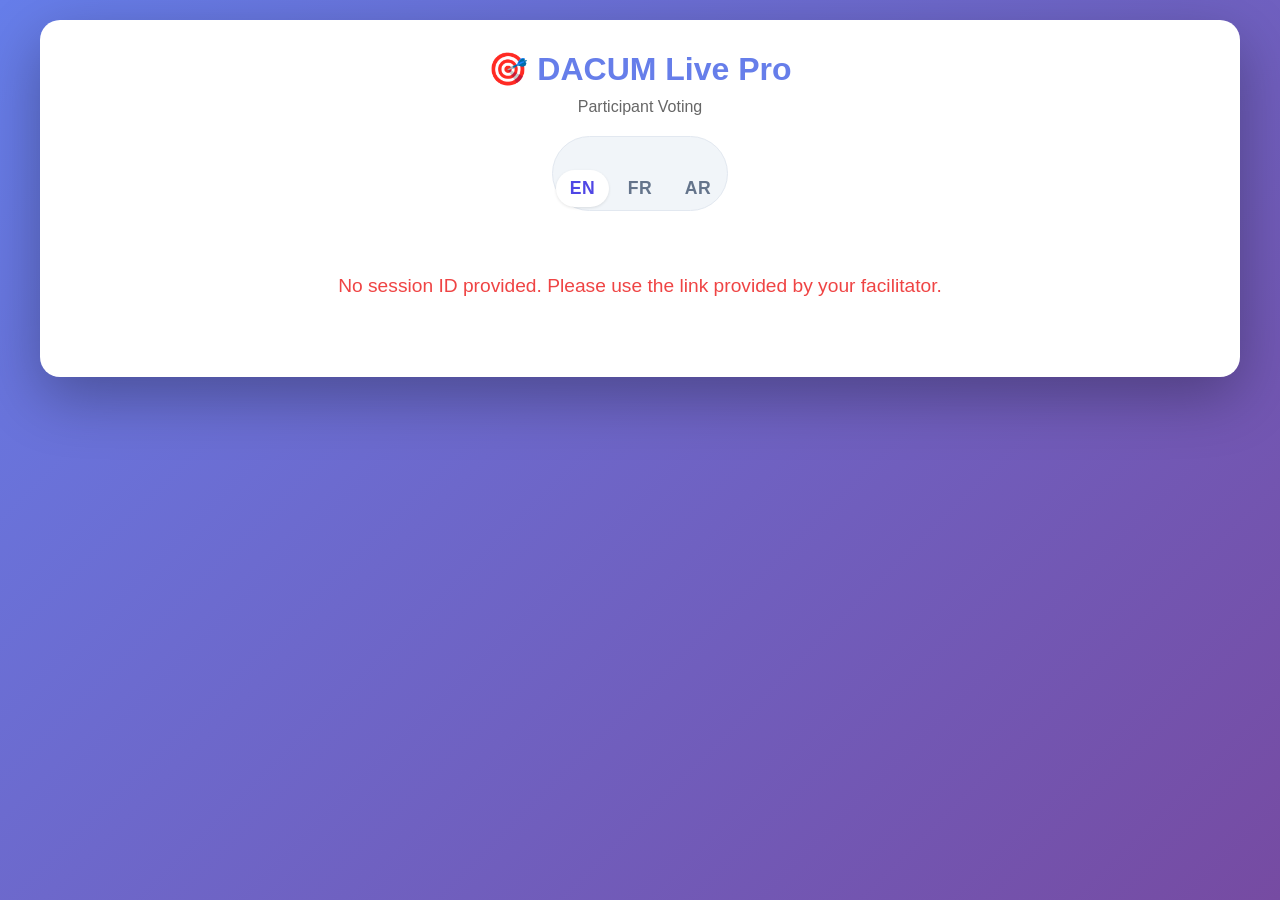
<file: DACUM_LiveWorkshop_Participant.html>
<!DOCTYPE html>
<html lang="en">
<head>
    <meta charset="UTF-8">
    <meta name="viewport" content="width=device-width, initial-scale=1.0">
    <title>DACUM Live Pro - Participant Voting</title>
    <style>
        * {
            margin: 0;
            padding: 0;
            box-sizing: border-box;
        }

        body {
            font-family: 'Segoe UI', Tahoma, Geneva, Verdana, sans-serif;
            background: linear-gradient(135deg, #667eea 0%, #764ba2 100%);
            min-height: 100vh;
            padding: 20px;
            padding-bottom: 100px;
        }

        .container {
            max-width: 1200px;
            margin: 0 auto;
            background-color: white;
            padding: 30px;
            border-radius: 20px;
            box-shadow: 0 20px 60px rgba(0,0,0,0.3);
        }

        h1 {
            color: #667eea;
            margin-bottom: 10px;
            font-size: 2em;
            text-align: center;
        }

        h2 {
            color: #2c3e50;
            font-size: 1.5em;
            margin: 20px 0 15px 0;
        }

        .info-box {
            background: #dbeafe;
            padding: 20px;
            border-radius: 8px;
            margin: 20px 0;
            border-left: 4px solid #3b82f6;
        }

        .info-box h3 {
            color: #1e40af;
            margin-bottom: 10px;
        }

        .info-box p {
            color: #1e3a8a;
            line-height: 1.6;
        }

        .duty-section {
            background: #f9fafb;
            padding: 20px;
            margin: 20px 0;
            border-radius: 12px;
            border-left: 4px solid #667eea;
            overflow-x: auto;
        }

        .duty-title {
            font-size: 1.2em;
            font-weight: 600;
            color: #667eea;
            margin-bottom: 15px;
        }

        .task-table {
            width: 100%;
            min-width: 800px;
            margin-top: 15px;
            border-collapse: separate;
            border-spacing: 0;
            background: white;
            border-radius: 8px;
            overflow: hidden;
            box-shadow: 0 2px 8px rgba(0,0,0,0.05);
        }

        .task-table thead {
            background: linear-gradient(135deg, #667eea 0%, #764ba2 100%);
            position: sticky;
            top: 0;
            z-index: 10;
        }

        .task-table th {
            color: white;
            font-weight: 600;
            padding: 12px 10px;
            text-align: center;
            font-size: 0.85em;
            border-right: 1px solid rgba(255,255,255,0.2);
        }

        .task-table th:first-child {
            text-align: left;
            padding-left: 15px;
        }

        .task-table th:last-child {
            border-right: none;
        }

        .task-table tbody tr {
            border-bottom: 1px solid #e5e7eb;
            transition: background-color 0.2s;
        }

        .task-table tbody tr:hover {
            background-color: #f9fafb;
        }

        .task-table tbody tr:last-child {
            border-bottom: none;
        }

        .task-table td {
            padding: 15px 10px;
            vertical-align: middle;
            border-right: 1px solid #e5e7eb;
        }

        .task-table td:last-child {
            border-right: none;
        }

        .task-cell {
            text-align: left;
            font-size: 0.95em;
            color: #374151;
            font-weight: 500;
            padding-left: 15px !important;
        }

        .rating-cell {
            text-align: center;
            padding: 10px 5px !important;
        }

        .rating-column {
            display: flex;
            flex-direction: row;
            justify-content: center;
            align-items: center;
            gap: 8px;
        }

        .rating-option {
            display: flex;
            align-items: center;
            gap: 6px;
            cursor: pointer;
        }

        .rating-option input[type="radio"] {
            width: 18px;
            height: 18px;
            cursor: pointer;
            margin: 0;
        }

        .rating-option label {
            font-size: 0.9em;
            font-weight: 600;
            color: #667eea;
            cursor: pointer;
            margin: 0;
            min-width: 12px;
        }

        .score-cell {
            text-align: center;
            font-weight: 700;
            font-size: 1.1em;
            color: #667eea;
        }

        .status-cell {
            text-align: center;
        }

        .status-badge {
            display: inline-block;
            padding: 6px 14px;
            border-radius: 20px;
            font-size: 0.8em;
            font-weight: 600;
        }

        .status-incomplete {
            background: #fee2e2;
            color: #991b1b;
        }

        .status-complete {
            background: #d1fae5;
            color: #065f46;
        }

        @media (max-width: 768px) {
            .container {
                padding: 15px;
            }

            .task-table {
                font-size: 0.85em;
            }

            .task-table th,
            .task-table td {
                padding: 8px 5px;
            }

            .task-cell {
                font-size: 0.85em;
                padding-left: 10px !important;
            }

            .rating-option {
                gap: 4px;
            }

            .rating-option input[type="radio"] {
                width: 16px;
                height: 16px;
            }

            .rating-option label {
                font-size: 0.85em;
            }
        }

        button {
            cursor: pointer;
            padding: 15px 30px;
            border: none;
            border-radius: 8px;
            font-weight: 600;
            font-size: 1.1em;
            transition: all 0.3s ease;
            width: 100%;
            margin-top: 30px;
        }

        button:hover:not(:disabled) {
            transform: translateY(-2px);
            box-shadow: 0 5px 15px rgba(0,0,0,0.2);
        }

        button:disabled {
            opacity: 0.5;
            cursor: not-allowed;
        }

        .btn-success {
            background: linear-gradient(135deg, #10b981 0%, #059669 100%);
            color: white;
        }

        .status {
            position: fixed;
            bottom: 20px;
            left: 50%;
            transform: translateX(-50%);
            padding: 15px 30px;
            border-radius: 12px;
            display: none;
            z-index: 1000;
            max-width: 90%;
            box-shadow: 0 10px 30px rgba(0,0,0,0.3);
        }

        .status.success {
            background: #d1fae5;
            border-left: 4px solid #10b981;
            color: #065f46;
            display: block;
        }

        .status.error {
            background: #fee2e2;
            border-left: 4px solid #ef4444;
            color: #991b1b;
            display: block;
        }

        /* Language switcher — three pills, one tap, active language
           always visible. Sized for a thumb on a phone. */
        #ptLangWrap {
            display: flex; justify-content: center; gap: 4px;
            margin: 0 auto 14px; padding: 3px; width: fit-content;
            background: #f1f5f9; border: 1px solid #e2e8f0; border-radius: 99px;
        }
        .pt-lang-btn {
            border: none; background: transparent; color: #64748b;
            font: 600 0.8em/1 inherit; letter-spacing: 0.03em;
            padding: 8px 14px; min-width: 44px; border-radius: 99px; cursor: pointer;
        }
        .pt-lang-btn.is-active { background: #fff; color: #4f46e5; box-shadow: 0 1px 3px rgba(0,0,0,.1); }

        /* RTL: mirror the layout, never the 0-3 scale. The rating
           columns read as an ordinal axis and a participant calling out
           numbers in a live room must not meet a reversed one. */
        /* This page is standalone — it loads no stylesheet from the
           app, so the @font-face in dacum-rtl.css never reaches it.
           Without this block the Arabic voting screen asked for Cairo
           and silently got a system fallback on every device.

           font-display: swap matters more here than anywhere else:
           participants open this on their own phones, on conference
           wifi, in the minute a facilitator is waiting to start. */
        @font-face {
            font-family: 'Cairo';
            src: url('fonts/Cairo.woff2') format('woff2-variations'),
                 url('fonts/Cairo.woff2') format('woff2');
            font-weight: 200 1000;
            font-style: normal;
            font-display: swap;
        }

        body.pt-rtl { direction: rtl; font-family: 'Cairo','Tajawal','Segoe UI',Tahoma,sans-serif; }
        body.pt-rtl .task-table { direction: rtl; }
        body.pt-rtl .task-cell { text-align: right; }
        body.pt-rtl .rating-column, body.pt-rtl .rating-cell { direction: ltr; }
        body.pt-rtl .info-box { text-align: right; }

        .loading {
            text-align: center;
            padding: 50px;
            color: #667eea;
            font-size: 1.2em;
        }
    </style>
</head>
<body>
    <div class="container">
        <h1>🎯 DACUM Live Pro</h1>
        <p style="text-align: center; color: #666; margin-bottom: 20px;" data-pt="subtitle">Participant Voting</p>

        <div id="ptLangWrap" role="group" aria-label="Language">
            <button type="button" class="pt-lang-btn" data-lang="en" onclick="setParticipantLang('en')">EN</button>
            <button type="button" class="pt-lang-btn" data-lang="fr" onclick="setParticipantLang('fr')">FR</button>
            <button type="button" class="pt-lang-btn" data-lang="ar" onclick="setParticipantLang('ar')">AR</button>
        </div>

        <div id="loadingSection" class="loading">
            <p data-pt="loading">Loading voting session…</p>
        </div>

        <div id="votingSection" style="display: none;">
            <div class="info-box">
                <h3>📋 <span data-pt="occupation">Occupation:</span> <span id="occupationTitle"></span></h3>
                <p><strong data-pt="jobTitle">Job Title:</strong> <span id="jobTitle"></span></p>
                <p style="margin-top: 10px;" data-pt="instructions">Rate each task on three dimensions (0-3). Your votes will be aggregated with other participants to determine training priorities.</p>
            </div>

            <div id="votingContainer">
                <!-- Voting tasks will be displayed here -->
            </div>

            <button class="btn-success" onclick="submitVotes()" id="btnSubmitVotes">
                <span data-pt="submit">✅ Submit All Votes</span>
            </button>
        </div>
    </div>

    <div id="statusMessage" class="status"></div>


    <script>
    /* ── Self-contained i18n ─────────────────────────────────────────
       Deliberately NOT loading translations.js. This page opens from a
       QR code on a participant's phone, frequently on strained
       conference wifi, and often as the only page of the app that
       device will ever fetch. A failed dictionary request here means a
       room full of people who cannot vote. Twenty strings inline
       always work.

       Language arrives in the link (&lang=ar) so participants need no
       setup; the switcher is there for anyone who wants otherwise. */
    const PT = {
      en: {
        subtitle: 'Participant Voting',
        loading: 'Loading voting session\u2026',
        occupation: 'Occupation:',
        jobTitle: 'Job Title:',
        instructions: 'Rate each task on three dimensions (0-3). Your votes will be aggregated with other participants to determine training priorities.',
        submit: '\u2705 Submit All Votes',
        thTask: 'Task', thImportance: 'Importance', thFrequency: 'Frequency',
        thDifficulty: 'Difficulty', thScore: 'Task Score', thStatus: 'Status',
        scaleImp: '(0=Not, 3=Critical)', scaleFreq: '(0=Rarely, 3=Daily)', scaleDiff: '(0=Easy, 3=Very)',
        complete: 'Completed', incomplete: 'Incomplete',
        closedTitle: '\u{1F512} Voting Session Closed',
        closedBody: 'Voting has been closed by the facilitator.',
        closedThanks: 'Thank you for your participation!',
        errNoSession: 'No session ID provided. Please use the link provided by your facilitator.',
        errLoadFailed: 'Failed to load voting session. Please check your link.',
        errLoading: 'Error loading session: {msg}',
        errClosed: 'Voting has been closed by the facilitator.',
        errIncomplete: 'Please complete all three ratings for at least one task',
        okSubmitted: '\u2705 Votes submitted successfully! Thank you for participating.',
        errSubmit: 'Error submitting votes: {msg}'
      },
      fr: {
        subtitle: 'Vote des participants',
        loading: 'Chargement de la session\u2026',
        occupation: 'M\u00e9tier :',
        jobTitle: 'Titre du poste :',
        instructions: '\u00c9valuez chaque t\u00e2che sur trois dimensions (0-3). Vos votes seront agr\u00e9g\u00e9s avec ceux des autres participants pour d\u00e9terminer les priorit\u00e9s de formation.',
        submit: '\u2705 Envoyer tous les votes',
        thTask: 'T\u00e2che', thImportance: 'Importance', thFrequency: 'Fr\u00e9quence',
        thDifficulty: 'Difficult\u00e9', thScore: 'Score', thStatus: 'Statut',
        scaleImp: '(0=Nulle, 3=Critique)', scaleFreq: '(0=Rare, 3=Quotidien)', scaleDiff: '(0=Facile, 3=Tr\u00e8s)',
        complete: 'Termin\u00e9', incomplete: 'Incomplet',
        closedTitle: '\u{1F512} Session de vote cl\u00f4tur\u00e9e',
        closedBody: 'Le vote a \u00e9t\u00e9 cl\u00f4tur\u00e9 par l\u2019animateur.',
        closedThanks: 'Merci de votre participation !',
        errNoSession: 'Aucun identifiant de session. Utilisez le lien fourni par votre animateur.',
        errLoadFailed: '\u00c9chec du chargement. V\u00e9rifiez votre lien.',
        errLoading: 'Erreur de chargement : {msg}',
        errClosed: 'Le vote a \u00e9t\u00e9 cl\u00f4tur\u00e9 par l\u2019animateur.',
        errIncomplete: 'Compl\u00e9tez les trois \u00e9valuations pour au moins une t\u00e2che',
        okSubmitted: '\u2705 Votes envoy\u00e9s. Merci de votre participation !',
        errSubmit: 'Erreur lors de l\u2019envoi : {msg}'
      },
      ar: {
        subtitle: '\u062a\u0635\u0648\u064a\u062a \u0627\u0644\u0645\u0634\u0627\u0631\u0643\u064a\u0646',
        loading: '\u062c\u0627\u0631\u064d \u062a\u062d\u0645\u064a\u0644 \u062c\u0644\u0633\u0629 \u0627\u0644\u062a\u0635\u0648\u064a\u062a\u2026',
        occupation: '\u0627\u0644\u0645\u0647\u0646\u0629:',
        jobTitle: '\u0627\u0633\u0645 \u0627\u0644\u0639\u0645\u0644:',
        instructions: '\u0642\u064a\u0651\u0645 \u0643\u0644 \u0645\u0647\u0645\u0629 \u0639\u0644\u0649 \u062b\u0644\u0627\u062b\u0629 \u0623\u0628\u0639\u0627\u062f (0-3). \u0648\u0633\u062a\u064f\u062c\u0645\u0651\u0639 \u0623\u0635\u0648\u0627\u062a\u0643 \u0645\u0639 \u0628\u0642\u064a\u0629 \u0627\u0644\u0645\u0634\u0627\u0631\u0643\u064a\u0646 \u0644\u062a\u062d\u062f\u064a\u062f \u0623\u0648\u0644\u0648\u064a\u0627\u062a \u0627\u0644\u062a\u062f\u0631\u064a\u0628.',
        submit: '\u2705 \u0625\u0631\u0633\u0627\u0644 \u062c\u0645\u064a\u0639 \u0627\u0644\u0623\u0635\u0648\u0627\u062a',
        thTask: '\u0627\u0644\u0645\u0647\u0645\u0629', thImportance: '\u0627\u0644\u0623\u0647\u0645\u064a\u0629', thFrequency: '\u0627\u0644\u062a\u0643\u0631\u0627\u0631',
        thDifficulty: '\u0627\u0644\u0635\u0639\u0648\u0628\u0629', thScore: '\u062f\u0631\u062c\u0629 \u0627\u0644\u0645\u0647\u0645\u0629', thStatus: '\u0627\u0644\u062d\u0627\u0644\u0629',
        scaleImp: '(0=\u063a\u064a\u0631 \u0645\u0647\u0645\u0629\u060c 3=\u062d\u0631\u062c\u0629)',
        scaleFreq: '(0=\u0646\u0627\u062f\u0631\u0627\u064b\u060c 3=\u064a\u0648\u0645\u064a\u0627\u064b)',
        scaleDiff: '(0=\u0633\u0647\u0644\u0629\u060c 3=\u0635\u0639\u0628\u0629 \u062c\u062f\u0627\u064b)',
        complete: '\u0645\u0643\u062a\u0645\u0644\u0629', incomplete: '\u063a\u064a\u0631 \u0645\u0643\u062a\u0645\u0644\u0629',
        closedTitle: '\u{1F512} \u0623\u064f\u063a\u0644\u0642\u062a \u062c\u0644\u0633\u0629 \u0627\u0644\u062a\u0635\u0648\u064a\u062a',
        closedBody: '\u0623\u063a\u0644\u0642 \u0627\u0644\u0645\u064f\u064a\u0633\u0651\u0631 \u0628\u0627\u0628 \u0627\u0644\u062a\u0635\u0648\u064a\u062a.',
        closedThanks: '\u0634\u0643\u0631\u0627\u064b \u0644\u0645\u0634\u0627\u0631\u0643\u062a\u0643!',
        errNoSession: '\u0644\u0645 \u064a\u064f\u0642\u062f\u0651\u0645 \u0645\u0639\u0631\u0651\u0641 \u0627\u0644\u062c\u0644\u0633\u0629. \u0627\u0633\u062a\u062e\u062f\u0645 \u0627\u0644\u0631\u0627\u0628\u0637 \u0627\u0644\u0630\u064a \u0632\u0648\u0651\u062f\u0643 \u0628\u0647 \u0627\u0644\u0645\u064f\u064a\u0633\u0651\u0631.',
        errLoadFailed: '\u062a\u0639\u0630\u0651\u0631 \u062a\u062d\u0645\u064a\u0644 \u062c\u0644\u0633\u0629 \u0627\u0644\u062a\u0635\u0648\u064a\u062a. \u062a\u062d\u0642\u0651\u0642 \u0645\u0646 \u0627\u0644\u0631\u0627\u0628\u0637.',
        errLoading: '\u062e\u0637\u0623 \u0641\u064a \u062a\u062d\u0645\u064a\u0644 \u0627\u0644\u062c\u0644\u0633\u0629: {msg}',
        errClosed: '\u0623\u063a\u0644\u0642 \u0627\u0644\u0645\u064f\u064a\u0633\u0651\u0631 \u0628\u0627\u0628 \u0627\u0644\u062a\u0635\u0648\u064a\u062a.',
        errIncomplete: '\u0623\u0643\u0645\u0650\u0644 \u0627\u0644\u062a\u0642\u064a\u064a\u0645\u0627\u062a \u0627\u0644\u062b\u0644\u0627\u062b\u0629 \u0644\u0645\u0647\u0645\u0629 \u0648\u0627\u062d\u062f\u0629 \u0639\u0644\u0649 \u0627\u0644\u0623\u0642\u0644',
        okSubmitted: '\u2705 \u0623\u064f\u0631\u0633\u0644\u062a \u0627\u0644\u0623\u0635\u0648\u0627\u062a \u0628\u0646\u062c\u0627\u062d! \u0634\u0643\u0631\u0627\u064b \u0644\u0645\u0634\u0627\u0631\u0643\u062a\u0643.',
        errSubmit: '\u062e\u0637\u0623 \u0641\u064a \u0625\u0631\u0633\u0627\u0644 \u0627\u0644\u0623\u0635\u0648\u0627\u062a: {msg}'
      }
    };

    let PLANG = 'en';

    function pt(k, vars) {
      let v = (PT[PLANG] && PT[PLANG][k] !== undefined) ? PT[PLANG][k] : PT.en[k];
      if (v === undefined) return k;
      if (vars) for (const n in vars) v = v.split('{' + n + '}').join(vars[n]);
      return v;
    }

    function setParticipantLang(code) {
      PLANG = PT[code] ? code : 'en';
      localStorage.setItem('dacum_pt_lang', PLANG);
      const rtl = (PLANG === 'ar');
      document.documentElement.lang = PLANG;
      document.documentElement.setAttribute('dir', rtl ? 'rtl' : 'ltr');
      document.body.classList.toggle('pt-rtl', rtl);

      document.querySelectorAll('[data-pt]').forEach(el => {
        el.textContent = pt(el.getAttribute('data-pt'));
      });
      document.querySelectorAll('.pt-lang-btn').forEach(b => {
        b.classList.toggle('is-active', b.getAttribute('data-lang') === PLANG);
      });

      /* The voting table is generated, so it has to be rebuilt. Votes
         live in participantVotes, not in the DOM, so nothing a
         participant has already selected is lost — the radios are
         re-checked from that object below. */
      if (typeof sessionData !== 'undefined' && sessionData &&
          document.getElementById('votingSection').style.display !== 'none') {
        renderVotingInterface(sessionData);
        restoreVotes();
      }
    }

    /* Re-tick the radios and recompute each row after a rebuild. */
    function restoreVotes() {
      Object.keys(participantVotes || {}).forEach(taskId => {
        const v = participantVotes[taskId] || {};
        ['importance', 'frequency', 'difficulty'].forEach(dim => {
          if (v[dim] === undefined) return;
          const el = document.querySelector(
            `input[name="${taskId}_${dim}"][value="${v[dim]}"]`);
          if (el) el.checked = true;
        });
        if (typeof updateTaskScore === 'function') updateTaskScore(taskId);
      });
    }
    </script>

    <script>
        // Backend API endpoint
        const API_BASE = 'https://live-session-backend-production.up.railway.app/api';
        
        // Participant voting data
        let participantVotes = {};
        let sessionId = null;
        let sessionData = null;
        
        // Show status message
        function showStatus(message, type = 'info') {
            const statusEl = document.getElementById('statusMessage');
            statusEl.textContent = message;
            statusEl.className = `status ${type}`;
            setTimeout(() => {
                statusEl.className = 'status';
            }, 5000);
        }
        
        // Load session data
        async function loadSession(sessionId) {
            try {
                const response = await fetch(`${API_BASE}/get-session/${sessionId}`);
                
                if (!response.ok) {
                    throw new Error(`HTTP error! status: ${response.status}`);
                }
                
                const result = await response.json();
                
                if (result.success) {
                    sessionData = result.data;
                    
                    // Check localStorage flag first
                    if (localStorage.getItem('dacumVotingClosed_' + sessionId) === 'true') {
                        document.getElementById('loadingSection').style.display = 'none';
                        document.getElementById('votingSection').innerHTML = `
                            <div style="text-align: center; padding: 40px; background: #fee2e2; border-radius: 12px; border: 2px solid #ef4444;">
                                <h2 style="color: #991b1b; margin-bottom: 15px;">${pt('closedTitle')}</h2>
                                <p style="color: #7f1d1d; font-size: 1.1em;">${pt('closedBody')}</p>
                                <p style="color: #7f1d1d; margin-top: 15px;">${pt('closedThanks')}</p>
                            </div>
                        `;
                        document.getElementById('votingSection').style.display = 'block';
                        return;
                    }
                    
                    // Check if session is closed
                    if (sessionData.closed) {
                document.getElementById('loadingSection').style.display = 'none';
                document.getElementById('votingSection').innerHTML = `
                    <div style="text-align: center; padding: 40px; background: #fee2e2; border-radius: 12px; border: 2px solid #ef4444;">
                        <h2 style="color: #991b1b; margin-bottom: 15px;">${pt('closedTitle')}</h2>
                        <p style="color: #7f1d1d; font-size: 1.1em;">${pt('closedBody')}</p>
                        <p style="color: #7f1d1d; margin-top: 15px;">${pt('closedThanks')}</p>
                    </div>
                `;
                document.getElementById('votingSection').style.display = 'block';
                return;
            }
            
                    renderVotingInterface(sessionData);
                    document.getElementById('loadingSection').style.display = 'none';
                    document.getElementById('votingSection').style.display = 'block';
                } else {
                    throw new Error(result.error || 'Failed to load session');
                }
                
            } catch (error) {
                console.error('Error loading session:', error);
                showStatus(pt('errLoading', { msg: error.message }), 'error');
                document.getElementById('loadingSection').innerHTML = `<p style="color: #ef4444;">${pt('errLoadFailed')}</p>`;
            }
        }
        
        // Render voting interface
        function renderVotingInterface(sessionData) {
            document.getElementById('occupationTitle').textContent = sessionData.occupation;
            document.getElementById('jobTitle').textContent = sessionData.jobTitle;
            
            const container = document.getElementById('votingContainer');
            container.innerHTML = '';
            
            let taskCounter = 1;
            
            Object.keys(sessionData.duties).forEach(dutyId => {
                const duty = sessionData.duties[dutyId];
                
                const dutySection = document.createElement('div');
                dutySection.className = 'duty-section';
                
                let html = `<div class="duty-title">${escapeHtml(duty.title)}</div>`;
                
                html += `
                    <table class="task-table">
                        <thead>
                            <tr>
                                <th style="width: 35%;">${pt('thTask')}</th>
                                <th style="width: 13%;">${pt('thImportance')}<br><span style="font-size: 0.75em; font-weight: 400;">${pt('scaleImp')}</span></th>
                                <th style="width: 13%;">${pt('thFrequency')}<br><span style="font-size: 0.75em; font-weight: 400;">${pt('scaleFreq')}</span></th>
                                <th style="width: 13%;">${pt('thDifficulty')}<br><span style="font-size: 0.75em; font-weight: 400;">${pt('scaleDiff')}</span></th>
                                <th style="width: 13%;">${pt('thScore')}</th>
                                <th style="width: 13%;">${pt('thStatus')}</th>
                            </tr>
                        </thead>
                        <tbody>
                `;
                
                duty.tasks.forEach(task => {
                    html += `
                        <tr id="task_row_${task.id}">
                            <td class="task-cell">${taskCounter}. ${escapeHtml(task.text)}</td>
                            
                            <td class="rating-cell">
                                <div class="rating-column">
                                    ${[0, 1, 2, 3].map(val => `
                                        <div class="rating-option">
                                            <input type="radio" 
                                                   id="${task.id}_imp_${val}"
                                                   name="${task.id}_importance" 
                                                   value="${val}"
                                                   onchange="recordVote('${task.id}', 'importance', ${val})">
                                            <label for="${task.id}_imp_${val}">${val}</label>
                                        </div>
                                    `).join('')}
                                </div>
                            </td>
                            
                            <td class="rating-cell">
                                <div class="rating-column">
                                    ${[0, 1, 2, 3].map(val => `
                                        <div class="rating-option">
                                            <input type="radio" 
                                                   id="${task.id}_freq_${val}"
                                                   name="${task.id}_frequency" 
                                                   value="${val}"
                                                   onchange="recordVote('${task.id}', 'frequency', ${val})">
                                            <label for="${task.id}_freq_${val}">${val}</label>
                                        </div>
                                    `).join('')}
                                </div>
                            </td>
                            
                            <td class="rating-cell">
                                <div class="rating-column">
                                    ${[0, 1, 2, 3].map(val => `
                                        <div class="rating-option">
                                            <input type="radio" 
                                                   id="${task.id}_diff_${val}"
                                                   name="${task.id}_difficulty" 
                                                   value="${val}"
                                                   onchange="recordVote('${task.id}', 'difficulty', ${val})">
                                            <label for="${task.id}_diff_${val}">${val}</label>
                                        </div>
                                    `).join('')}
                                </div>
                            </td>
                            
                            <td class="score-cell" id="score_${task.id}">—</td>
                            
                            <td class="status-cell">
                                <span class="status-badge status-incomplete" id="status_${task.id}">${pt('incomplete')}</span>
                            </td>
                        </tr>
                    `;
                    taskCounter++;
                });
                
                html += `
                        </tbody>
                    </table>
                `;
                
                dutySection.innerHTML = html;
                container.appendChild(dutySection);
            });
        }
        
        // Record a vote
        function recordVote(taskId, dimension, value) {
            if (!participantVotes[taskId]) {
                participantVotes[taskId] = {};
            }
            participantVotes[taskId][dimension] = parseInt(value);
            
            // Update task score and status
            updateTaskDisplay(taskId);
        }
        
        // Update task score and status badge
        function updateTaskDisplay(taskId) {
            const vote = participantVotes[taskId];
            const scoreElement = document.getElementById('score_' + taskId);
            const statusElement = document.getElementById('status_' + taskId);
            
            if (!scoreElement || !statusElement) return;
            
            const hasImportance = vote && vote.importance !== undefined;
            const hasFrequency = vote && vote.frequency !== undefined;
            const hasDifficulty = vote && vote.difficulty !== undefined;
            
            if (hasImportance && hasFrequency && hasDifficulty) {
                // Calculate total score
                const totalScore = vote.importance + vote.frequency + vote.difficulty;
                scoreElement.textContent = totalScore;
                
                // Update status badge to complete
                statusElement.textContent = pt('complete');
                statusElement.className = 'status-badge status-complete';
            } else {
                // Incomplete
                scoreElement.textContent = '—';
                statusElement.textContent = pt('incomplete');
                statusElement.className = 'status-badge status-incomplete';
            }
        }
        
        // Submit all votes
        async function submitVotes() {
            // Check localStorage flag first
            if (localStorage.getItem('dacumVotingClosed_' + sessionId) === 'true') {
                showStatus(pt('errClosed'), 'error');
                document.getElementById('btnSubmitVotes').disabled = true;
                return;
            }
            
            // Filter to only fully completed tasks
            const completedVotes = {};
            Object.keys(participantVotes).forEach(taskId => {
                const vote = participantVotes[taskId];
                if (vote.importance !== undefined && vote.frequency !== undefined && vote.difficulty !== undefined) {
                    completedVotes[taskId] = vote;
                }
            });
            
            // Validate that at least one task is fully rated
            if (Object.keys(completedVotes).length === 0) {
                showStatus(pt('errIncomplete'), 'error');
                return;
            }
            

            // Check if session is still open before submitting
            try {
                const checkResponse = await fetch(`${API_BASE}/get-session/${sessionId}`);
                const checkResult = await checkResponse.json();
                
                if (checkResult.success && checkResult.data.closed) {
                    showStatus(pt('errClosed'), 'error');
                    return;
                }
            } catch (error) {
                console.error('Error checking session status:', error);
            }
            
            // Submit only completed votes to backend
            try {
                const response = await fetch(`${API_BASE}/submit-vote`, {
                    method: 'POST',
                    headers: {
                        'Content-Type': 'application/json'
                    },
                    body: JSON.stringify({
                        sessionId: sessionId,
                        votes: completedVotes
                    })
                });
                
                if (!response.ok) {
                    throw new Error(`HTTP error! status: ${response.status}`);
                }
                
                const result = await response.json();
                
                if (result.success) {
                    showStatus(pt('okSubmitted'), 'success');
                    document.getElementById('btnSubmitVotes').disabled = true;
                    document.getElementById('votingContainer').style.opacity = '0.5';
                } else {
                    throw new Error(result.error || 'Failed to submit votes');
                }
                
            } catch (error) {
                console.error('Error submitting votes:', error);
                showStatus(pt('errSubmit', { msg: error.message }), 'error');
            }
        }
        
        // Escape HTML
        function escapeHtml(text) {
            const div = document.createElement('div');
            div.textContent = text;
            return div.innerHTML;
        }
        
        // Initialize on page load
        window.addEventListener('DOMContentLoaded', function() {
            const urlParams = new URLSearchParams(window.location.search);
            sessionId = urlParams.get('lwsession');

            /* Precedence: an explicit choice this participant already
               made on this device wins, then the language the
               facilitator put in the link, then English. Storing their
               choice matters because a participant who switches to
               Arabic and later re-scans the QR code should not be
               dragged back to the facilitator's language. */
            setParticipantLang(
              localStorage.getItem('dacum_pt_lang') ||
              urlParams.get('lang') ||
              'en'
            );

            if (sessionId) {
                loadSession(sessionId);
            } else {
                document.getElementById('loadingSection').innerHTML = `<p style="color: #ef4444;">${pt('errNoSession')}</p>`;
            }
        });
    </script>
</body>
</html>
</file>
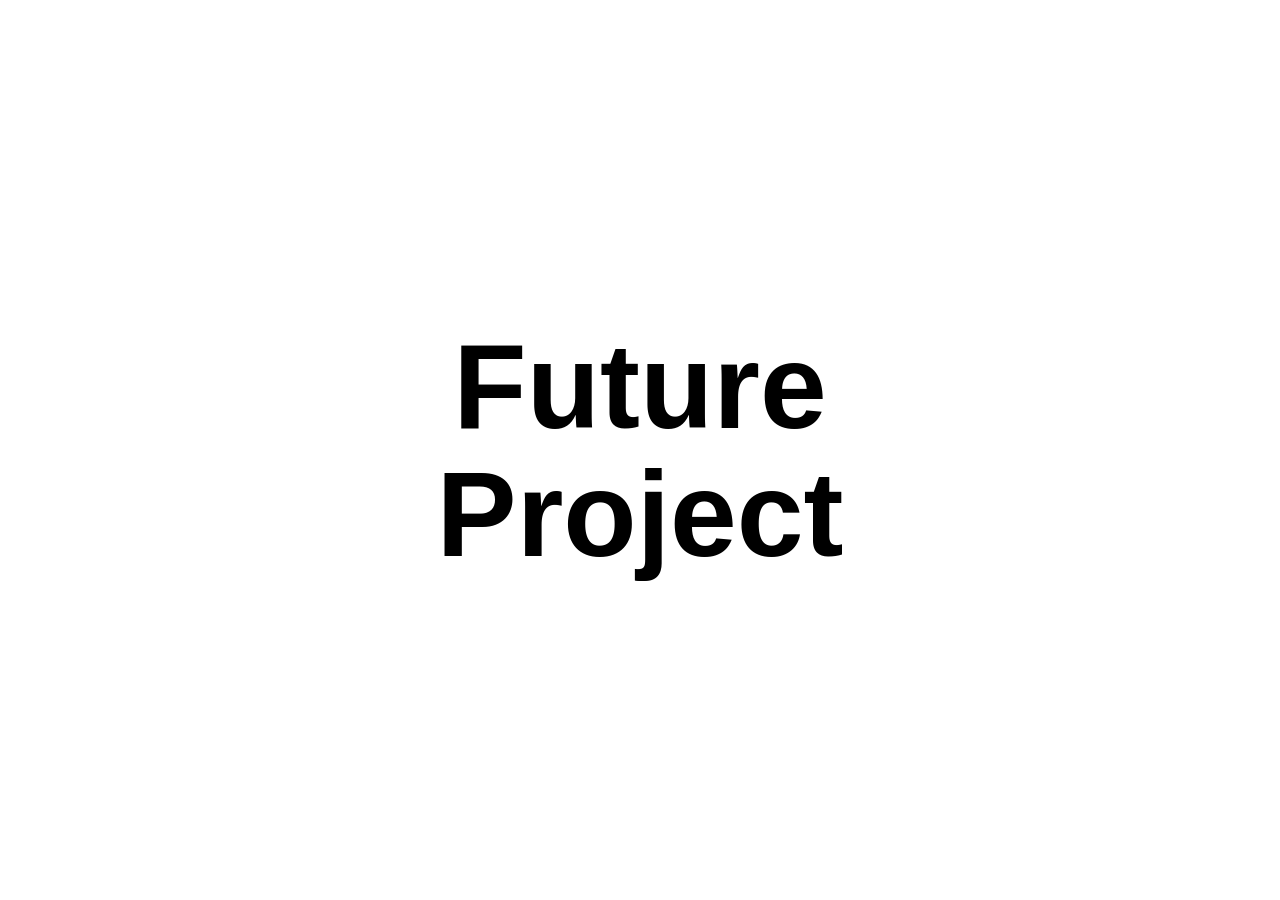
<file: Module_Builder.html>
<!DOCTYPE html>
<html lang="ar" dir="rtl">
<head>
<meta charset="utf-8">
<meta name="viewport" content="width=device-width, initial-scale=1">
<title>Future Project</title>
<style>
  html, body { height: 100%; margin: 0; }
  body {
    background: #fff;
    color: #000;
    font-family: "Segoe Fluent Icons", "Segoe UI", Arial, sans-serif;
    display: flex;
    align-items: center;
    justify-content: center;
    padding: 40px 20px;
    box-sizing: border-box;
  }
  .page { text-align: center; direction: rtl; }
  .page p {
    direction: ltr;
    font-weight: bold;
    font-size: 120px;      /* 90pt */
    line-height: 1.07;
    margin: 0;
  }
  @media (max-width: 700px) {
    .page p { font-size: 16vw; }
  }
</style>
</head>
<body>
  <div class="page">
    <p>Future</p>
    <p>Project</p>
  </div>
</body>
</html>
</file>
